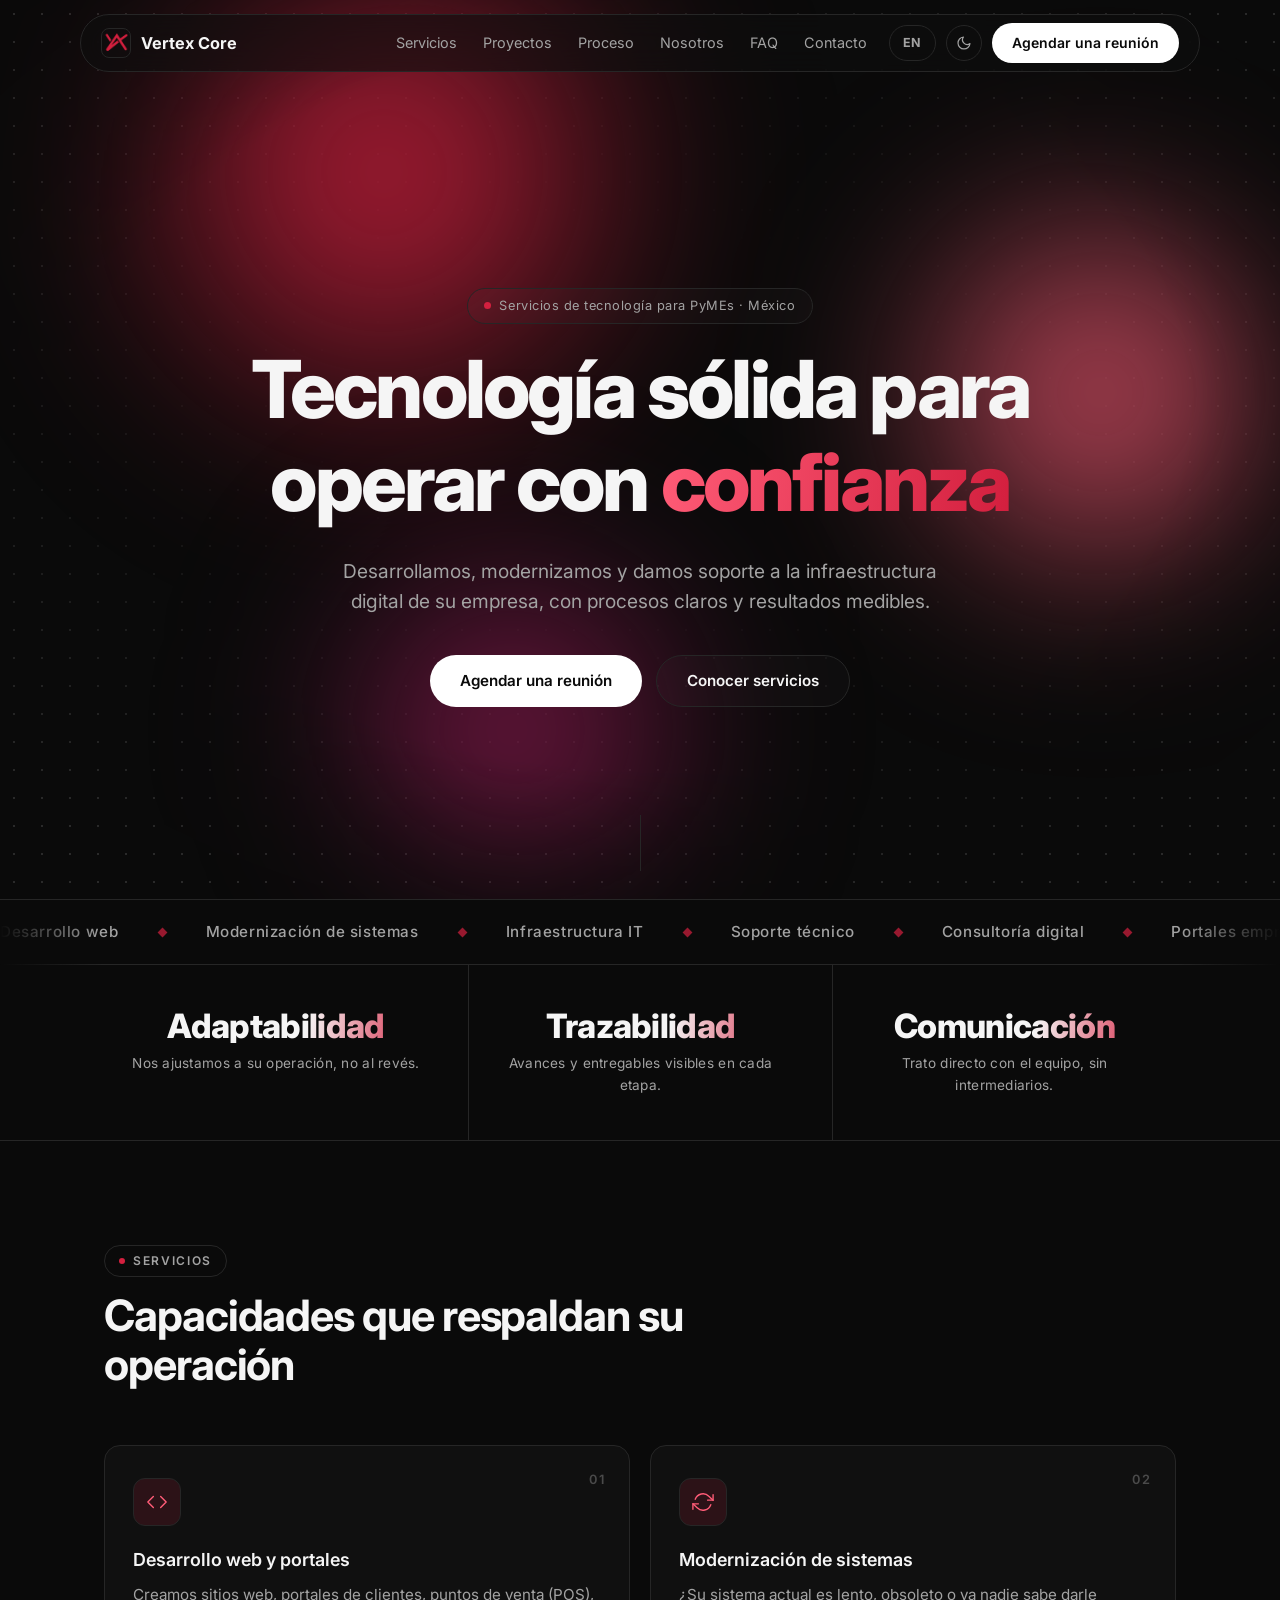
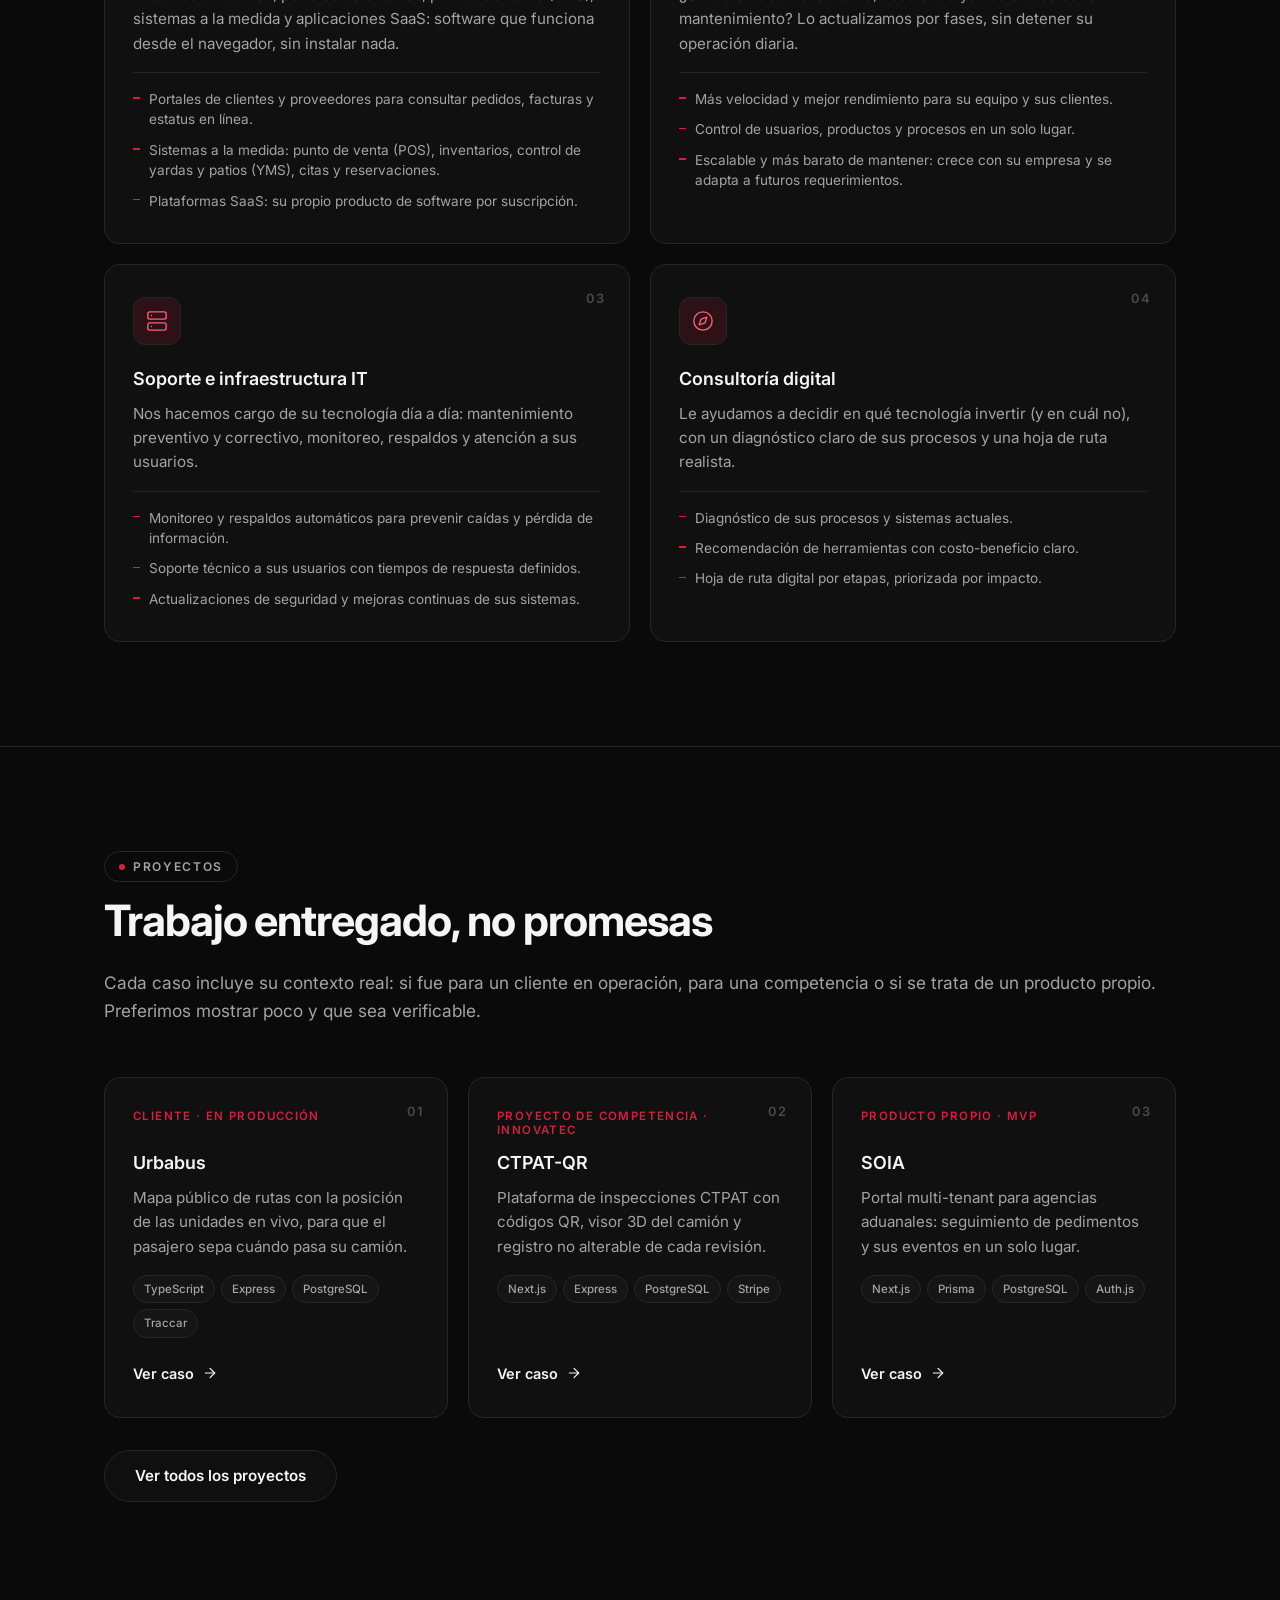
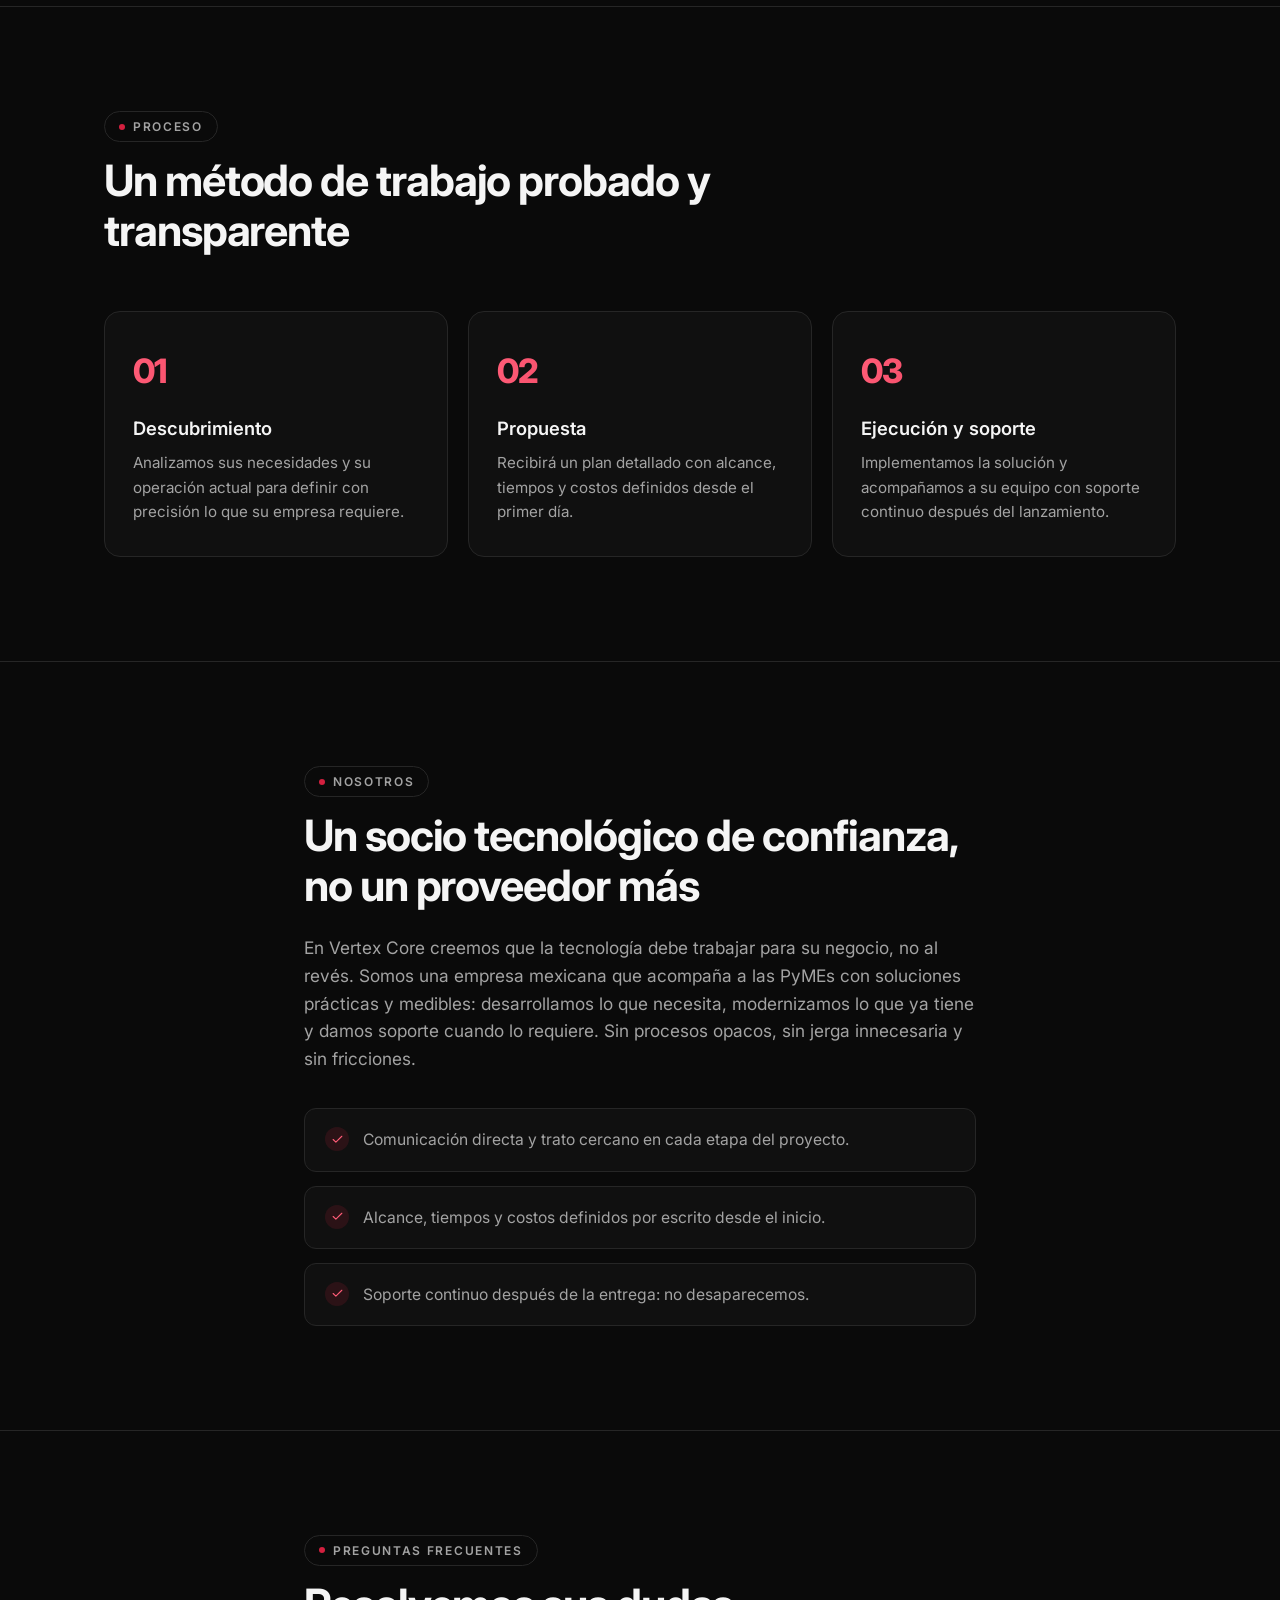
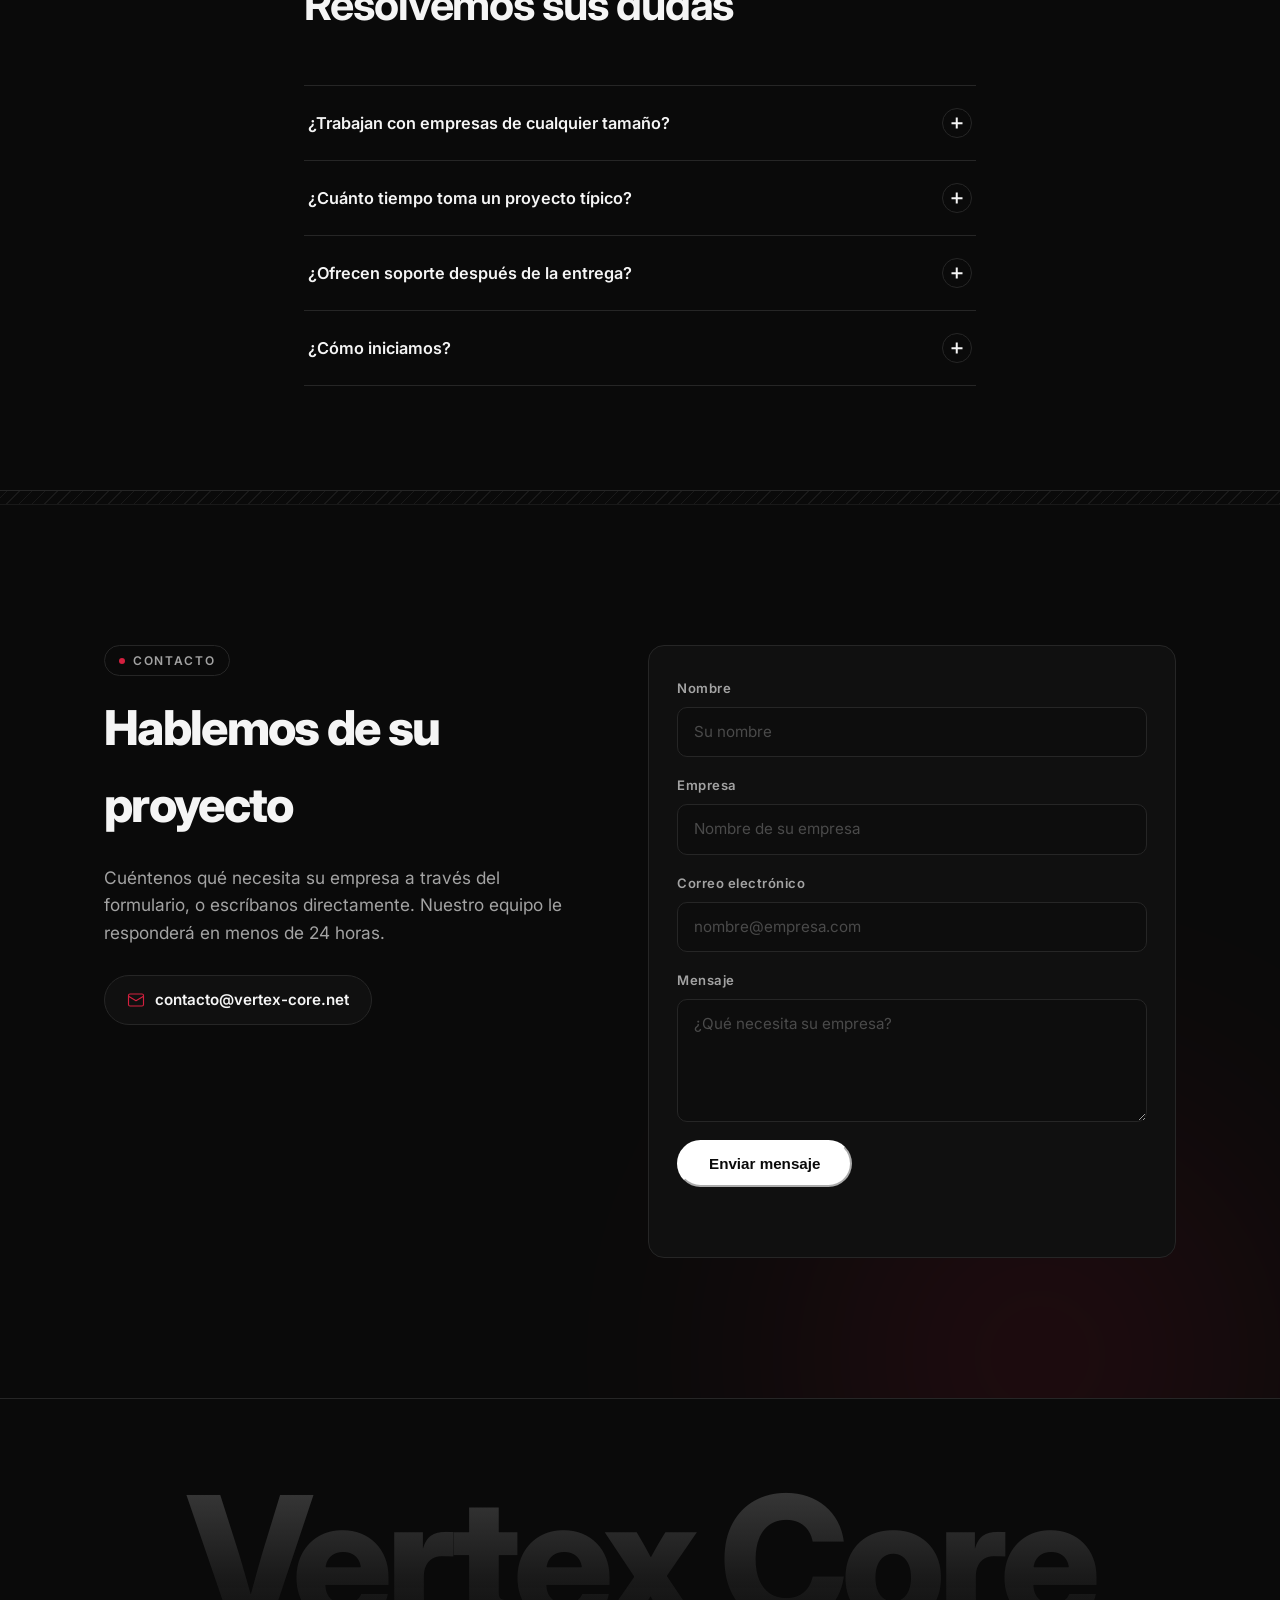
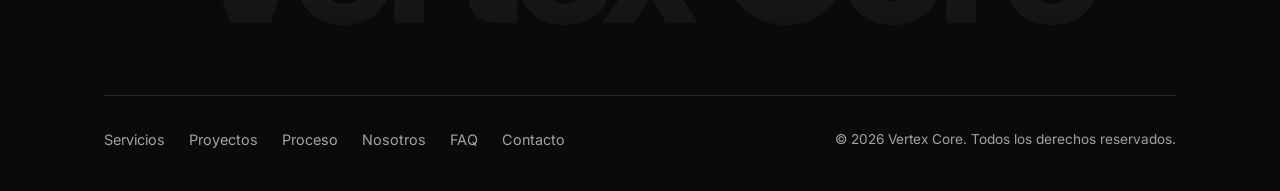
<file: index.html>
<!DOCTYPE html>
<html lang="es-MX" data-theme="dark">
<head>
  <meta charset="UTF-8" />
  <meta name="viewport" content="width=device-width, initial-scale=1.0" />

  <!-- Aplica el tema guardado antes de pintar (evita parpadeo) -->
  <script>
    document.documentElement.dataset.theme =
      localStorage.getItem("vc-theme") || "dark";
  </script>

  <!-- Verificación de Google Search Console -->
  <meta name="google-site-verification" content="jaWCtbLN-kDhNY8zZSbaZJ_0RAD1infKfPWl3jXxiXE" />

  <!-- SEO básico -->
  <title>Vertex Core — Tecnología sólida para operar con confianza</title>
  <meta name="description" id="metaDesc" content="Vertex Core: desarrollo web, modernización de sistemas, soporte e infraestructura digital para PyMEs en México. Procesos claros y resultados medibles." />
  <link rel="canonical" href="https://vertex-core.net/" />

  <!-- Open Graph -->
  <meta property="og:type" content="website" />
  <meta property="og:url" content="https://vertex-core.net/" />
  <meta property="og:title" content="Vertex Core — Tecnología sólida para operar con confianza" />
  <meta property="og:description" content="Desarrollo web, modernización y soporte IT para PyMEs en México." />
  <meta property="og:image" content="https://vertex-core.net/og-image.png" />
  <meta property="og:locale" content="es_MX" />

  <!-- Twitter / X -->
  <meta name="twitter:card" content="summary_large_image" />
  <meta name="twitter:title" content="Vertex Core — Tecnología sólida para operar con confianza" />
  <meta name="twitter:description" content="Desarrollo web, modernización y soporte IT para PyMEs en México." />
  <meta name="twitter:image" content="https://vertex-core.net/og-image.png" />

  <!-- Datos estructurados para buscadores (schema.org) -->
  <script type="application/ld+json">
  {
    "@context": "https://schema.org",
    "@type": "ProfessionalService",
    "name": "Vertex Core",
    "url": "https://vertex-core.net/",
    "logo": "https://vertex-core.net/logo-128.png",
    "description": "Desarrollo web, modernización de sistemas, soporte e infraestructura digital para PyMEs en México.",
    "email": "contacto@vertex-core.net",
    "areaServed": "MX",
    "knowsLanguage": ["es", "en"]
  }
  </script>

  <!-- Favicon: logo de Vertex Core -->
  <link rel="icon" type="image/png" href="favicon.png" />

  <!-- Tipografía: Inter desde Google Fonts -->
  <link rel="preconnect" href="https://fonts.googleapis.com" />
  <link rel="preconnect" href="https://fonts.gstatic.com" crossorigin />
  <link href="https://fonts.googleapis.com/css2?family=Inter:wght@400;500;600;700;800&display=swap" rel="stylesheet" />

  <link rel="stylesheet" href="styles.css" />
</head>
<body>

  <!-- Velo superior: desvanece (blur progresivo) el contenido que pasa bajo la nav -->
  <div class="nav-fade" id="navFade" aria-hidden="true"></div>

  <!-- ============ NAVEGACIÓN FLOTANTE ============ -->
  <header class="nav" id="nav">
    <div class="nav__inner">
      <a href="#inicio" class="nav__logo" aria-label="Vertex Core — inicio">
        <img src="logo-128.png" alt="" class="nav__logo-mark" width="30" height="30" />
        <span class="nav__logo-text">Vertex Core</span>
      </a>

      <div class="nav__right">
        <nav class="nav__links" aria-label="Navegación principal">
          <a href="#servicios" data-i18n="nav.services">Servicios</a>
          <a href="#proyectos" data-i18n="nav.projects">Proyectos</a>
          <a href="#proceso" data-i18n="nav.process">Proceso</a>
          <a href="#nosotros" data-i18n="nav.about">Nosotros</a>
          <a href="#faq" data-i18n="nav.faq">FAQ</a>
          <a href="#contacto" data-i18n="nav.contact">Contacto</a>
        </nav>

        <!-- Toggle de idioma -->
        <button class="icon-btn icon-btn--lang" id="langToggle" aria-label="Switch to English">EN</button>

        <!-- Toggle de tema claro/oscuro -->
        <button class="icon-btn" id="themeToggle" aria-label="Cambiar tema">
          <svg class="icon-moon" viewBox="0 0 24 24" fill="none" stroke="currentColor" stroke-width="1.8" stroke-linecap="round" stroke-linejoin="round" aria-hidden="true"><path d="M21 12.79A9 9 0 1 1 11.21 3 7 7 0 0 0 21 12.79z"/></svg>
          <svg class="icon-sun" viewBox="0 0 24 24" fill="none" stroke="currentColor" stroke-width="1.8" stroke-linecap="round" stroke-linejoin="round" aria-hidden="true"><circle cx="12" cy="12" r="4"/><line x1="12" y1="2" x2="12" y2="4"/><line x1="12" y1="20" x2="12" y2="22"/><line x1="4.93" y1="4.93" x2="6.34" y2="6.34"/><line x1="17.66" y1="17.66" x2="19.07" y2="19.07"/><line x1="2" y1="12" x2="4" y2="12"/><line x1="20" y1="12" x2="22" y2="12"/><line x1="4.93" y1="19.07" x2="6.34" y2="17.66"/><line x1="17.66" y1="6.34" x2="19.07" y2="4.93"/></svg>
        </button>

        <a href="#contacto" class="btn btn--primary btn--sm nav__cta" data-i18n="nav.cta">Agendar una reunión</a>
      </div>

      <!-- Botón menú móvil -->
      <button class="nav__toggle" id="navToggle" aria-label="Abrir menú" aria-expanded="false">
        <span></span><span></span>
      </button>
    </div>

    <!-- Menú móvil desplegable -->
    <div class="nav__mobile" id="navMobile">
      <a href="#servicios" data-i18n="nav.services">Servicios</a>
      <a href="#proyectos" data-i18n="nav.projects">Proyectos</a>
      <a href="#proceso" data-i18n="nav.process">Proceso</a>
      <a href="#nosotros" data-i18n="nav.about">Nosotros</a>
      <a href="#faq" data-i18n="nav.faq">FAQ</a>
      <a href="#contacto" data-i18n="nav.contact">Contacto</a>
      <a href="#contacto" class="btn btn--primary" data-i18n="nav.cta">Agendar una reunión</a>
    </div>
  </header>

  <main id="inicio">

    <!-- ============ HERO ============ -->
    <section class="hero">
      <!-- Fondo: retícula de puntos + aurora suave con efecto "breath" -->
      <div class="hero__grid" id="heroGrid" aria-hidden="true"></div>
      <div class="hero__aurora" aria-hidden="true">
        <div class="hero__aurora-blob hero__aurora-blob--1"></div>
        <div class="hero__aurora-blob hero__aurora-blob--2"></div>
        <div class="hero__aurora-blob hero__aurora-blob--3"></div>
      </div>

      <div class="container hero__content">
        <!-- Entrada animada: cada línea sube y aparece al cargar -->
        <p class="hero__eyebrow anim-load" style="--ad: 0.1s">
          <span class="hero__eyebrow-dot"></span><span data-i18n="hero.eyebrow">Servicios de tecnología para PyMEs · México</span>
        </p>
        <h1 class="hero__title">
          <span class="line"><span class="line__inner" style="--ad: 0.25s" data-i18n="hero.l1">Tecnología sólida para</span></span>
          <span class="line"><span class="line__inner" style="--ad: 0.4s" data-i18n-html="hero.l2">operar con <span class="text-gradient">confianza</span></span></span>
        </h1>
        <p class="hero__subtitle anim-load" style="--ad: 0.6s" data-i18n="hero.subtitle">
          Desarrollamos, modernizamos y damos soporte a la infraestructura
          digital de su empresa, con procesos claros y resultados medibles.
        </p>
        <div class="hero__actions anim-load" style="--ad: 0.75s">
          <a href="#contacto" class="btn btn--primary" data-i18n="hero.cta1">Agendar una reunión</a>
          <a href="#servicios" class="btn btn--secondary" data-i18n="hero.cta2">Conocer servicios</a>
        </div>
      </div>

      <!-- Indicador de scroll -->
      <div class="hero__scroll anim-load" style="--ad: 1.1s" aria-hidden="true">
        <span class="hero__scroll-line"></span>
      </div>
    </section>

    <!-- ============ MARQUESINA DE ESPECIALIDADES ============ -->
    <div class="marquee" aria-hidden="true">
      <div class="marquee__track">
        <!-- El contenido se duplica para lograr el desplazamiento infinito -->
        <span data-i18n="mq.1">Desarrollo web</span><i></i>
        <span data-i18n="mq.2">Modernización de sistemas</span><i></i>
        <span data-i18n="mq.3">Infraestructura IT</span><i></i>
        <span data-i18n="mq.4">Soporte técnico</span><i></i>
        <span data-i18n="mq.5">Consultoría digital</span><i></i>
        <span data-i18n="mq.6">Portales empresariales</span><i></i>
        <span data-i18n="mq.1">Desarrollo web</span><i></i>
        <span data-i18n="mq.2">Modernización de sistemas</span><i></i>
        <span data-i18n="mq.3">Infraestructura IT</span><i></i>
        <span data-i18n="mq.4">Soporte técnico</span><i></i>
        <span data-i18n="mq.5">Consultoría digital</span><i></i>
        <span data-i18n="mq.6">Portales empresariales</span><i></i>
      </div>
    </div>

    <!-- ============ PILARES ============ -->
    <section class="metrics">
      <div class="container grid grid--metrics">
        <div class="metric reveal">
          <p class="metric__value metric__value--word" data-i18n="pillars.1t">Adaptabilidad</p>
          <p class="metric__label" data-i18n="pillars.1d">Nos ajustamos a su operación, no al revés.</p>
        </div>
        <div class="metric reveal">
          <p class="metric__value metric__value--word" data-i18n="pillars.2t">Trazabilidad</p>
          <p class="metric__label" data-i18n="pillars.2d">Avances y entregables visibles en cada etapa.</p>
        </div>
        <div class="metric reveal">
          <p class="metric__value metric__value--word" data-i18n="pillars.3t">Comunicación</p>
          <p class="metric__label" data-i18n="pillars.3d">Trato directo con el equipo, sin intermediarios.</p>
        </div>
      </div>
    </section>

    <!-- ============ SERVICIOS ============ -->
    <section class="section" id="servicios">
      <div class="container">
        <div class="section__head reveal">
          <p class="section__label" data-i18n="services.label">Servicios</p>
          <h2 class="section__title title-reveal">
            <span class="line"><span class="line__inner line__inner--scroll" data-i18n="services.title">Capacidades que respaldan su operación</span></span>
          </h2>
        </div>

        <div class="grid grid--services">
          <article class="card reveal">
            <span class="card__number">01</span>
            <div class="card__icon" aria-hidden="true">
              <svg viewBox="0 0 24 24" fill="none" stroke="currentColor" stroke-width="1.5" stroke-linecap="round" stroke-linejoin="round"><polyline points="16 18 22 12 16 6"/><polyline points="8 6 2 12 8 18"/></svg>
            </div>
            <h3 class="card__title" data-i18n="services.1t">Desarrollo web y portales</h3>
            <p class="card__text" data-i18n="services.1d">Creamos sitios web, portales de clientes, puntos de venta (POS), sistemas a la medida y aplicaciones SaaS: software que funciona desde el navegador, sin instalar nada.</p>
            <ul class="card__list">
              <li data-i18n="services.1l1">Portales de clientes y proveedores para consultar pedidos, facturas y estatus en línea.</li>
              <li data-i18n="services.1l2">Sistemas a la medida: punto de venta (POS), inventarios, control de yardas y patios (YMS), citas y reservaciones.</li>
              <li data-i18n="services.1l3">Plataformas SaaS: su propio producto de software por suscripción.</li>
            </ul>
          </article>

          <article class="card reveal">
            <span class="card__number">02</span>
            <div class="card__icon" aria-hidden="true">
              <svg viewBox="0 0 24 24" fill="none" stroke="currentColor" stroke-width="1.5" stroke-linecap="round" stroke-linejoin="round"><polyline points="23 4 23 10 17 10"/><polyline points="1 20 1 14 7 14"/><path d="M3.51 9a9 9 0 0 1 14.85-3.36L23 10M1 14l4.64 4.36A9 9 0 0 0 20.49 15"/></svg>
            </div>
            <h3 class="card__title" data-i18n="services.2t">Modernización de sistemas</h3>
            <p class="card__text" data-i18n="services.2d">¿Su sistema actual es lento, obsoleto o ya nadie sabe darle mantenimiento? Lo actualizamos por fases, sin detener su operación diaria.</p>
            <ul class="card__list">
              <li data-i18n="services.2l1">Más velocidad y mejor rendimiento para su equipo y sus clientes.</li>
              <li data-i18n="services.2l2">Control de usuarios, productos y procesos en un solo lugar.</li>
              <li data-i18n="services.2l3">Escalable y más barato de mantener: crece con su empresa y se adapta a futuros requerimientos.</li>
            </ul>
          </article>

          <article class="card reveal">
            <span class="card__number">03</span>
            <div class="card__icon" aria-hidden="true">
              <svg viewBox="0 0 24 24" fill="none" stroke="currentColor" stroke-width="1.5" stroke-linecap="round" stroke-linejoin="round"><rect x="2" y="2" width="20" height="8" rx="2"/><rect x="2" y="14" width="20" height="8" rx="2"/><line x1="6" y1="6" x2="6.01" y2="6"/><line x1="6" y1="18" x2="6.01" y2="18"/></svg>
            </div>
            <h3 class="card__title" data-i18n="services.3t">Soporte e infraestructura IT</h3>
            <p class="card__text" data-i18n="services.3d">Nos hacemos cargo de su tecnología día a día: mantenimiento preventivo y correctivo, monitoreo, respaldos y atención a sus usuarios.</p>
            <ul class="card__list">
              <li data-i18n="services.3l1">Monitoreo y respaldos automáticos para prevenir caídas y pérdida de información.</li>
              <li data-i18n="services.3l2">Soporte técnico a sus usuarios con tiempos de respuesta definidos.</li>
              <li data-i18n="services.3l3">Actualizaciones de seguridad y mejoras continuas de sus sistemas.</li>
            </ul>
          </article>

          <article class="card reveal">
            <span class="card__number">04</span>
            <div class="card__icon" aria-hidden="true">
              <svg viewBox="0 0 24 24" fill="none" stroke="currentColor" stroke-width="1.5" stroke-linecap="round" stroke-linejoin="round"><circle cx="12" cy="12" r="10"/><polygon points="16.24 7.76 14.12 14.12 7.76 16.24 9.88 9.88 16.24 7.76"/></svg>
            </div>
            <h3 class="card__title" data-i18n="services.4t">Consultoría digital</h3>
            <p class="card__text" data-i18n="services.4d">Le ayudamos a decidir en qué tecnología invertir (y en cuál no), con un diagnóstico claro de sus procesos y una hoja de ruta realista.</p>
            <ul class="card__list">
              <li data-i18n="services.4l1">Diagnóstico de sus procesos y sistemas actuales.</li>
              <li data-i18n="services.4l2">Recomendación de herramientas con costo-beneficio claro.</li>
              <li data-i18n="services.4l3">Hoja de ruta digital por etapas, priorizada por impacto.</li>
            </ul>
          </article>
        </div>
      </div>
    </section>

    <!-- ============ PROYECTOS (vista previa) ============ -->
    <section class="section" id="proyectos">
      <div class="container">
        <div class="section__head reveal">
          <p class="section__label" data-i18n="pl.label">Proyectos</p>
          <h2 class="section__title title-reveal">
            <span class="line"><span class="line__inner line__inner--scroll" data-i18n="pl.title">Trabajo entregado, no promesas</span></span>
          </h2>
          <p class="section__text reveal" data-i18n="pl.text">Cada caso incluye su contexto real: si fue para un cliente en operación, para una competencia o si se trata de un producto propio. Preferimos mostrar poco y que sea verificable.</p>
        </div>

        <div class="grid grid--projects">
          <article class="card pcard reveal">
            <span class="card__number">01</span>
            <p class="pcard__tag" data-i18n="u.tag">Cliente · En producción</p>
            <h3 class="card__title" data-i18n="u.name">Urbabus</h3>
            <p class="card__text" data-i18n="u.summary">Mapa público de rutas con la posición de las unidades en vivo, para que el pasajero sepa cuándo pasa su camión.</p>
            <ul class="chips chips--sm">
                <li class="chip">TypeScript</li>
                <li class="chip">Express</li>
                <li class="chip">PostgreSQL</li>
                <li class="chip">Traccar</li>
            </ul>
            <a class="pcard__link" href="/proyectos/urbabus/">
              <span data-i18n="pl.view">Ver caso</span>
              <svg viewBox="0 0 24 24" fill="none" stroke="currentColor" stroke-width="1.8" stroke-linecap="round" stroke-linejoin="round" aria-hidden="true"><line x1="5" y1="12" x2="19" y2="12"/><polyline points="12 5 19 12 12 19"/></svg>
            </a>
          </article>

          <article class="card pcard reveal">
            <span class="card__number">02</span>
            <p class="pcard__tag" data-i18n="c.tag">Proyecto de competencia · InnovaTec</p>
            <h3 class="card__title" data-i18n="c.name">CTPAT-QR</h3>
            <p class="card__text" data-i18n="c.summary">Plataforma de inspecciones CTPAT con códigos QR, visor 3D del camión y registro no alterable de cada revisión.</p>
            <ul class="chips chips--sm">
                <li class="chip">Next.js</li>
                <li class="chip">Express</li>
                <li class="chip">PostgreSQL</li>
                <li class="chip">Stripe</li>
            </ul>
            <a class="pcard__link" href="/proyectos/ctpat-qr/">
              <span data-i18n="pl.view">Ver caso</span>
              <svg viewBox="0 0 24 24" fill="none" stroke="currentColor" stroke-width="1.8" stroke-linecap="round" stroke-linejoin="round" aria-hidden="true"><line x1="5" y1="12" x2="19" y2="12"/><polyline points="12 5 19 12 12 19"/></svg>
            </a>
          </article>

          <article class="card pcard reveal">
            <span class="card__number">03</span>
            <p class="pcard__tag" data-i18n="s.tag">Producto propio · MVP</p>
            <h3 class="card__title" data-i18n="s.name">SOIA</h3>
            <p class="card__text" data-i18n="s.summary">Portal multi-tenant para agencias aduanales: seguimiento de pedimentos y sus eventos en un solo lugar.</p>
            <ul class="chips chips--sm">
                <li class="chip">Next.js</li>
                <li class="chip">Prisma</li>
                <li class="chip">PostgreSQL</li>
                <li class="chip">Auth.js</li>
            </ul>
            <a class="pcard__link" href="/proyectos/soia/">
              <span data-i18n="pl.view">Ver caso</span>
              <svg viewBox="0 0 24 24" fill="none" stroke="currentColor" stroke-width="1.8" stroke-linecap="round" stroke-linejoin="round" aria-hidden="true"><line x1="5" y1="12" x2="19" y2="12"/><polyline points="12 5 19 12 12 19"/></svg>
            </a>
          </article>
        </div>

        <a href="/proyectos/" class="btn btn--secondary" style="margin-top: 32px;" data-i18n="pl.viewAll">Ver todos los proyectos</a>
      </div>
    </section>

    <!-- ============ PROCESO ============ -->
    <section class="section" id="proceso">
      <div class="container">
        <div class="section__head reveal">
          <p class="section__label" data-i18n="process.label">Proceso</p>
          <h2 class="section__title title-reveal">
            <span class="line"><span class="line__inner line__inner--scroll" data-i18n="process.title">Un método de trabajo probado y transparente</span></span>
          </h2>
        </div>

        <ol class="grid grid--steps">
          <li class="step reveal">
            <span class="step__number">01</span>
            <h3 class="step__title" data-i18n="process.1t">Descubrimiento</h3>
            <p class="step__text" data-i18n="process.1d">Analizamos sus necesidades y su operación actual para definir con precisión lo que su empresa requiere.</p>
          </li>
          <li class="step reveal">
            <span class="step__number">02</span>
            <h3 class="step__title" data-i18n="process.2t">Propuesta</h3>
            <p class="step__text" data-i18n="process.2d">Recibirá un plan detallado con alcance, tiempos y costos definidos desde el primer día.</p>
          </li>
          <li class="step reveal">
            <span class="step__number">03</span>
            <h3 class="step__title" data-i18n="process.3t">Ejecución y soporte</h3>
            <p class="step__text" data-i18n="process.3d">Implementamos la solución y acompañamos a su equipo con soporte continuo después del lanzamiento.</p>
          </li>
        </ol>
      </div>
    </section>

    <!-- ============ NOSOTROS ============ -->
    <section class="section" id="nosotros">
      <div class="container container--narrow reveal">
        <p class="section__label" data-i18n="about.label">Nosotros</p>
        <h2 class="section__title title-reveal">
          <span class="line"><span class="line__inner line__inner--scroll" data-i18n="about.title">Un socio tecnológico de confianza, no un proveedor más</span></span>
        </h2>
        <p class="section__text" data-i18n="about.text">
          En Vertex Core creemos que la tecnología debe trabajar para su
          negocio, no al revés. Somos una empresa mexicana que acompaña a las
          PyMEs con soluciones prácticas y medibles: desarrollamos lo que
          necesita, modernizamos lo que ya tiene y damos soporte cuando lo
          requiere. Sin procesos opacos, sin jerga innecesaria y sin fricciones.
        </p>

        <!-- Diferenciadores -->
        <ul class="values">
          <li class="values__item reveal">
            <span class="values__check" aria-hidden="true">
              <svg viewBox="0 0 24 24" fill="none" stroke="currentColor" stroke-width="2" stroke-linecap="round" stroke-linejoin="round"><polyline points="20 6 9 17 4 12"/></svg>
            </span>
            <span data-i18n="about.v1">Comunicación directa y trato cercano en cada etapa del proyecto.</span>
          </li>
          <li class="values__item reveal">
            <span class="values__check" aria-hidden="true">
              <svg viewBox="0 0 24 24" fill="none" stroke="currentColor" stroke-width="2" stroke-linecap="round" stroke-linejoin="round"><polyline points="20 6 9 17 4 12"/></svg>
            </span>
            <span data-i18n="about.v2">Alcance, tiempos y costos definidos por escrito desde el inicio.</span>
          </li>
          <li class="values__item reveal">
            <span class="values__check" aria-hidden="true">
              <svg viewBox="0 0 24 24" fill="none" stroke="currentColor" stroke-width="2" stroke-linecap="round" stroke-linejoin="round"><polyline points="20 6 9 17 4 12"/></svg>
            </span>
            <span data-i18n="about.v3">Soporte continuo después de la entrega: no desaparecemos.</span>
          </li>
        </ul>
      </div>
    </section>

    <!-- ============ FAQ ============ -->
    <section class="section" id="faq">
      <div class="container container--narrow">
        <div class="section__head reveal">
          <p class="section__label" data-i18n="faq.label">Preguntas frecuentes</p>
          <h2 class="section__title title-reveal">
            <span class="line"><span class="line__inner line__inner--scroll" data-i18n="faq.title">Resolvemos sus dudas</span></span>
          </h2>
        </div>

        <div class="faq reveal">
          <div class="faq__item">
            <button class="faq__question" aria-expanded="false">
              <span data-i18n="faq.q1">¿Trabajan con empresas de cualquier tamaño?</span>
              <span class="faq__icon" aria-hidden="true"></span>
            </button>
            <div class="faq__answer">
              <p data-i18n="faq.a1">Nos especializamos en PyMEs. Nuestros procesos, tiempos y costos están pensados para empresas que necesitan avanzar sin fricciones ni estructuras corporativas complejas.</p>
            </div>
          </div>

          <div class="faq__item">
            <button class="faq__question" aria-expanded="false">
              <span data-i18n="faq.q2">¿Cuánto tiempo toma un proyecto típico?</span>
              <span class="faq__icon" aria-hidden="true"></span>
            </button>
            <div class="faq__answer">
              <p data-i18n="faq.a2">Depende del alcance, pero siempre lo definimos por escrito en la propuesta, antes de iniciar. Un sitio web puede tomar semanas; una modernización de sistemas se planea por fases para no detener su operación.</p>
            </div>
          </div>

          <div class="faq__item">
            <button class="faq__question" aria-expanded="false">
              <span data-i18n="faq.q3">¿Ofrecen soporte después de la entrega?</span>
              <span class="faq__icon" aria-hidden="true"></span>
            </button>
            <div class="faq__answer">
              <p data-i18n="faq.a3">Sí. Todos nuestros proyectos incluyen acompañamiento posterior al lanzamiento, y contamos con planes de soporte continuo para mantenimiento, monitoreo y mejoras evolutivas.</p>
            </div>
          </div>

          <div class="faq__item">
            <button class="faq__question" aria-expanded="false">
              <span data-i18n="faq.q4">¿Cómo iniciamos?</span>
              <span class="faq__icon" aria-hidden="true"></span>
            </button>
            <div class="faq__answer">
              <p data-i18n="faq.a4">Con una reunión o mensaje de descubrimiento, sin costo ni compromiso. Escuchamos sus necesidades y le presentamos una propuesta clara con alcance, tiempos y costos definidos.</p>
            </div>
          </div>
        </div>
      </div>
    </section>

    <!-- Tira de textura diagonal (separador estilo Arion) -->
    <div class="hatch" aria-hidden="true"></div>

    <!-- ============ CONTACTO ============ -->
    <section class="section section--cta" id="contacto">
      <div class="container">
        <div class="contact">
          <!-- Columna izquierda: información y correo directo -->
          <div class="contact__info reveal">
            <p class="section__label" data-i18n="contact.label">Contacto</p>
            <h2 class="cta__title title-reveal">
              <span class="line"><span class="line__inner line__inner--scroll" data-i18n="contact.title">Hablemos de su proyecto</span></span>
            </h2>
            <p class="cta__text" data-i18n="contact.text">
              Cuéntenos qué necesita su empresa a través del formulario,
              o escríbanos directamente. Nuestro equipo le responderá
              en menos de 24 horas.
            </p>
            <a href="mailto:contacto@vertex-core.net" class="contact__email">
              <svg viewBox="0 0 24 24" fill="none" stroke="currentColor" stroke-width="1.5" stroke-linecap="round" stroke-linejoin="round" aria-hidden="true"><rect x="2" y="4" width="20" height="16" rx="2"/><path d="m22 7-10 6L2 7"/></svg>
              contacto@vertex-core.net
            </a>
          </div>

          <!-- Columna derecha: formulario -->
          <!-- El envío se procesa con FormSubmit (ver script.js); si falla, se abre el cliente de correo -->
          <form class="contact__form reveal" id="contactForm" novalidate>
            <!-- Honeypot: trampa invisible para bots (FormSubmit descarta si se llena) -->
            <input type="text" name="_honey" class="hp-field" tabindex="-1" autocomplete="off" aria-hidden="true" />
            <div class="field">
              <label for="nombre" data-i18n="form.name">Nombre</label>
              <input type="text" id="nombre" name="nombre" data-i18n-ph="form.namePh" placeholder="Su nombre" required />
            </div>
            <div class="field">
              <label for="empresa" data-i18n="form.company">Empresa</label>
              <input type="text" id="empresa" name="empresa" data-i18n-ph="form.companyPh" placeholder="Nombre de su empresa" />
            </div>
            <div class="field">
              <label for="email" data-i18n="form.email">Correo electrónico</label>
              <input type="email" id="email" name="email" data-i18n-ph="form.emailPh" placeholder="nombre@empresa.com" required />
            </div>
            <div class="field">
              <label for="mensaje" data-i18n="form.message">Mensaje</label>
              <textarea id="mensaje" name="mensaje" rows="4" data-i18n-ph="form.messagePh" placeholder="¿Qué necesita su empresa?" required></textarea>
            </div>
            <button type="submit" class="btn btn--primary contact__submit" data-i18n="form.submit">Enviar mensaje</button>
            <p class="contact__status" id="formStatus" role="status" aria-live="polite"></p>
          </form>
        </div>
      </div>
    </section>

  </main>

  <!-- ============ FOOTER ============ -->
  <footer class="footer">
    <div class="container">
      <p class="footer__brand" aria-hidden="true">Vertex Core</p>
      <div class="footer__row">
        <nav class="footer__links" aria-label="Enlaces del pie de página">
          <a href="#servicios" data-i18n="nav.services">Servicios</a>
          <a href="#proyectos" data-i18n="nav.projects">Proyectos</a>
          <a href="#proceso" data-i18n="nav.process">Proceso</a>
          <a href="#nosotros" data-i18n="nav.about">Nosotros</a>
          <a href="#faq" data-i18n="nav.faq">FAQ</a>
          <a href="#contacto" data-i18n="nav.contact">Contacto</a>
        </nav>
        <p class="footer__copy" data-i18n="footer.copy">© 2026 Vertex Core. Todos los derechos reservados.</p>
      </div>
    </div>
  </footer>

  <script src="script.js"></script>
</body>
</html>
</file>
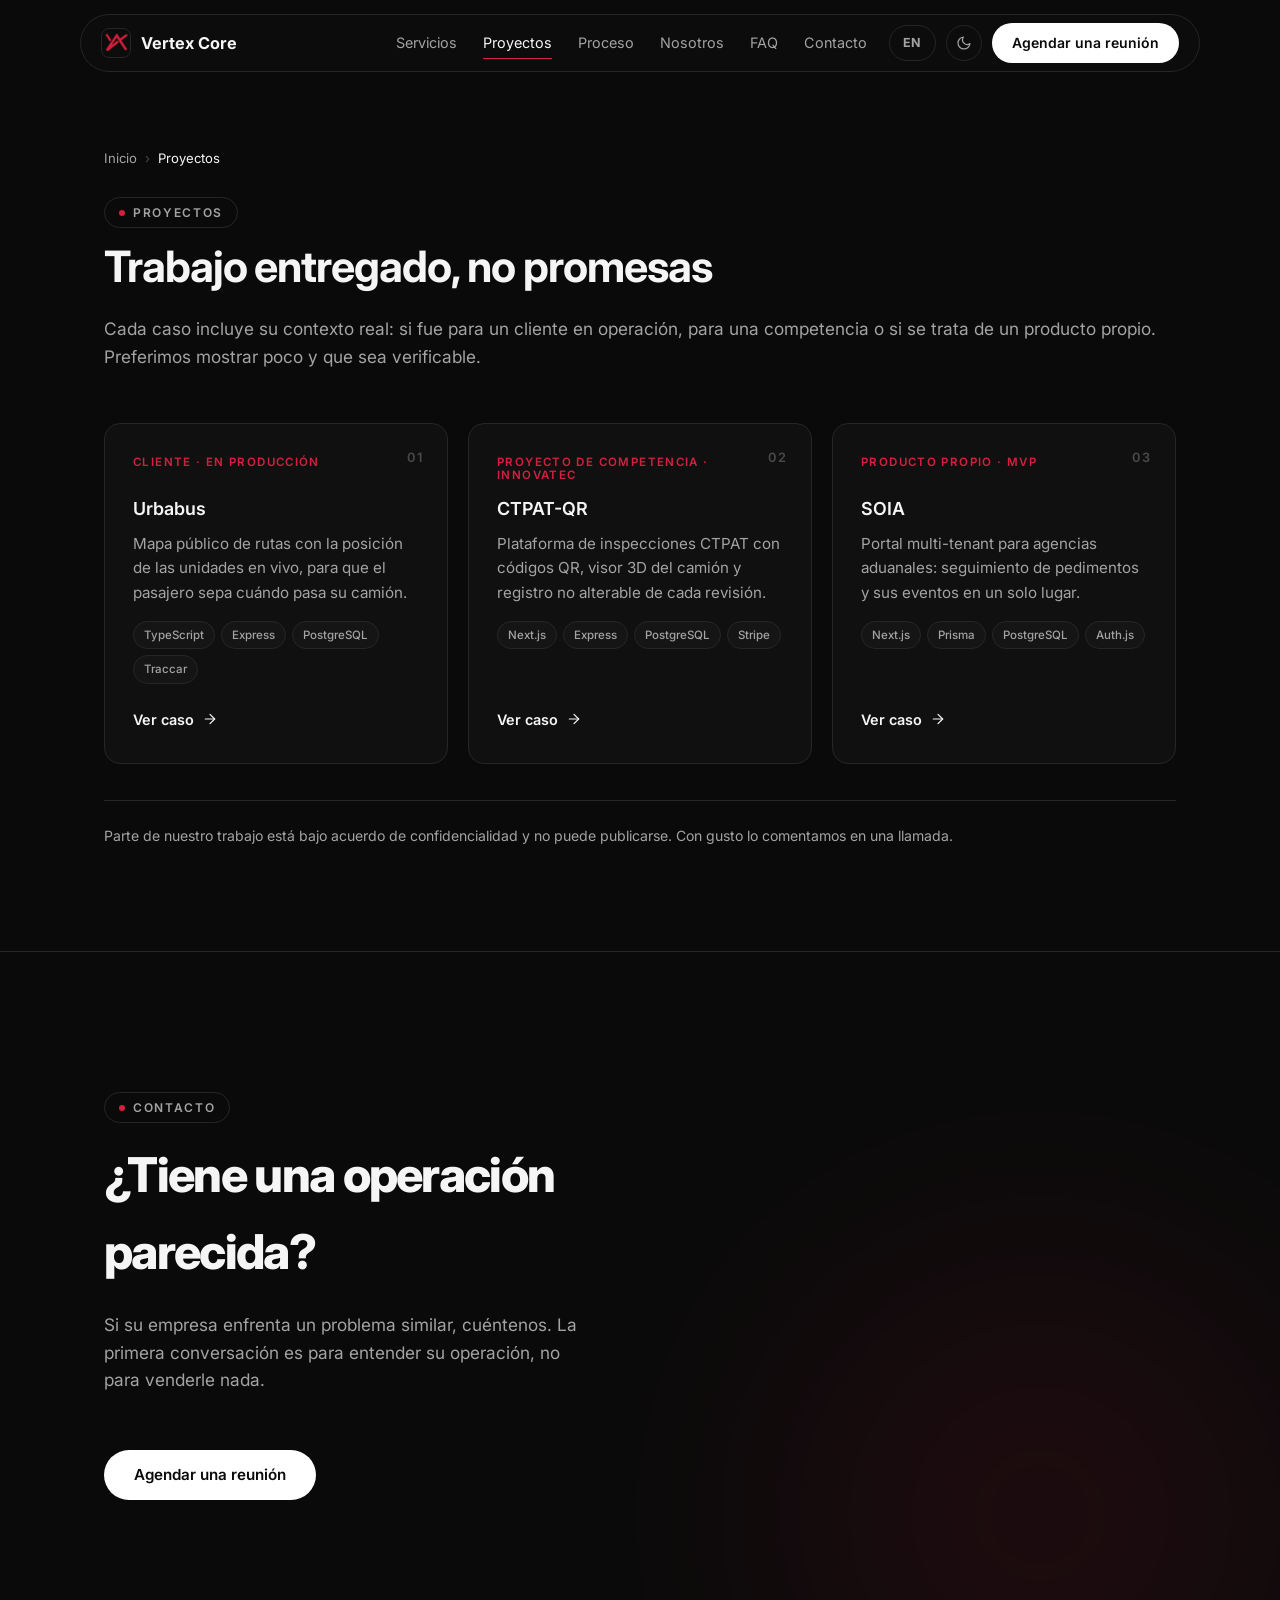
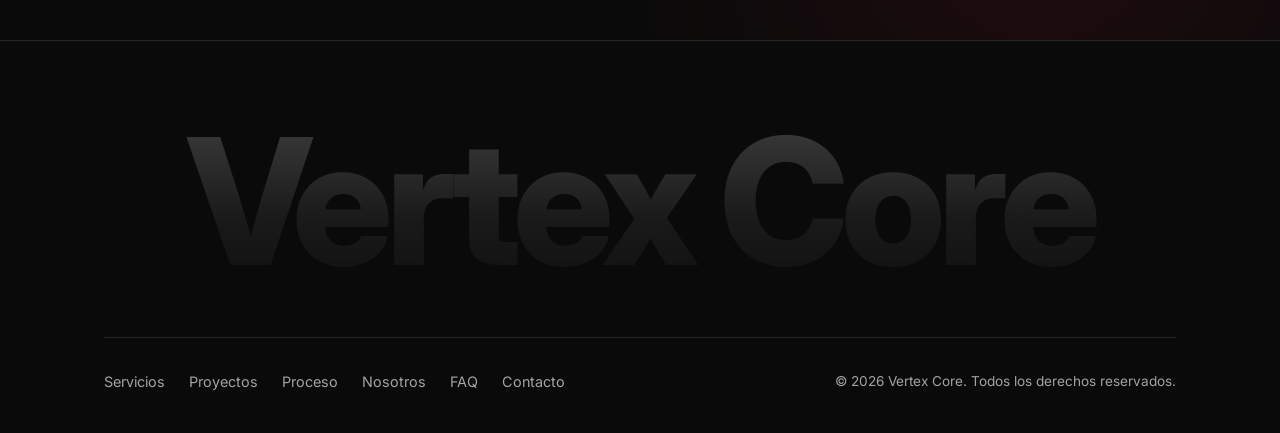
<file: proyectos/index.html>
<!DOCTYPE html>
<html lang="es-MX" data-theme="dark" data-title-key="pl.metaTitle" data-desc-key="pl.metaDesc">
<head>
  <meta charset="UTF-8" />
  <meta name="viewport" content="width=device-width, initial-scale=1.0" />

  <!-- Aplica el tema guardado antes de pintar (evita parpadeo) -->
  <script>
    document.documentElement.dataset.theme =
      localStorage.getItem("vc-theme") || "dark";
  </script>

  <!-- SEO básico -->
  <title>Proyectos — Vertex Core</title>
  <meta name="description" id="metaDesc" content="Casos reales construidos por Vertex Core: rastreo GPS en vivo para transporte urbano, inspecciones CTPAT con trazabilidad y portal para agencias aduanales." />
  <link rel="canonical" href="https://vertex-core.net/proyectos/" />

  <!-- Open Graph -->
  <meta property="og:type" content="website" />
  <meta property="og:url" content="https://vertex-core.net/proyectos/" />
  <meta property="og:title" content="Proyectos — Vertex Core" />
  <meta property="og:description" content="Casos reales construidos por Vertex Core: rastreo GPS en vivo para transporte urbano, inspecciones CTPAT con trazabilidad y portal para agencias aduanales." />
  <meta property="og:image" content="https://vertex-core.net/og-image.png" />
  <meta property="og:locale" content="es_MX" />

  <!-- Twitter / X -->
  <meta name="twitter:card" content="summary_large_image" />
  <meta name="twitter:title" content="Proyectos — Vertex Core" />
  <meta name="twitter:description" content="Casos reales construidos por Vertex Core: rastreo GPS en vivo para transporte urbano, inspecciones CTPAT con trazabilidad y portal para agencias aduanales." />
  <meta name="twitter:image" content="https://vertex-core.net/og-image.png" />

  <!-- Migas de pan para buscadores (schema.org) -->
  <script type="application/ld+json">
  {
    "@context": "https://schema.org",
    "@type": "BreadcrumbList",
    "itemListElement": [
      {
        "@type": "ListItem",
        "position": 1,
        "name": "Inicio",
        "item": "https://vertex-core.net/"
      },
      {
        "@type": "ListItem",
        "position": 2,
        "name": "Proyectos"
      }
    ]
  }
  </script>

  <!-- Favicon: logo de Vertex Core -->
  <link rel="icon" type="image/png" href="/favicon.png" />

  <!-- Tipografía: Inter desde Google Fonts -->
  <link rel="preconnect" href="https://fonts.googleapis.com" />
  <link rel="preconnect" href="https://fonts.gstatic.com" crossorigin />
  <link href="https://fonts.googleapis.com/css2?family=Inter:wght@400;500;600;700;800&display=swap" rel="stylesheet" />

  <link rel="stylesheet" href="/styles.css" />
</head>
<body>

  <!-- Velo superior: desvanece (blur progresivo) el contenido que pasa bajo la nav -->
  <div class="nav-fade" id="navFade" aria-hidden="true"></div>

  <!-- ============ NAVEGACIÓN FLOTANTE ============ -->
  <header class="nav" id="nav">
    <div class="nav__inner">
      <a href="/" class="nav__logo" aria-label="Vertex Core — inicio">
        <img src="/logo-128.png" alt="" class="nav__logo-mark" width="30" height="30" />
        <span class="nav__logo-text">Vertex Core</span>
      </a>

      <div class="nav__right">
        <nav class="nav__links" aria-label="Navegación principal">
          <a href="/#servicios" data-i18n="nav.services">Servicios</a>
          <a href="/#proyectos" class="is-active" aria-current="page" data-i18n="nav.projects">Proyectos</a>
          <a href="/#proceso" data-i18n="nav.process">Proceso</a>
          <a href="/#nosotros" data-i18n="nav.about">Nosotros</a>
          <a href="/#faq" data-i18n="nav.faq">FAQ</a>
          <a href="/#contacto" data-i18n="nav.contact">Contacto</a>
        </nav>

        <!-- Toggle de idioma -->
        <button class="icon-btn icon-btn--lang" id="langToggle" aria-label="Switch to English">EN</button>

        <!-- Toggle de tema claro/oscuro -->
        <button class="icon-btn" id="themeToggle" aria-label="Cambiar tema">
          <svg class="icon-moon" viewBox="0 0 24 24" fill="none" stroke="currentColor" stroke-width="1.8" stroke-linecap="round" stroke-linejoin="round" aria-hidden="true"><path d="M21 12.79A9 9 0 1 1 11.21 3 7 7 0 0 0 21 12.79z"/></svg>
          <svg class="icon-sun" viewBox="0 0 24 24" fill="none" stroke="currentColor" stroke-width="1.8" stroke-linecap="round" stroke-linejoin="round" aria-hidden="true"><circle cx="12" cy="12" r="4"/><line x1="12" y1="2" x2="12" y2="4"/><line x1="12" y1="20" x2="12" y2="22"/><line x1="4.93" y1="4.93" x2="6.34" y2="6.34"/><line x1="17.66" y1="17.66" x2="19.07" y2="19.07"/><line x1="2" y1="12" x2="4" y2="12"/><line x1="20" y1="12" x2="22" y2="12"/><line x1="4.93" y1="19.07" x2="6.34" y2="17.66"/><line x1="17.66" y1="6.34" x2="19.07" y2="4.93"/></svg>
        </button>

        <a href="/#contacto" class="btn btn--primary btn--sm nav__cta" data-i18n="nav.cta">Agendar una reunión</a>
      </div>

      <!-- Botón menú móvil -->
      <button class="nav__toggle" id="navToggle" aria-label="Abrir menú" aria-expanded="false">
        <span></span><span></span>
      </button>
    </div>

    <!-- Menú móvil desplegable -->
    <div class="nav__mobile" id="navMobile">
      <a href="/#servicios" data-i18n="nav.services">Servicios</a>
      <a href="/#proyectos" class="is-active" aria-current="page" data-i18n="nav.projects">Proyectos</a>
      <a href="/#proceso" data-i18n="nav.process">Proceso</a>
      <a href="/#nosotros" data-i18n="nav.about">Nosotros</a>
      <a href="/#faq" data-i18n="nav.faq">FAQ</a>
      <a href="/#contacto" data-i18n="nav.contact">Contacto</a>
      <a href="/#contacto" class="btn btn--primary" data-i18n="nav.cta">Agendar una reunión</a>
    </div>
  </header>

  <main>

    <!-- ============ LISTADO DE PROYECTOS ============ -->
    <section class="section section--case-head">
      <div class="container">
        <nav class="crumb" aria-label="Ruta de navegación">
          <a href="/" data-i18n="bc.home">Inicio</a>
          <span class="crumb__sep" aria-hidden="true">›</span>
          <span class="crumb__current" data-i18n="bc.projects">Proyectos</span>
        </nav>

        <div class="section__head">
          <p class="section__label" data-i18n="pl.label">Proyectos</p>
          <h1 class="section__title title-reveal">
            <span class="line"><span class="line__inner line__inner--scroll" data-i18n="pl.title">Trabajo entregado, no promesas</span></span>
          </h1>
          <p class="section__text reveal" data-i18n="pl.text">Cada caso incluye su contexto real: si fue para un cliente en operación, para una competencia o si se trata de un producto propio. Preferimos mostrar poco y que sea verificable.</p>
        </div>

        <div class="grid grid--projects">
          <article class="card pcard reveal">
            <span class="card__number">01</span>
            <p class="pcard__tag" data-i18n="u.tag">Cliente · En producción</p>
            <h2 class="card__title" data-i18n="u.name">Urbabus</h2>
            <p class="card__text" data-i18n="u.summary">Mapa público de rutas con la posición de las unidades en vivo, para que el pasajero sepa cuándo pasa su camión.</p>
            <ul class="chips chips--sm">
                <li class="chip">TypeScript</li>
                <li class="chip">Express</li>
                <li class="chip">PostgreSQL</li>
                <li class="chip">Traccar</li>
            </ul>
            <a class="pcard__link" href="/proyectos/urbabus/">
              <span data-i18n="pl.view">Ver caso</span>
              <svg viewBox="0 0 24 24" fill="none" stroke="currentColor" stroke-width="1.8" stroke-linecap="round" stroke-linejoin="round" aria-hidden="true"><line x1="5" y1="12" x2="19" y2="12"/><polyline points="12 5 19 12 12 19"/></svg>
            </a>
          </article>

          <article class="card pcard reveal">
            <span class="card__number">02</span>
            <p class="pcard__tag" data-i18n="c.tag">Proyecto de competencia · InnovaTec</p>
            <h2 class="card__title" data-i18n="c.name">CTPAT-QR</h2>
            <p class="card__text" data-i18n="c.summary">Plataforma de inspecciones CTPAT con códigos QR, visor 3D del camión y registro no alterable de cada revisión.</p>
            <ul class="chips chips--sm">
                <li class="chip">Next.js</li>
                <li class="chip">Express</li>
                <li class="chip">PostgreSQL</li>
                <li class="chip">Stripe</li>
            </ul>
            <a class="pcard__link" href="/proyectos/ctpat-qr/">
              <span data-i18n="pl.view">Ver caso</span>
              <svg viewBox="0 0 24 24" fill="none" stroke="currentColor" stroke-width="1.8" stroke-linecap="round" stroke-linejoin="round" aria-hidden="true"><line x1="5" y1="12" x2="19" y2="12"/><polyline points="12 5 19 12 12 19"/></svg>
            </a>
          </article>

          <article class="card pcard reveal">
            <span class="card__number">03</span>
            <p class="pcard__tag" data-i18n="s.tag">Producto propio · MVP</p>
            <h2 class="card__title" data-i18n="s.name">SOIA</h2>
            <p class="card__text" data-i18n="s.summary">Portal multi-tenant para agencias aduanales: seguimiento de pedimentos y sus eventos en un solo lugar.</p>
            <ul class="chips chips--sm">
                <li class="chip">Next.js</li>
                <li class="chip">Prisma</li>
                <li class="chip">PostgreSQL</li>
                <li class="chip">Auth.js</li>
            </ul>
            <a class="pcard__link" href="/proyectos/soia/">
              <span data-i18n="pl.view">Ver caso</span>
              <svg viewBox="0 0 24 24" fill="none" stroke="currentColor" stroke-width="1.8" stroke-linecap="round" stroke-linejoin="round" aria-hidden="true"><line x1="5" y1="12" x2="19" y2="12"/><polyline points="12 5 19 12 12 19"/></svg>
            </a>
          </article>
        </div>

        <p class="pnote reveal" data-i18n="pl.note">Parte de nuestro trabajo está bajo acuerdo de confidencialidad y no puede publicarse. Con gusto lo comentamos en una llamada.</p>
      </div>
    </section>

    <!-- ============ CTA FINAL ============ -->
    <section class="section section--cta">
      <div class="container">
        <div class="case-cta reveal">
          <p class="section__label" data-i18n="contact.label">Contacto</p>
          <h2 class="cta__title title-reveal">
            <span class="line"><span class="line__inner line__inner--scroll" data-i18n="pr.ctaT">¿Tiene una operación parecida?</span></span>
          </h2>
          <p class="cta__text" data-i18n="pr.ctaText">Si su empresa enfrenta un problema similar, cuéntenos. La primera conversación es para entender su operación, no para venderle nada.</p>
          <a href="/#contacto" class="btn btn--primary case-cta__btn" data-i18n="nav.cta">Agendar una reunión</a>
        </div>
      </div>
    </section>
  </main>

  <!-- ============ FOOTER ============ -->
  <footer class="footer">
    <div class="container">
      <p class="footer__brand" aria-hidden="true">Vertex Core</p>
      <div class="footer__row">
        <nav class="footer__links" aria-label="Enlaces del pie de página">
          <a href="/#servicios" data-i18n="nav.services">Servicios</a>
          <a href="/#proyectos" data-i18n="nav.projects">Proyectos</a>
          <a href="/#proceso" data-i18n="nav.process">Proceso</a>
          <a href="/#nosotros" data-i18n="nav.about">Nosotros</a>
          <a href="/#faq" data-i18n="nav.faq">FAQ</a>
          <a href="/#contacto" data-i18n="nav.contact">Contacto</a>
        </nav>
        <p class="footer__copy" data-i18n="footer.copy">© 2026 Vertex Core. Todos los derechos reservados.</p>
      </div>
    </div>
  </footer>

  <script src="/script.js"></script>
</body>
</html>
</file>
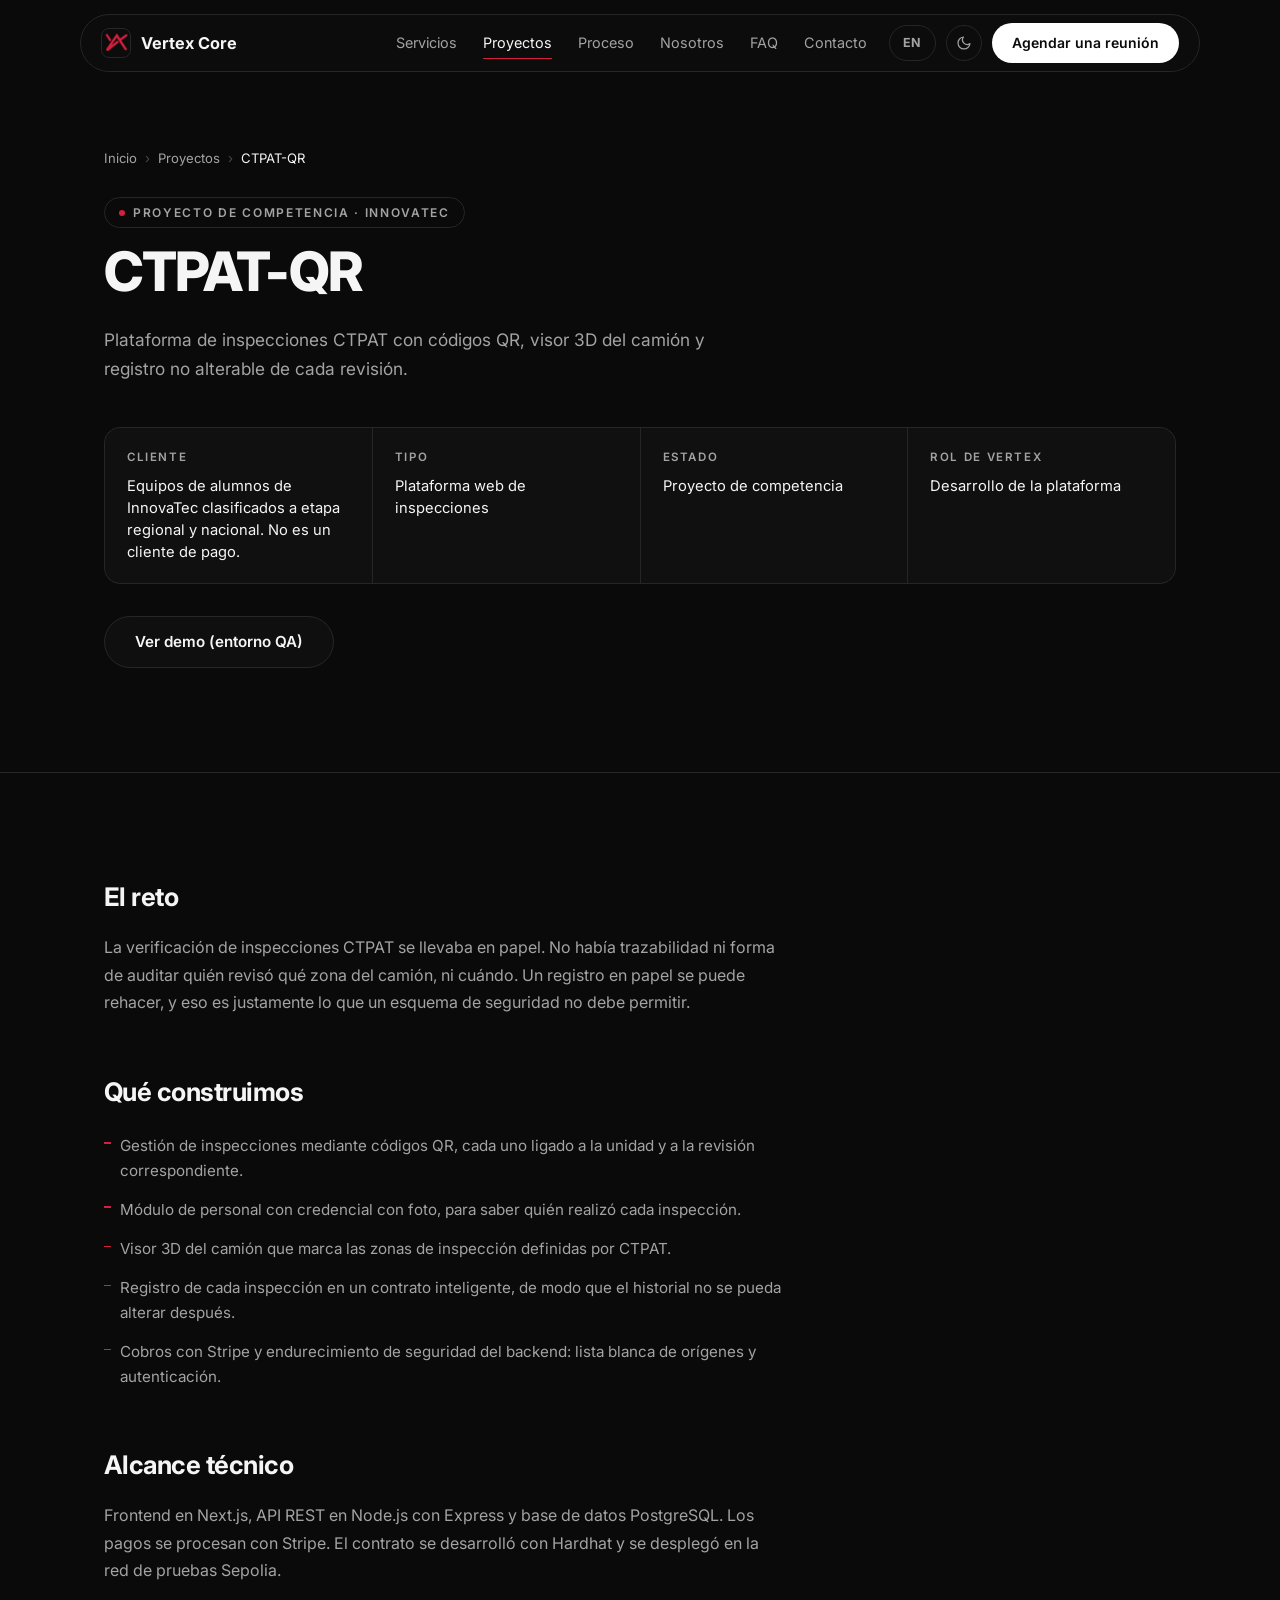
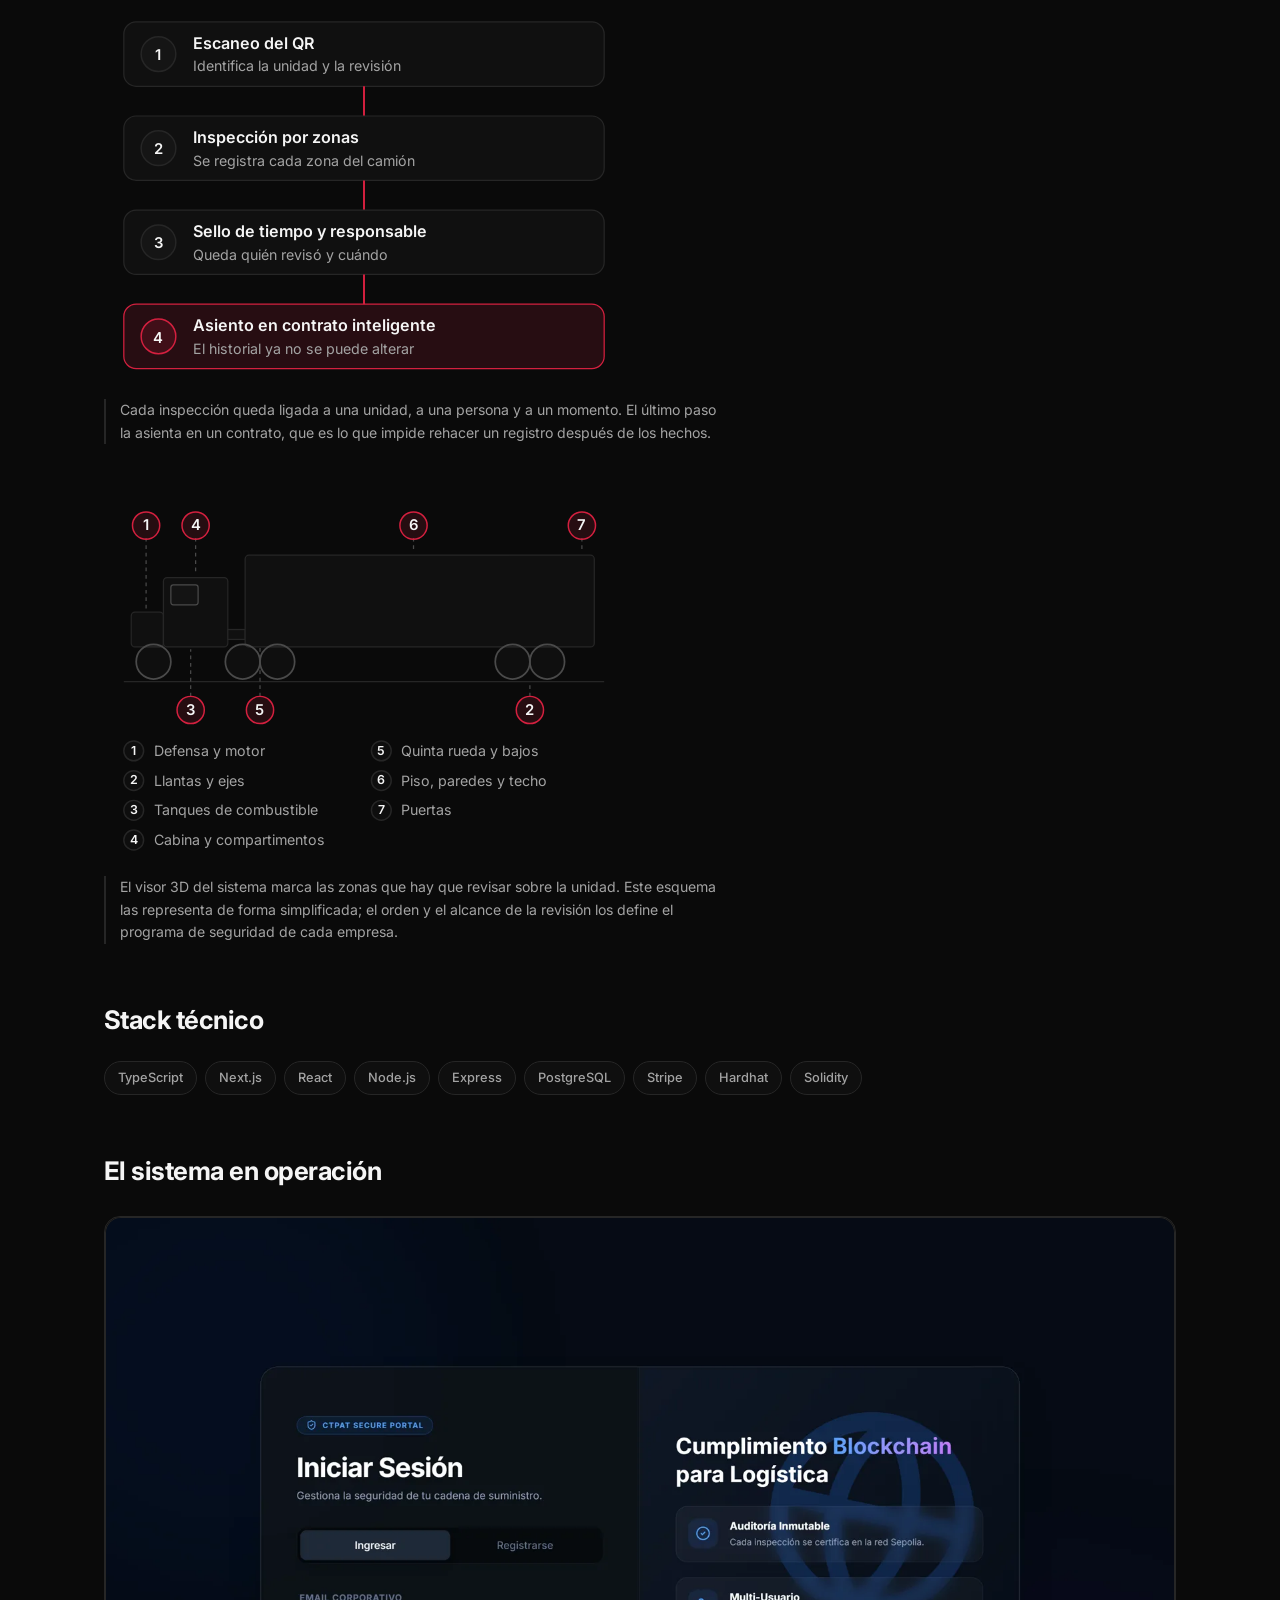
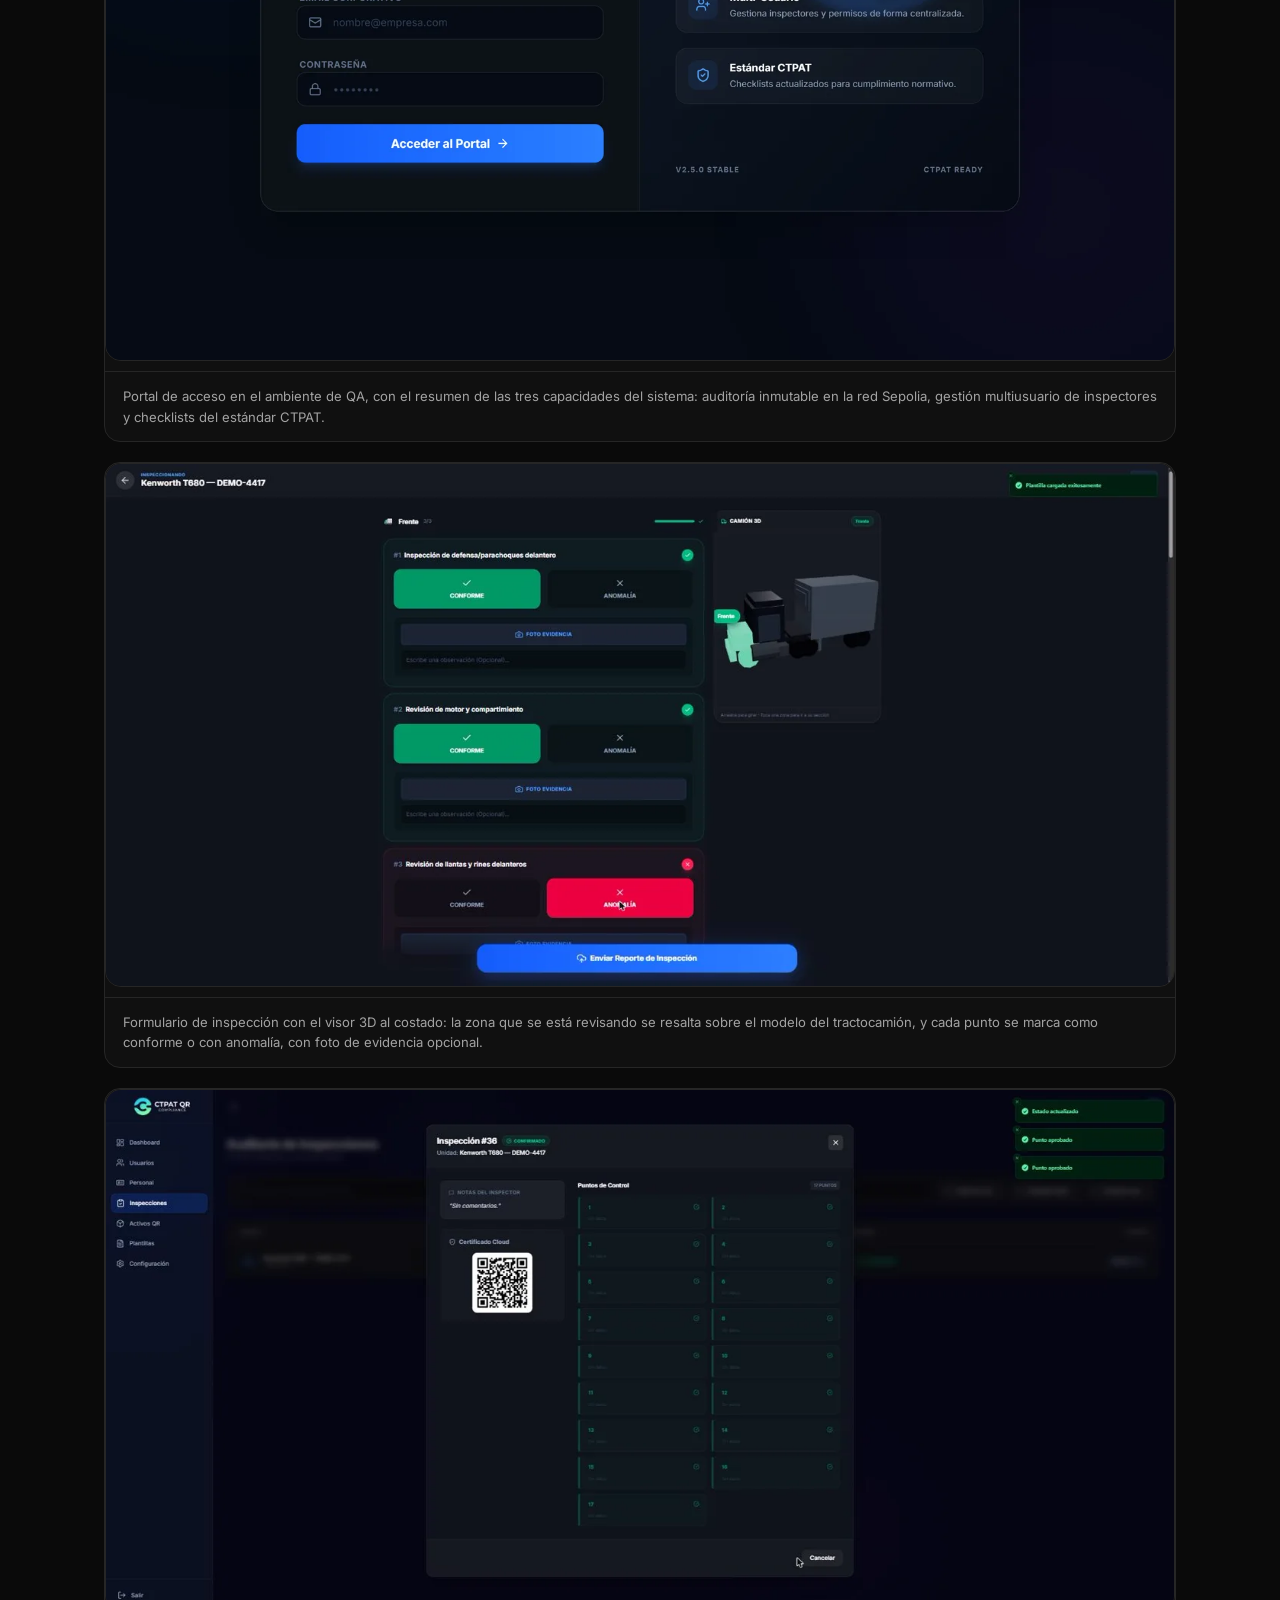
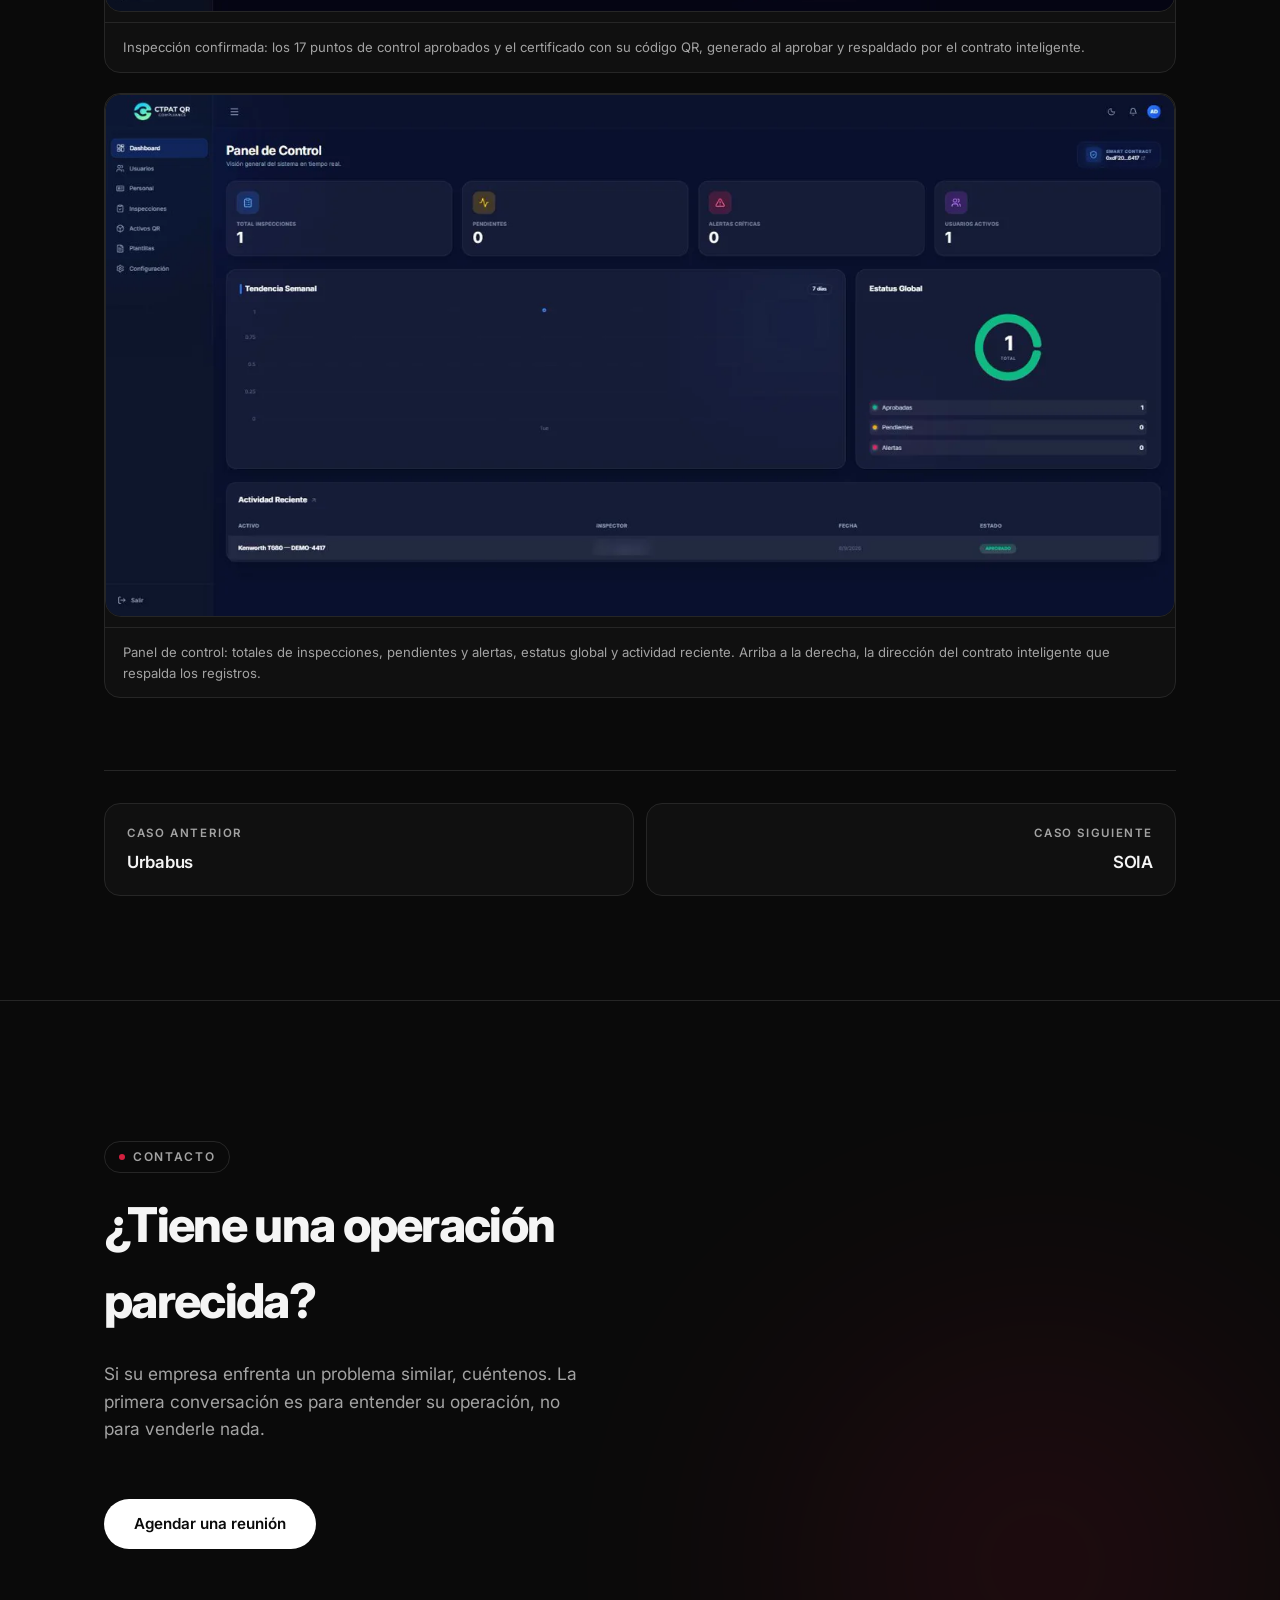
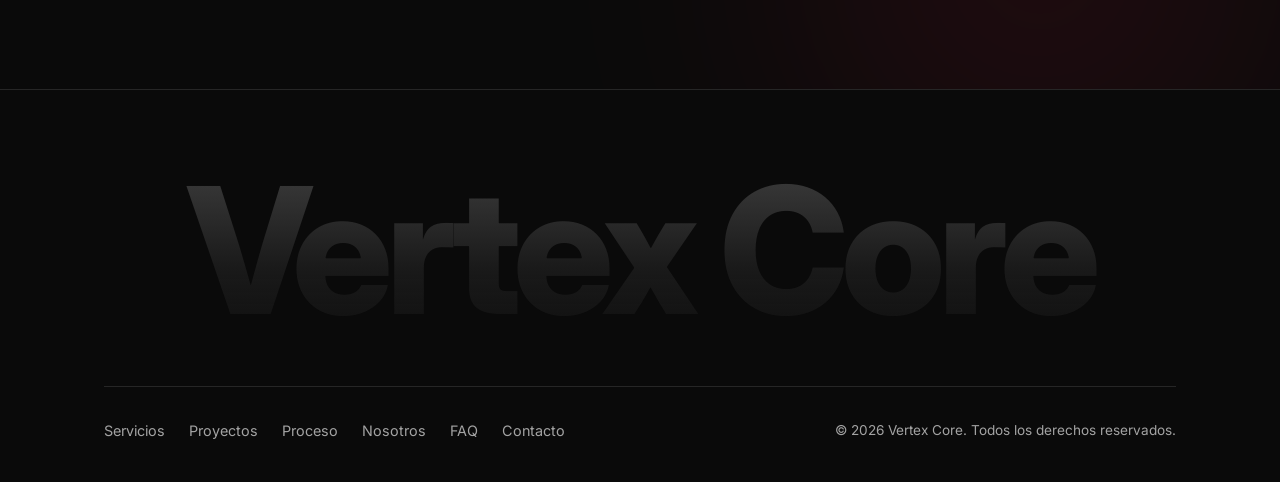
<file: proyectos/ctpat-qr/index.html>
<!DOCTYPE html>
<html lang="es-MX" data-theme="dark" data-title-key="c.metaTitle" data-desc-key="c.metaDesc">
<head>
  <meta charset="UTF-8" />
  <meta name="viewport" content="width=device-width, initial-scale=1.0" />

  <!-- Aplica el tema guardado antes de pintar (evita parpadeo) -->
  <script>
    document.documentElement.dataset.theme =
      localStorage.getItem("vc-theme") || "dark";
  </script>

  <!-- SEO básico -->
  <title>CTPAT-QR — Inspecciones con trazabilidad | Vertex Core</title>
  <meta name="description" id="metaDesc" content="Caso CTPAT-QR: plataforma de inspecciones CTPAT con códigos QR, visor 3D del camión y registro en contrato inteligente. Proyecto desarrollado para la competencia InnovaTec." />
  <link rel="canonical" href="https://vertex-core.net/proyectos/ctpat-qr/" />

  <!-- Open Graph -->
  <meta property="og:type" content="article" />
  <meta property="og:url" content="https://vertex-core.net/proyectos/ctpat-qr/" />
  <meta property="og:title" content="CTPAT-QR — Inspecciones con trazabilidad | Vertex Core" />
  <meta property="og:description" content="Caso CTPAT-QR: plataforma de inspecciones CTPAT con códigos QR, visor 3D del camión y registro en contrato inteligente. Proyecto desarrollado para la competencia InnovaTec." />
  <meta property="og:image" content="https://vertex-core.net/og-image.png" />
  <meta property="og:locale" content="es_MX" />

  <!-- Twitter / X -->
  <meta name="twitter:card" content="summary_large_image" />
  <meta name="twitter:title" content="CTPAT-QR — Inspecciones con trazabilidad | Vertex Core" />
  <meta name="twitter:description" content="Caso CTPAT-QR: plataforma de inspecciones CTPAT con códigos QR, visor 3D del camión y registro en contrato inteligente. Proyecto desarrollado para la competencia InnovaTec." />
  <meta name="twitter:image" content="https://vertex-core.net/og-image.png" />

  <!-- Migas de pan para buscadores (schema.org) -->
  <script type="application/ld+json">
  {
    "@context": "https://schema.org",
    "@type": "BreadcrumbList",
    "itemListElement": [
      {
        "@type": "ListItem",
        "position": 1,
        "name": "Inicio",
        "item": "https://vertex-core.net/"
      },
      {
        "@type": "ListItem",
        "position": 2,
        "name": "Proyectos",
        "item": "https://vertex-core.net/proyectos/"
      },
      {
        "@type": "ListItem",
        "position": 3,
        "name": "CTPAT-QR"
      }
    ]
  }
  </script>

  <!-- Favicon: logo de Vertex Core -->
  <link rel="icon" type="image/png" href="/favicon.png" />

  <!-- Tipografía: Inter desde Google Fonts -->
  <link rel="preconnect" href="https://fonts.googleapis.com" />
  <link rel="preconnect" href="https://fonts.gstatic.com" crossorigin />
  <link href="https://fonts.googleapis.com/css2?family=Inter:wght@400;500;600;700;800&display=swap" rel="stylesheet" />

  <link rel="stylesheet" href="/styles.css" />
</head>
<body>

  <!-- Velo superior: desvanece (blur progresivo) el contenido que pasa bajo la nav -->
  <div class="nav-fade" id="navFade" aria-hidden="true"></div>

  <!-- ============ NAVEGACIÓN FLOTANTE ============ -->
  <header class="nav" id="nav">
    <div class="nav__inner">
      <a href="/" class="nav__logo" aria-label="Vertex Core — inicio">
        <img src="/logo-128.png" alt="" class="nav__logo-mark" width="30" height="30" />
        <span class="nav__logo-text">Vertex Core</span>
      </a>

      <div class="nav__right">
        <nav class="nav__links" aria-label="Navegación principal">
          <a href="/#servicios" data-i18n="nav.services">Servicios</a>
          <a href="/#proyectos" class="is-active" aria-current="page" data-i18n="nav.projects">Proyectos</a>
          <a href="/#proceso" data-i18n="nav.process">Proceso</a>
          <a href="/#nosotros" data-i18n="nav.about">Nosotros</a>
          <a href="/#faq" data-i18n="nav.faq">FAQ</a>
          <a href="/#contacto" data-i18n="nav.contact">Contacto</a>
        </nav>

        <!-- Toggle de idioma -->
        <button class="icon-btn icon-btn--lang" id="langToggle" aria-label="Switch to English">EN</button>

        <!-- Toggle de tema claro/oscuro -->
        <button class="icon-btn" id="themeToggle" aria-label="Cambiar tema">
          <svg class="icon-moon" viewBox="0 0 24 24" fill="none" stroke="currentColor" stroke-width="1.8" stroke-linecap="round" stroke-linejoin="round" aria-hidden="true"><path d="M21 12.79A9 9 0 1 1 11.21 3 7 7 0 0 0 21 12.79z"/></svg>
          <svg class="icon-sun" viewBox="0 0 24 24" fill="none" stroke="currentColor" stroke-width="1.8" stroke-linecap="round" stroke-linejoin="round" aria-hidden="true"><circle cx="12" cy="12" r="4"/><line x1="12" y1="2" x2="12" y2="4"/><line x1="12" y1="20" x2="12" y2="22"/><line x1="4.93" y1="4.93" x2="6.34" y2="6.34"/><line x1="17.66" y1="17.66" x2="19.07" y2="19.07"/><line x1="2" y1="12" x2="4" y2="12"/><line x1="20" y1="12" x2="22" y2="12"/><line x1="4.93" y1="19.07" x2="6.34" y2="17.66"/><line x1="17.66" y1="6.34" x2="19.07" y2="4.93"/></svg>
        </button>

        <a href="/#contacto" class="btn btn--primary btn--sm nav__cta" data-i18n="nav.cta">Agendar una reunión</a>
      </div>

      <!-- Botón menú móvil -->
      <button class="nav__toggle" id="navToggle" aria-label="Abrir menú" aria-expanded="false">
        <span></span><span></span>
      </button>
    </div>

    <!-- Menú móvil desplegable -->
    <div class="nav__mobile" id="navMobile">
      <a href="/#servicios" data-i18n="nav.services">Servicios</a>
      <a href="/#proyectos" class="is-active" aria-current="page" data-i18n="nav.projects">Proyectos</a>
      <a href="/#proceso" data-i18n="nav.process">Proceso</a>
      <a href="/#nosotros" data-i18n="nav.about">Nosotros</a>
      <a href="/#faq" data-i18n="nav.faq">FAQ</a>
      <a href="/#contacto" data-i18n="nav.contact">Contacto</a>
      <a href="/#contacto" class="btn btn--primary" data-i18n="nav.cta">Agendar una reunión</a>
    </div>
  </header>

  <main>

    <!-- ============ ENCABEZADO DEL CASO ============ -->
    <section class="section section--case-head">
      <div class="container">
        <nav class="crumb" aria-label="Ruta de navegación">
          <a href="/" data-i18n="bc.home">Inicio</a>
          <span class="crumb__sep" aria-hidden="true">›</span>
          <a href="/proyectos/" data-i18n="bc.projects">Proyectos</a>
          <span class="crumb__sep" aria-hidden="true">›</span>
          <span class="crumb__current" data-i18n="c.name">CTPAT-QR</span>
        </nav>

        <p class="section__label" data-i18n="c.tag">Proyecto de competencia · InnovaTec</p>
        <h1 class="case__title title-reveal">
          <span class="line"><span class="line__inner line__inner--scroll" data-i18n="c.name">CTPAT-QR</span></span>
        </h1>
        <p class="case__summary reveal" data-i18n="c.summary">Plataforma de inspecciones CTPAT con códigos QR, visor 3D del camión y registro no alterable de cada revisión.</p>

        <dl class="pmeta reveal">
          <div class="pmeta__item">
            <dt class="pmeta__k" data-i18n="pr.mClient">Cliente</dt>
            <dd class="pmeta__v" data-i18n="c.vClient">Equipos de alumnos de InnovaTec clasificados a etapa regional y nacional. No es un cliente de pago.</dd>
          </div>
          <div class="pmeta__item">
            <dt class="pmeta__k" data-i18n="pr.mType">Tipo</dt>
            <dd class="pmeta__v" data-i18n="c.vType">Plataforma web de inspecciones</dd>
          </div>
          <div class="pmeta__item">
            <dt class="pmeta__k" data-i18n="pr.mStatus">Estado</dt>
            <dd class="pmeta__v" data-i18n="c.vStatus">Proyecto de competencia</dd>
          </div>
          <div class="pmeta__item">
            <dt class="pmeta__k" data-i18n="pr.mRole">Rol de Vertex</dt>
            <dd class="pmeta__v" data-i18n="c.vRole">Desarrollo de la plataforma</dd>
          </div>
        </dl>

        <a href="https://ctpat-qa.vercel.app/" target="_blank" rel="noopener noreferrer" class="btn btn--secondary reveal" style="margin-top: 32px;" data-i18n="c.liveCta">Ver demo (entorno QA)</a>
      </div>
    </section>

    <!-- ============ CUERPO DEL CASO ============ -->
    <section class="section">
      <div class="container">
        <div class="case-body">

        <div class="pblock reveal">
          <h2 class="pblock__title" data-i18n="pr.challengeT">El reto</h2>
          <p class="pblock__text" data-i18n="c.challengeP">La verificación de inspecciones CTPAT se llevaba en papel. No había trazabilidad ni forma de auditar quién revisó qué zona del camión, ni cuándo. Un registro en papel se puede rehacer, y eso es justamente lo que un esquema de seguridad no debe permitir.</p>
        </div>

        <div class="pblock reveal">
          <h2 class="pblock__title" data-i18n="pr.builtT">Qué construimos</h2>
          <ul class="card__list pblock__list">
          <li data-i18n="c.b1">Gestión de inspecciones mediante códigos QR, cada uno ligado a la unidad y a la revisión correspondiente.</li>
          <li data-i18n="c.b2">Módulo de personal con credencial con foto, para saber quién realizó cada inspección.</li>
          <li data-i18n="c.b3">Visor 3D del camión que marca las zonas de inspección definidas por CTPAT.</li>
          <li data-i18n="c.b4">Registro de cada inspección en un contrato inteligente, de modo que el historial no se pueda alterar después.</li>
          <li data-i18n="c.b5">Cobros con Stripe y endurecimiento de seguridad del backend: lista blanca de orígenes y autenticación.</li>
          </ul>
        </div>

        <div class="pblock reveal">
          <h2 class="pblock__title" data-i18n="pr.scopeT">Alcance técnico</h2>
          <p class="pblock__text" data-i18n="c.scopeP">Frontend en Next.js, API REST en Node.js con Express y base de datos PostgreSQL. Los pagos se procesan con Stripe. El contrato se desarrolló con Hardhat y se desplegó en la red de pruebas Sepolia.</p>

          <!-- Figura 1: flujo de una inspección, del escaneo al asiento en contrato -->
          <figure class="pfig">
            <svg class="pfig__svg pfig__svg--flow" viewBox="0 0 420 300" preserveAspectRatio="xMidYMid meet" width="100%" height="auto" role="img" aria-labelledby="c1-t">
              <title id="c1-t" data-i18n="c.fig1Alt">Flujo de una inspección: escaneo del QR, revisión por zonas, sello de tiempo y asiento en contrato inteligente</title>

              <rect x="16" y="8" width="388" height="52" rx="10" class="pfig-box" />
              <circle cx="44" cy="34" r="14" class="pfig-num" />
              <text x="44" y="39" class="pfig-numt" text-anchor="middle">1</text>
              <text x="72" y="30" class="pfig-t pfig-t--strong" data-i18n="c.fig1s1">Escaneo del QR</text>
              <text x="72" y="48" class="pfig-note" data-i18n="c.fig1s1d">Identifica la unidad y la revisión</text>

              <line x1="210" y1="60" x2="210" y2="84" class="pfig-line pfig-line--accent" />

              <rect x="16" y="84" width="388" height="52" rx="10" class="pfig-box" />
              <circle cx="44" cy="110" r="14" class="pfig-num" />
              <text x="44" y="115" class="pfig-numt" text-anchor="middle">2</text>
              <text x="72" y="106" class="pfig-t pfig-t--strong" data-i18n="c.fig1s2">Inspección por zonas</text>
              <text x="72" y="124" class="pfig-note" data-i18n="c.fig1s2d">Se registra cada zona del camión</text>

              <line x1="210" y1="136" x2="210" y2="160" class="pfig-line pfig-line--accent" />

              <rect x="16" y="160" width="388" height="52" rx="10" class="pfig-box" />
              <circle cx="44" cy="186" r="14" class="pfig-num" />
              <text x="44" y="191" class="pfig-numt" text-anchor="middle">3</text>
              <text x="72" y="182" class="pfig-t pfig-t--strong" data-i18n="c.fig1s3">Sello de tiempo y responsable</text>
              <text x="72" y="200" class="pfig-note" data-i18n="c.fig1s3d">Queda quién revisó y cuándo</text>

              <line x1="210" y1="212" x2="210" y2="236" class="pfig-line pfig-line--accent" />

              <rect x="16" y="236" width="388" height="52" rx="10" class="pfig-box pfig-box--accent" />
              <circle cx="44" cy="262" r="14" class="pfig-num pfig-num--accent" />
              <text x="44" y="267" class="pfig-numt" text-anchor="middle">4</text>
              <text x="72" y="258" class="pfig-t pfig-t--strong" data-i18n="c.fig1s4">Asiento en contrato inteligente</text>
              <text x="72" y="276" class="pfig-note" data-i18n="c.fig1s4d">El historial ya no se puede alterar</text>
            </svg>
            <figcaption class="pfig__cap" data-i18n="c.fig1Cap">Cada inspección queda ligada a una unidad, a una persona y a un momento. El último paso la asienta en un contrato, que es lo que impide rehacer un registro después de los hechos.</figcaption>
          </figure>

          <!-- Figura 2: esquema de las zonas de revisión sobre la unidad -->
          <figure class="pfig">
            <svg class="pfig__svg pfig__svg--truck" viewBox="0 0 420 310" preserveAspectRatio="xMidYMid meet" width="100%" height="auto" role="img" aria-labelledby="c2-t">
              <title id="c2-t" data-i18n="c.fig2Alt">Esquema lateral de un tractocamión con las zonas de revisión numeradas</title>

              <!-- Silueta: cofre, cabina y remolque -->
              <rect x="22" y="110" width="26" height="28" rx="3" class="pfig-box" />
              <rect x="48" y="82" width="52" height="56" rx="3" class="pfig-box" />
              <rect x="54" y="88" width="22" height="16" rx="2" class="pfig-glass" />
              <rect x="100" y="124" width="14" height="8" class="pfig-box" />
              <rect x="114" y="64" width="282" height="74" rx="3" class="pfig-box" />

              <!-- Llantas y piso -->
              <circle cx="40" cy="150" r="14" class="pfig-wheel" />
              <circle cx="112" cy="150" r="14" class="pfig-wheel" />
              <circle cx="140" cy="150" r="14" class="pfig-wheel" />
              <circle cx="330" cy="150" r="14" class="pfig-wheel" />
              <circle cx="358" cy="150" r="14" class="pfig-wheel" />
              <line x1="16" y1="166" x2="404" y2="166" class="pfig-rule" />

              <!-- Llamadas por arriba -->
              <line x1="34" y1="50" x2="34" y2="108" class="pfig-lead" />
              <circle cx="34" cy="40" r="11" class="pfig-num pfig-num--accent" />
              <text x="34" y="44" class="pfig-numt" text-anchor="middle">1</text>

              <line x1="74" y1="50" x2="74" y2="80" class="pfig-lead" />
              <circle cx="74" cy="40" r="11" class="pfig-num pfig-num--accent" />
              <text x="74" y="44" class="pfig-numt" text-anchor="middle">4</text>

              <line x1="250" y1="50" x2="250" y2="62" class="pfig-lead" />
              <circle cx="250" cy="40" r="11" class="pfig-num pfig-num--accent" />
              <text x="250" y="44" class="pfig-numt" text-anchor="middle">6</text>

              <line x1="386" y1="50" x2="386" y2="62" class="pfig-lead" />
              <circle cx="386" cy="40" r="11" class="pfig-num pfig-num--accent" />
              <text x="386" y="44" class="pfig-numt" text-anchor="middle">7</text>

              <!-- Llamadas por abajo -->
              <line x1="70" y1="178" x2="70" y2="140" class="pfig-lead" />
              <circle cx="70" cy="189" r="11" class="pfig-num pfig-num--accent" />
              <text x="70" y="193" class="pfig-numt" text-anchor="middle">3</text>

              <line x1="126" y1="178" x2="126" y2="136" class="pfig-lead" />
              <circle cx="126" cy="189" r="11" class="pfig-num pfig-num--accent" />
              <text x="126" y="193" class="pfig-numt" text-anchor="middle">5</text>

              <line x1="344" y1="178" x2="344" y2="166" class="pfig-lead" />
              <circle cx="344" cy="189" r="11" class="pfig-num pfig-num--accent" />
              <text x="344" y="193" class="pfig-numt" text-anchor="middle">2</text>

              <!-- Leyenda -->
              <circle cx="24" cy="222" r="8" class="pfig-num" />
              <text x="24" y="225" class="pfig-numt pfig-numt--sm" text-anchor="middle">1</text>
              <text x="40" y="226" class="pfig-note" data-i18n="c.fig2z1">Defensa y motor</text>
              <circle cx="24" cy="246" r="8" class="pfig-num" />
              <text x="24" y="249" class="pfig-numt pfig-numt--sm" text-anchor="middle">2</text>
              <text x="40" y="250" class="pfig-note" data-i18n="c.fig2z2">Llantas y ejes</text>
              <circle cx="24" cy="270" r="8" class="pfig-num" />
              <text x="24" y="273" class="pfig-numt pfig-numt--sm" text-anchor="middle">3</text>
              <text x="40" y="274" class="pfig-note" data-i18n="c.fig2z3">Tanques de combustible</text>
              <circle cx="24" cy="294" r="8" class="pfig-num" />
              <text x="24" y="297" class="pfig-numt pfig-numt--sm" text-anchor="middle">4</text>
              <text x="40" y="298" class="pfig-note" data-i18n="c.fig2z4">Cabina y compartimentos</text>

              <circle cx="224" cy="222" r="8" class="pfig-num" />
              <text x="224" y="225" class="pfig-numt pfig-numt--sm" text-anchor="middle">5</text>
              <text x="240" y="226" class="pfig-note" data-i18n="c.fig2z5">Quinta rueda y bajos</text>
              <circle cx="224" cy="246" r="8" class="pfig-num" />
              <text x="224" y="249" class="pfig-numt pfig-numt--sm" text-anchor="middle">6</text>
              <text x="240" y="250" class="pfig-note" data-i18n="c.fig2z6">Piso, paredes y techo</text>
              <circle cx="224" cy="270" r="8" class="pfig-num" />
              <text x="224" y="273" class="pfig-numt pfig-numt--sm" text-anchor="middle">7</text>
              <text x="240" y="274" class="pfig-note" data-i18n="c.fig2z7">Puertas</text>
            </svg>
            <figcaption class="pfig__cap" data-i18n="c.fig2Cap">El visor 3D del sistema marca las zonas que hay que revisar sobre la unidad. Este esquema las representa de forma simplificada; el orden y el alcance de la revisión los define el programa de seguridad de cada empresa.</figcaption>
          </figure>
        </div>

        <div class="pblock reveal">
          <h2 class="pblock__title" data-i18n="pr.stackT">Stack técnico</h2>
          <ul class="chips">
            <li class="chip">TypeScript</li>
            <li class="chip">Next.js</li>
            <li class="chip">React</li>
            <li class="chip">Node.js</li>
            <li class="chip">Express</li>
            <li class="chip">PostgreSQL</li>
            <li class="chip">Stripe</li>
            <li class="chip">Hardhat</li>
            <li class="chip">Solidity</li>
          </ul>
        </div>

        <!-- Captura del sistema real en su ambiente de QA (no es un mockup) -->
        <div class="pblock reveal">
          <h2 class="pblock__title" data-i18n="pr.shotsT">El sistema en operación</h2>
          <div class="pshots">
            <figure class="pshot">
              <img src="/proyectos/ctpat-qr/portal.webp" width="1600" height="1112"
                   loading="lazy" decoding="async" alt="Portal de acceso de CTPAT-QR: formulario de inicio de sesión junto al resumen de auditoría inmutable, gestión multiusuario y checklists del estándar CTPAT." data-i18n-alt="c.shot1Alt" />
              <figcaption class="pshot__cap" data-i18n="c.shot1Cap">Portal de acceso en el ambiente de QA, con el resumen de las tres capacidades del sistema: auditoría inmutable en la red Sepolia, gestión multiusuario de inspectores y checklists del estándar CTPAT.</figcaption>
            </figure>
            <figure class="pshot">
              <img src="/proyectos/ctpat-qr/inspeccion-3d.webp" width="1400" height="684"
                   loading="lazy" decoding="async" alt="Formulario de inspección CTPAT-QR con el visor 3D del tractocamión a un costado; la zona Frente aparece resaltada y los puntos se marcan como conformes o con anomalía." data-i18n-alt="c.shot2Alt" />
              <figcaption class="pshot__cap" data-i18n="c.shot2Cap">Formulario de inspección con el visor 3D al costado: la zona que se está revisando se resalta sobre el modelo del tractocamión, y cada punto se marca como conforme o con anomalía, con foto de evidencia opcional.</figcaption>            </figure>
            <figure class="pshot">
              <img src="/proyectos/ctpat-qr/certificado.webp" width="1400" height="684"
                   loading="lazy" decoding="async" alt="Detalle de la inspección número 36 en estado confirmado, con los diecisiete puntos de control aprobados y el certificado con código QR de verificación." data-i18n-alt="c.shot3Alt" />
              <figcaption class="pshot__cap" data-i18n="c.shot3Cap">Inspección confirmada: los 17 puntos de control aprobados y el certificado con su código QR, generado al aprobar y respaldado por el contrato inteligente.</figcaption>            </figure>
            <figure class="pshot">
              <img src="/proyectos/ctpat-qr/dashboard.webp" width="1400" height="684"
                   loading="lazy" decoding="async" alt="Panel de control de CTPAT-QR con el total de inspecciones, pendientes, alertas críticas, la gráfica de estatus global y la actividad reciente." data-i18n-alt="c.shot4Alt" />
              <figcaption class="pshot__cap" data-i18n="c.shot4Cap">Panel de control: totales de inspecciones, pendientes y alertas, estatus global y actividad reciente. Arriba a la derecha, la dirección del contrato inteligente que respalda los registros.</figcaption>
            </figure>
          </div>
        </div>

        <nav class="pnav" aria-label="Otros casos">
          <a class="pnav__link pnav__link--prev" href="/proyectos/urbabus/">
            <span class="pnav__dir" data-i18n="pr.prev">Caso anterior</span>
            <span class="pnav__name" data-i18n="u.name">Urbabus</span>
          </a>
          <a class="pnav__link pnav__link--next" href="/proyectos/soia/">
            <span class="pnav__dir" data-i18n="pr.next">Caso siguiente</span>
            <span class="pnav__name" data-i18n="s.name">SOIA</span>
          </a>
        </nav>

        </div>
      </div>
    </section>

    <!-- ============ CTA FINAL ============ -->
    <section class="section section--cta">
      <div class="container">
        <div class="case-cta reveal">
          <p class="section__label" data-i18n="contact.label">Contacto</p>
          <h2 class="cta__title title-reveal">
            <span class="line"><span class="line__inner line__inner--scroll" data-i18n="pr.ctaT">¿Tiene una operación parecida?</span></span>
          </h2>
          <p class="cta__text" data-i18n="pr.ctaText">Si su empresa enfrenta un problema similar, cuéntenos. La primera conversación es para entender su operación, no para venderle nada.</p>
          <a href="/#contacto" class="btn btn--primary case-cta__btn" data-i18n="nav.cta">Agendar una reunión</a>
        </div>
      </div>
    </section>
  </main>

  <!-- ============ FOOTER ============ -->
  <footer class="footer">
    <div class="container">
      <p class="footer__brand" aria-hidden="true">Vertex Core</p>
      <div class="footer__row">
        <nav class="footer__links" aria-label="Enlaces del pie de página">
          <a href="/#servicios" data-i18n="nav.services">Servicios</a>
          <a href="/#proyectos" data-i18n="nav.projects">Proyectos</a>
          <a href="/#proceso" data-i18n="nav.process">Proceso</a>
          <a href="/#nosotros" data-i18n="nav.about">Nosotros</a>
          <a href="/#faq" data-i18n="nav.faq">FAQ</a>
          <a href="/#contacto" data-i18n="nav.contact">Contacto</a>
        </nav>
        <p class="footer__copy" data-i18n="footer.copy">© 2026 Vertex Core. Todos los derechos reservados.</p>
      </div>
    </div>
  </footer>

  <script src="/script.js"></script>
</body>
</html>
</file>
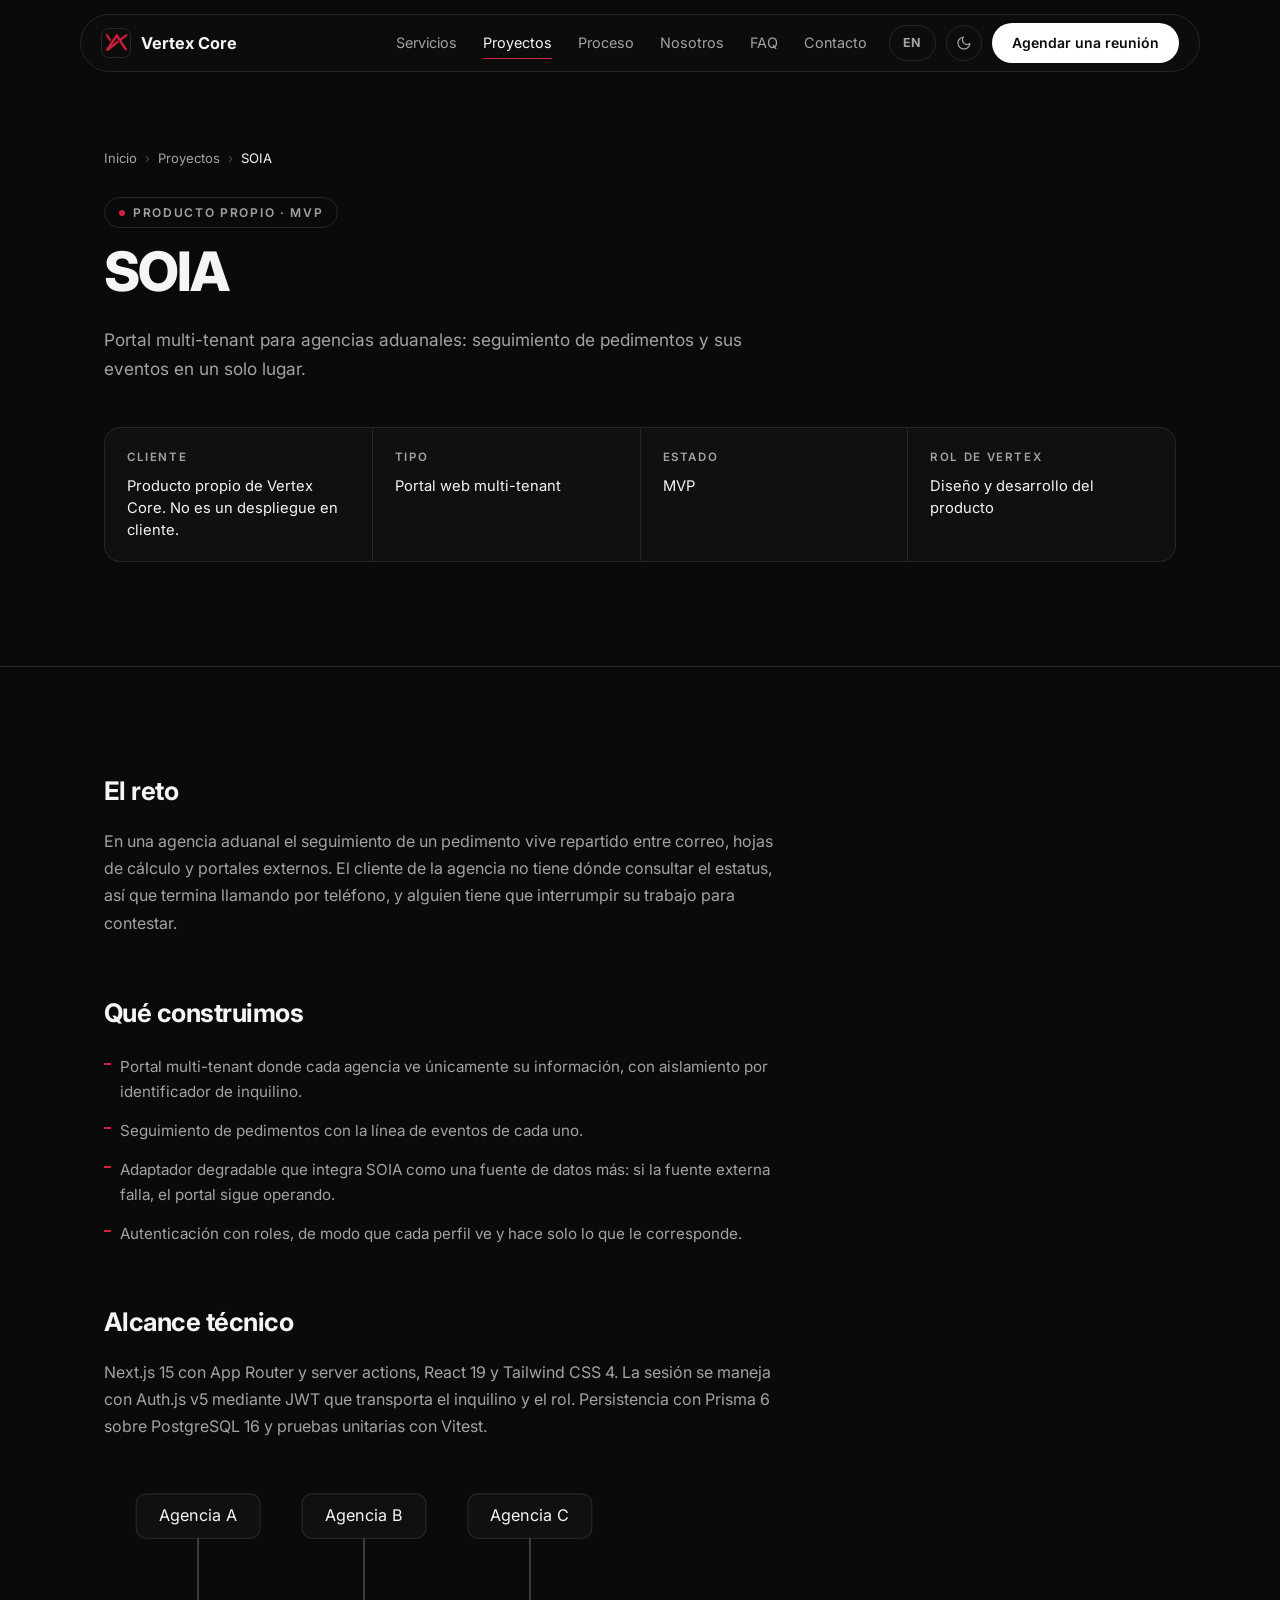
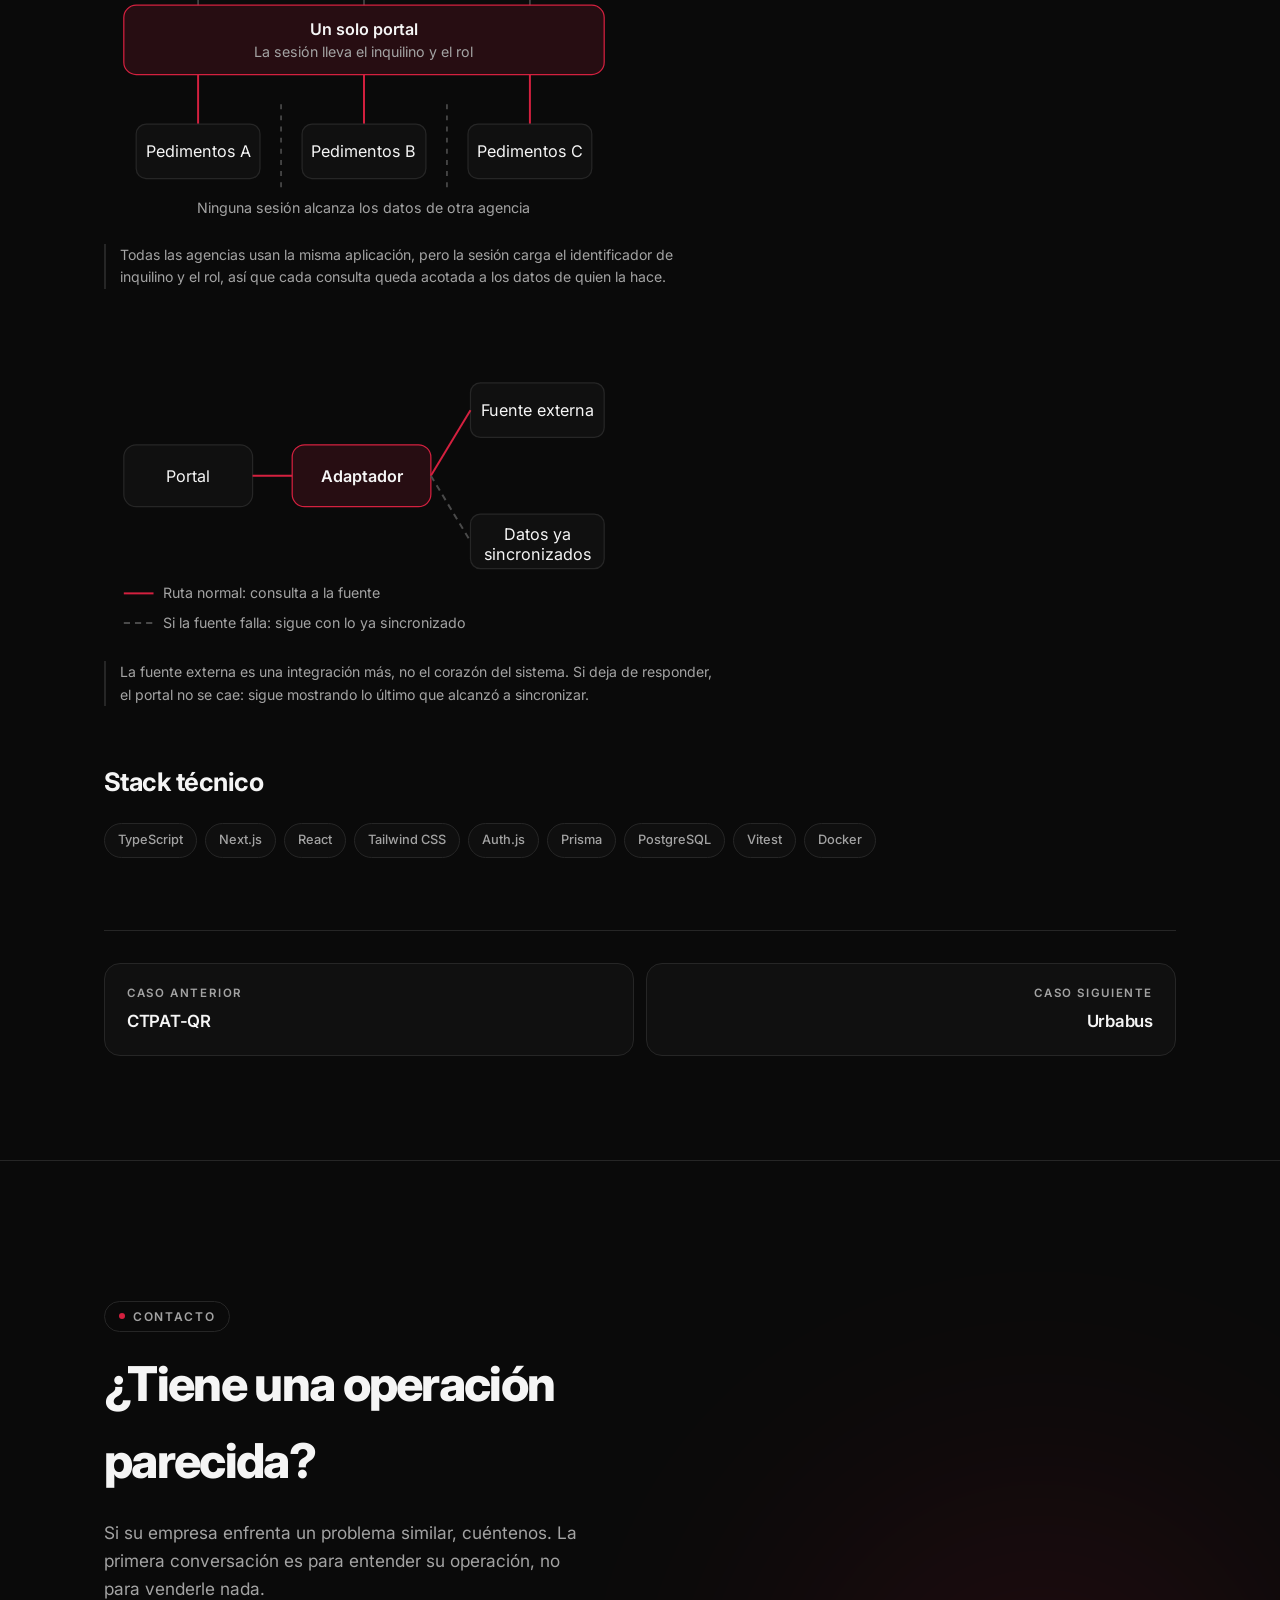
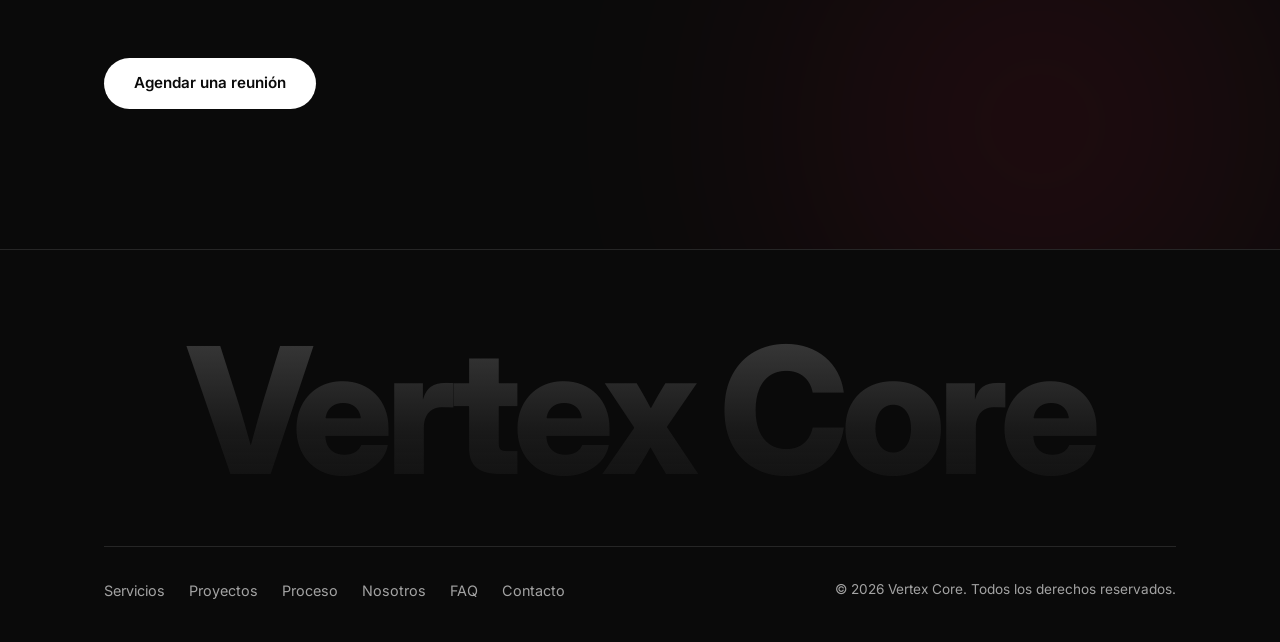
<file: proyectos/soia/index.html>
<!DOCTYPE html>
<html lang="es-MX" data-theme="dark" data-title-key="s.metaTitle" data-desc-key="s.metaDesc">
<head>
  <meta charset="UTF-8" />
  <meta name="viewport" content="width=device-width, initial-scale=1.0" />

  <!-- Aplica el tema guardado antes de pintar (evita parpadeo) -->
  <script>
    document.documentElement.dataset.theme =
      localStorage.getItem("vc-theme") || "dark";
  </script>

  <!-- SEO básico -->
  <title>SOIA — Portal de seguimiento aduanero | Vertex Core</title>
  <meta name="description" id="metaDesc" content="SOIA, producto propio de Vertex Core: portal multi-tenant para agencias aduanales en México, con seguimiento de pedimentos y adaptador degradable de fuentes de datos." />
  <link rel="canonical" href="https://vertex-core.net/proyectos/soia/" />

  <!-- Open Graph -->
  <meta property="og:type" content="article" />
  <meta property="og:url" content="https://vertex-core.net/proyectos/soia/" />
  <meta property="og:title" content="SOIA — Portal de seguimiento aduanero | Vertex Core" />
  <meta property="og:description" content="SOIA, producto propio de Vertex Core: portal multi-tenant para agencias aduanales en México, con seguimiento de pedimentos y adaptador degradable de fuentes de datos." />
  <meta property="og:image" content="https://vertex-core.net/og-image.png" />
  <meta property="og:locale" content="es_MX" />

  <!-- Twitter / X -->
  <meta name="twitter:card" content="summary_large_image" />
  <meta name="twitter:title" content="SOIA — Portal de seguimiento aduanero | Vertex Core" />
  <meta name="twitter:description" content="SOIA, producto propio de Vertex Core: portal multi-tenant para agencias aduanales en México, con seguimiento de pedimentos y adaptador degradable de fuentes de datos." />
  <meta name="twitter:image" content="https://vertex-core.net/og-image.png" />

  <!-- Migas de pan para buscadores (schema.org) -->
  <script type="application/ld+json">
  {
    "@context": "https://schema.org",
    "@type": "BreadcrumbList",
    "itemListElement": [
      {
        "@type": "ListItem",
        "position": 1,
        "name": "Inicio",
        "item": "https://vertex-core.net/"
      },
      {
        "@type": "ListItem",
        "position": 2,
        "name": "Proyectos",
        "item": "https://vertex-core.net/proyectos/"
      },
      {
        "@type": "ListItem",
        "position": 3,
        "name": "SOIA"
      }
    ]
  }
  </script>

  <!-- Favicon: logo de Vertex Core -->
  <link rel="icon" type="image/png" href="/favicon.png" />

  <!-- Tipografía: Inter desde Google Fonts -->
  <link rel="preconnect" href="https://fonts.googleapis.com" />
  <link rel="preconnect" href="https://fonts.gstatic.com" crossorigin />
  <link href="https://fonts.googleapis.com/css2?family=Inter:wght@400;500;600;700;800&display=swap" rel="stylesheet" />

  <link rel="stylesheet" href="/styles.css" />
</head>
<body>

  <!-- Velo superior: desvanece (blur progresivo) el contenido que pasa bajo la nav -->
  <div class="nav-fade" id="navFade" aria-hidden="true"></div>

  <!-- ============ NAVEGACIÓN FLOTANTE ============ -->
  <header class="nav" id="nav">
    <div class="nav__inner">
      <a href="/" class="nav__logo" aria-label="Vertex Core — inicio">
        <img src="/logo-128.png" alt="" class="nav__logo-mark" width="30" height="30" />
        <span class="nav__logo-text">Vertex Core</span>
      </a>

      <div class="nav__right">
        <nav class="nav__links" aria-label="Navegación principal">
          <a href="/#servicios" data-i18n="nav.services">Servicios</a>
          <a href="/#proyectos" class="is-active" aria-current="page" data-i18n="nav.projects">Proyectos</a>
          <a href="/#proceso" data-i18n="nav.process">Proceso</a>
          <a href="/#nosotros" data-i18n="nav.about">Nosotros</a>
          <a href="/#faq" data-i18n="nav.faq">FAQ</a>
          <a href="/#contacto" data-i18n="nav.contact">Contacto</a>
        </nav>

        <!-- Toggle de idioma -->
        <button class="icon-btn icon-btn--lang" id="langToggle" aria-label="Switch to English">EN</button>

        <!-- Toggle de tema claro/oscuro -->
        <button class="icon-btn" id="themeToggle" aria-label="Cambiar tema">
          <svg class="icon-moon" viewBox="0 0 24 24" fill="none" stroke="currentColor" stroke-width="1.8" stroke-linecap="round" stroke-linejoin="round" aria-hidden="true"><path d="M21 12.79A9 9 0 1 1 11.21 3 7 7 0 0 0 21 12.79z"/></svg>
          <svg class="icon-sun" viewBox="0 0 24 24" fill="none" stroke="currentColor" stroke-width="1.8" stroke-linecap="round" stroke-linejoin="round" aria-hidden="true"><circle cx="12" cy="12" r="4"/><line x1="12" y1="2" x2="12" y2="4"/><line x1="12" y1="20" x2="12" y2="22"/><line x1="4.93" y1="4.93" x2="6.34" y2="6.34"/><line x1="17.66" y1="17.66" x2="19.07" y2="19.07"/><line x1="2" y1="12" x2="4" y2="12"/><line x1="20" y1="12" x2="22" y2="12"/><line x1="4.93" y1="19.07" x2="6.34" y2="17.66"/><line x1="17.66" y1="6.34" x2="19.07" y2="4.93"/></svg>
        </button>

        <a href="/#contacto" class="btn btn--primary btn--sm nav__cta" data-i18n="nav.cta">Agendar una reunión</a>
      </div>

      <!-- Botón menú móvil -->
      <button class="nav__toggle" id="navToggle" aria-label="Abrir menú" aria-expanded="false">
        <span></span><span></span>
      </button>
    </div>

    <!-- Menú móvil desplegable -->
    <div class="nav__mobile" id="navMobile">
      <a href="/#servicios" data-i18n="nav.services">Servicios</a>
      <a href="/#proyectos" class="is-active" aria-current="page" data-i18n="nav.projects">Proyectos</a>
      <a href="/#proceso" data-i18n="nav.process">Proceso</a>
      <a href="/#nosotros" data-i18n="nav.about">Nosotros</a>
      <a href="/#faq" data-i18n="nav.faq">FAQ</a>
      <a href="/#contacto" data-i18n="nav.contact">Contacto</a>
      <a href="/#contacto" class="btn btn--primary" data-i18n="nav.cta">Agendar una reunión</a>
    </div>
  </header>

  <main>

    <!-- ============ ENCABEZADO DEL CASO ============ -->
    <section class="section section--case-head">
      <div class="container">
        <nav class="crumb" aria-label="Ruta de navegación">
          <a href="/" data-i18n="bc.home">Inicio</a>
          <span class="crumb__sep" aria-hidden="true">›</span>
          <a href="/proyectos/" data-i18n="bc.projects">Proyectos</a>
          <span class="crumb__sep" aria-hidden="true">›</span>
          <span class="crumb__current" data-i18n="s.name">SOIA</span>
        </nav>

        <p class="section__label" data-i18n="s.tag">Producto propio · MVP</p>
        <h1 class="case__title title-reveal">
          <span class="line"><span class="line__inner line__inner--scroll" data-i18n="s.name">SOIA</span></span>
        </h1>
        <p class="case__summary reveal" data-i18n="s.summary">Portal multi-tenant para agencias aduanales: seguimiento de pedimentos y sus eventos en un solo lugar.</p>

        <dl class="pmeta reveal">
          <div class="pmeta__item">
            <dt class="pmeta__k" data-i18n="pr.mClient">Cliente</dt>
            <dd class="pmeta__v" data-i18n="s.vClient">Producto propio de Vertex Core. No es un despliegue en cliente.</dd>
          </div>
          <div class="pmeta__item">
            <dt class="pmeta__k" data-i18n="pr.mType">Tipo</dt>
            <dd class="pmeta__v" data-i18n="s.vType">Portal web multi-tenant</dd>
          </div>
          <div class="pmeta__item">
            <dt class="pmeta__k" data-i18n="pr.mStatus">Estado</dt>
            <dd class="pmeta__v" data-i18n="s.vStatus">MVP</dd>
          </div>
          <div class="pmeta__item">
            <dt class="pmeta__k" data-i18n="pr.mRole">Rol de Vertex</dt>
            <dd class="pmeta__v" data-i18n="s.vRole">Diseño y desarrollo del producto</dd>
          </div>
        </dl>
      </div>
    </section>

    <!-- ============ CUERPO DEL CASO ============ -->
    <section class="section">
      <div class="container">
        <div class="case-body">

        <div class="pblock reveal">
          <h2 class="pblock__title" data-i18n="pr.challengeT">El reto</h2>
          <p class="pblock__text" data-i18n="s.challengeP">En una agencia aduanal el seguimiento de un pedimento vive repartido entre correo, hojas de cálculo y portales externos. El cliente de la agencia no tiene dónde consultar el estatus, así que termina llamando por teléfono, y alguien tiene que interrumpir su trabajo para contestar.</p>
        </div>

        <div class="pblock reveal">
          <h2 class="pblock__title" data-i18n="pr.builtT">Qué construimos</h2>
          <ul class="card__list pblock__list">
          <li data-i18n="s.b1">Portal multi-tenant donde cada agencia ve únicamente su información, con aislamiento por identificador de inquilino.</li>
          <li data-i18n="s.b2">Seguimiento de pedimentos con la línea de eventos de cada uno.</li>
          <li data-i18n="s.b3">Adaptador degradable que integra SOIA como una fuente de datos más: si la fuente externa falla, el portal sigue operando.</li>
          <li data-i18n="s.b4">Autenticación con roles, de modo que cada perfil ve y hace solo lo que le corresponde.</li>
          </ul>
        </div>

        <div class="pblock reveal">
          <h2 class="pblock__title" data-i18n="pr.scopeT">Alcance técnico</h2>
          <p class="pblock__text" data-i18n="s.scopeP">Next.js 15 con App Router y server actions, React 19 y Tailwind CSS 4. La sesión se maneja con Auth.js v5 mediante JWT que transporta el inquilino y el rol. Persistencia con Prisma 6 sobre PostgreSQL 16 y pruebas unitarias con Vitest.</p>

          <!-- Figura 1: un solo portal, datos aislados por agencia -->
          <figure class="pfig">
            <svg class="pfig__svg pfig__svg--tenant" viewBox="0 0 420 290" preserveAspectRatio="xMidYMid meet" width="100%" height="auto" role="img" aria-labelledby="s1-t">
              <title id="s1-t" data-i18n="s.fig1Alt">Esquema: tres agencias entran al mismo portal y cada una alcanza únicamente sus propios pedimentos</title>

              <!-- Agencias -->
              <rect x="26" y="20" width="100" height="36" rx="8" class="pfig-box" />
              <rect x="160" y="20" width="100" height="36" rx="8" class="pfig-box" />
              <rect x="294" y="20" width="100" height="36" rx="8" class="pfig-box" />
              <text x="76" y="42" class="pfig-t" text-anchor="middle" data-i18n="s.fig1a1">Agencia A</text>
              <text x="210" y="42" class="pfig-t" text-anchor="middle" data-i18n="s.fig1a2">Agencia B</text>
              <text x="344" y="42" class="pfig-t" text-anchor="middle" data-i18n="s.fig1a3">Agencia C</text>

              <line x1="76" y1="56" x2="76" y2="110" class="pfig-line" />
              <line x1="210" y1="56" x2="210" y2="110" class="pfig-line" />
              <line x1="344" y1="56" x2="344" y2="110" class="pfig-line" />

              <!-- Portal compartido -->
              <rect x="16" y="110" width="388" height="56" rx="10" class="pfig-box pfig-box--accent" />
              <text x="210" y="134" class="pfig-t pfig-t--strong" text-anchor="middle" data-i18n="s.fig1Portal">Un solo portal</text>
              <text x="210" y="152" class="pfig-note" text-anchor="middle" data-i18n="s.fig1PortalSub">La sesión lleva el inquilino y el rol</text>

              <line x1="76" y1="166" x2="76" y2="206" class="pfig-line pfig-line--accent" />
              <line x1="210" y1="166" x2="210" y2="206" class="pfig-line pfig-line--accent" />
              <line x1="344" y1="166" x2="344" y2="206" class="pfig-line pfig-line--accent" />

              <!-- Datos aislados: las líneas punteadas marcan la frontera -->
              <line x1="143" y1="190" x2="143" y2="258" class="pfig-sep" />
              <line x1="277" y1="190" x2="277" y2="258" class="pfig-sep" />

              <rect x="26" y="206" width="100" height="44" rx="8" class="pfig-box" />
              <rect x="160" y="206" width="100" height="44" rx="8" class="pfig-box" />
              <rect x="294" y="206" width="100" height="44" rx="8" class="pfig-box" />
              <text x="76" y="233" class="pfig-t" text-anchor="middle" data-i18n="s.fig1d1">Pedimentos A</text>
              <text x="210" y="233" class="pfig-t" text-anchor="middle" data-i18n="s.fig1d2">Pedimentos B</text>
              <text x="344" y="233" class="pfig-t" text-anchor="middle" data-i18n="s.fig1d3">Pedimentos C</text>

              <text x="210" y="278" class="pfig-note" text-anchor="middle" data-i18n="s.fig1Note">Ninguna sesión alcanza los datos de otra agencia</text>
            </svg>
            <figcaption class="pfig__cap" data-i18n="s.fig1Cap">Todas las agencias usan la misma aplicación, pero la sesión carga el identificador de inquilino y el rol, así que cada consulta queda acotada a los datos de quien la hace.</figcaption>
          </figure>

          <!-- Figura 2: el adaptador degrada en lugar de caerse -->
          <figure class="pfig">
            <svg class="pfig__svg pfig__svg--fallback" viewBox="0 0 420 262" preserveAspectRatio="xMidYMid meet" width="100%" height="auto" role="img" aria-labelledby="s2-t">
              <title id="s2-t" data-i18n="s.fig2Alt">Esquema: el adaptador consulta la fuente externa y, si no responde, el portal sigue operando con los datos ya sincronizados</title>

              <rect x="16" y="100" width="104" height="50" rx="10" class="pfig-box" />
              <text x="68" y="130" class="pfig-t" text-anchor="middle" data-i18n="s.fig2Portal">Portal</text>

              <rect x="152" y="100" width="112" height="50" rx="10" class="pfig-box pfig-box--accent" />
              <text x="208" y="130" class="pfig-t pfig-t--strong" text-anchor="middle" data-i18n="s.fig2Adapter">Adaptador</text>

              <rect x="296" y="50" width="108" height="44" rx="8" class="pfig-box" />
              <text x="350" y="77" class="pfig-t" text-anchor="middle" data-i18n="s.fig2Src">Fuente externa</text>

              <rect x="296" y="156" width="108" height="44" rx="8" class="pfig-box" />
              <text x="350" y="177" class="pfig-t" text-anchor="middle" data-i18n="s.fig2Cache1">Datos ya</text>
              <text x="350" y="193" class="pfig-t" text-anchor="middle" data-i18n="s.fig2Cache2">sincronizados</text>

              <line x1="120" y1="125" x2="152" y2="125" class="pfig-line pfig-line--accent" />
              <line x1="264" y1="125" x2="296" y2="72" class="pfig-line pfig-line--accent" />
              <line x1="264" y1="125" x2="296" y2="178" class="pfig-line pfig-line--dash" />

              <line x1="16" y1="220" x2="40" y2="220" class="pfig-line pfig-line--accent" />
              <text x="48" y="224" class="pfig-note" data-i18n="s.fig2Leg1">Ruta normal: consulta a la fuente</text>
              <line x1="16" y1="244" x2="40" y2="244" class="pfig-line pfig-line--dash" />
              <text x="48" y="248" class="pfig-note" data-i18n="s.fig2Leg2">Si la fuente falla: sigue con lo ya sincronizado</text>
            </svg>
            <figcaption class="pfig__cap" data-i18n="s.fig2Cap">La fuente externa es una integración más, no el corazón del sistema. Si deja de responder, el portal no se cae: sigue mostrando lo último que alcanzó a sincronizar.</figcaption>
          </figure>
        </div>

        <div class="pblock reveal">
          <h2 class="pblock__title" data-i18n="pr.stackT">Stack técnico</h2>
          <ul class="chips">
            <li class="chip">TypeScript</li>
            <li class="chip">Next.js</li>
            <li class="chip">React</li>
            <li class="chip">Tailwind CSS</li>
            <li class="chip">Auth.js</li>
            <li class="chip">Prisma</li>
            <li class="chip">PostgreSQL</li>
            <li class="chip">Vitest</li>
            <li class="chip">Docker</li>
          </ul>
        </div>

        <!-- Las figuras de arriba son diagramas explicativos, no capturas.
             Si más adelante hay capturas reales del sistema, van aquí:
             guardarlas en /proyectos/soia/ y envolverlas en
             <div class="pblock reveal"><div class="pshots">…</div></div> -->

        <nav class="pnav" aria-label="Otros casos">
          <a class="pnav__link pnav__link--prev" href="/proyectos/ctpat-qr/">
            <span class="pnav__dir" data-i18n="pr.prev">Caso anterior</span>
            <span class="pnav__name" data-i18n="c.name">CTPAT-QR</span>
          </a>
          <a class="pnav__link pnav__link--next" href="/proyectos/urbabus/">
            <span class="pnav__dir" data-i18n="pr.next">Caso siguiente</span>
            <span class="pnav__name" data-i18n="u.name">Urbabus</span>
          </a>
        </nav>

        </div>
      </div>
    </section>

    <!-- ============ CTA FINAL ============ -->
    <section class="section section--cta">
      <div class="container">
        <div class="case-cta reveal">
          <p class="section__label" data-i18n="contact.label">Contacto</p>
          <h2 class="cta__title title-reveal">
            <span class="line"><span class="line__inner line__inner--scroll" data-i18n="pr.ctaT">¿Tiene una operación parecida?</span></span>
          </h2>
          <p class="cta__text" data-i18n="pr.ctaText">Si su empresa enfrenta un problema similar, cuéntenos. La primera conversación es para entender su operación, no para venderle nada.</p>
          <a href="/#contacto" class="btn btn--primary case-cta__btn" data-i18n="nav.cta">Agendar una reunión</a>
        </div>
      </div>
    </section>
  </main>

  <!-- ============ FOOTER ============ -->
  <footer class="footer">
    <div class="container">
      <p class="footer__brand" aria-hidden="true">Vertex Core</p>
      <div class="footer__row">
        <nav class="footer__links" aria-label="Enlaces del pie de página">
          <a href="/#servicios" data-i18n="nav.services">Servicios</a>
          <a href="/#proyectos" data-i18n="nav.projects">Proyectos</a>
          <a href="/#proceso" data-i18n="nav.process">Proceso</a>
          <a href="/#nosotros" data-i18n="nav.about">Nosotros</a>
          <a href="/#faq" data-i18n="nav.faq">FAQ</a>
          <a href="/#contacto" data-i18n="nav.contact">Contacto</a>
        </nav>
        <p class="footer__copy" data-i18n="footer.copy">© 2026 Vertex Core. Todos los derechos reservados.</p>
      </div>
    </div>
  </footer>

  <script src="/script.js"></script>
</body>
</html>
</file>
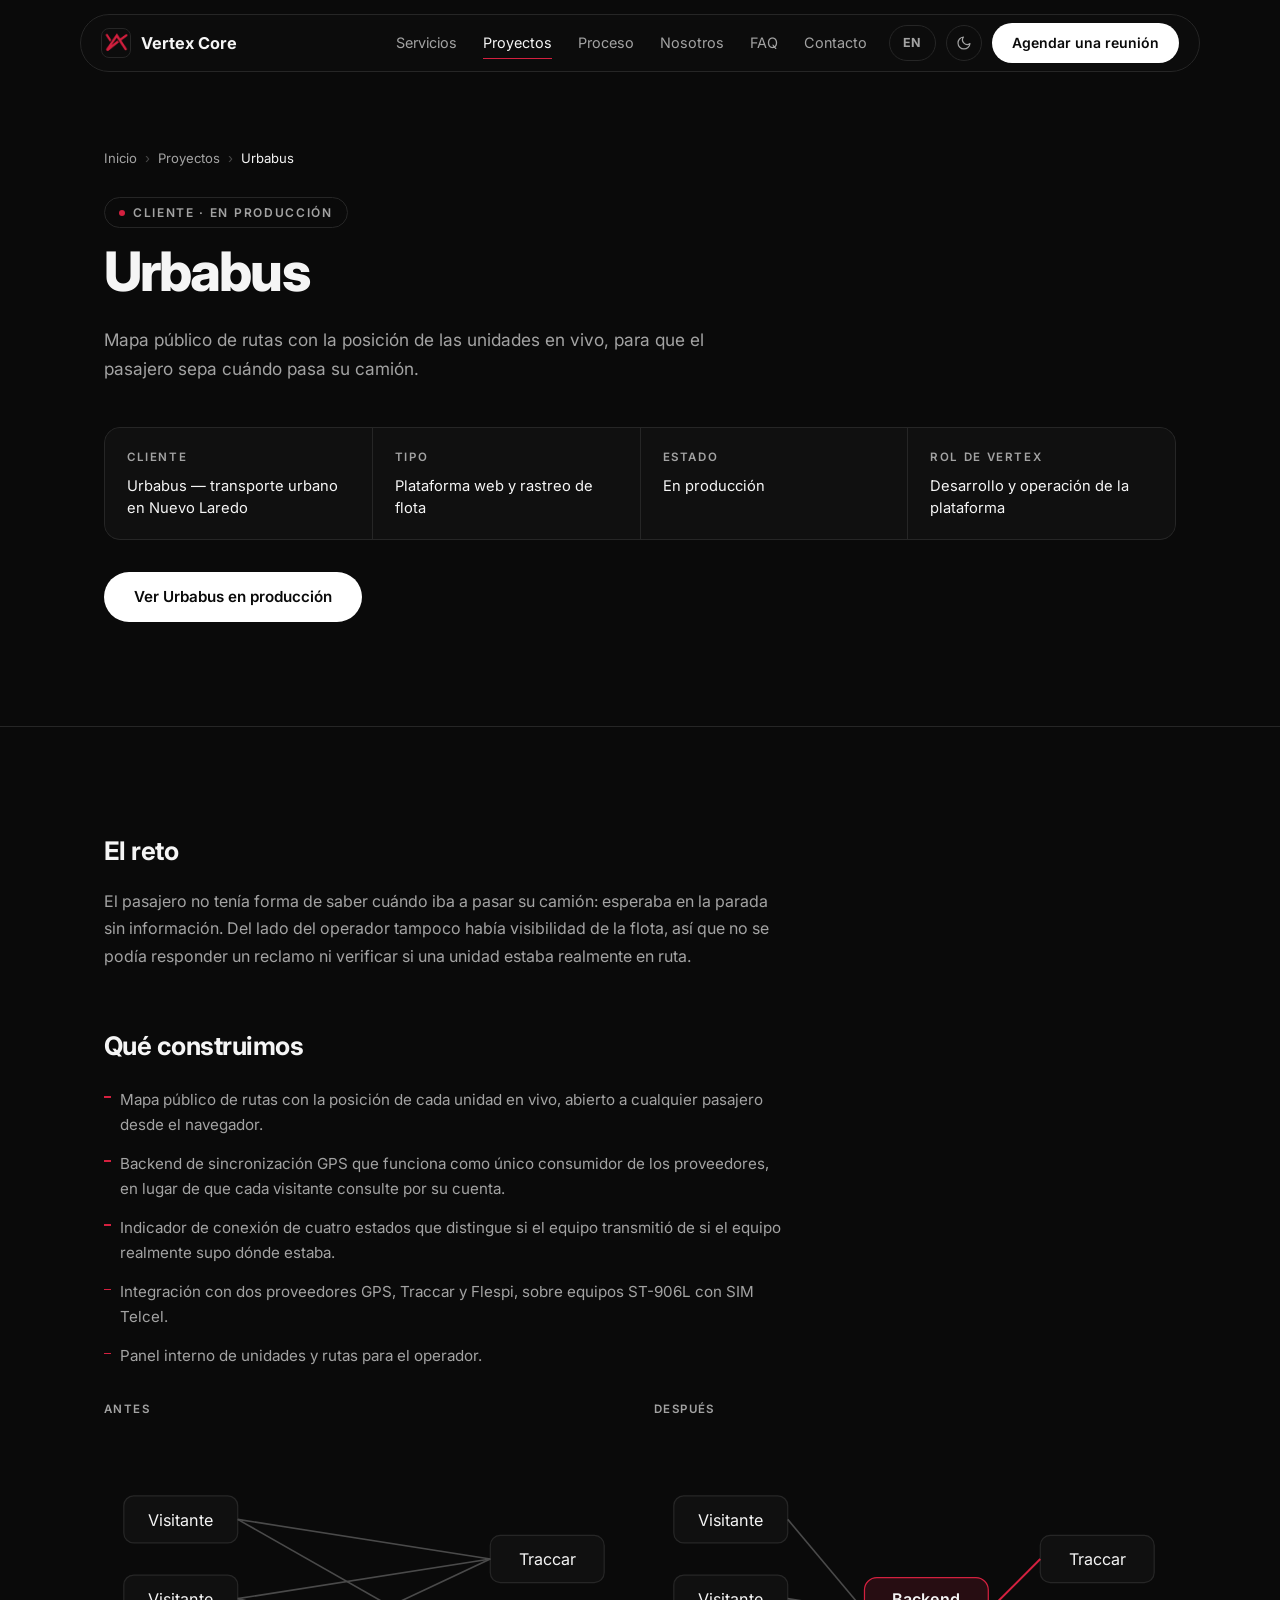
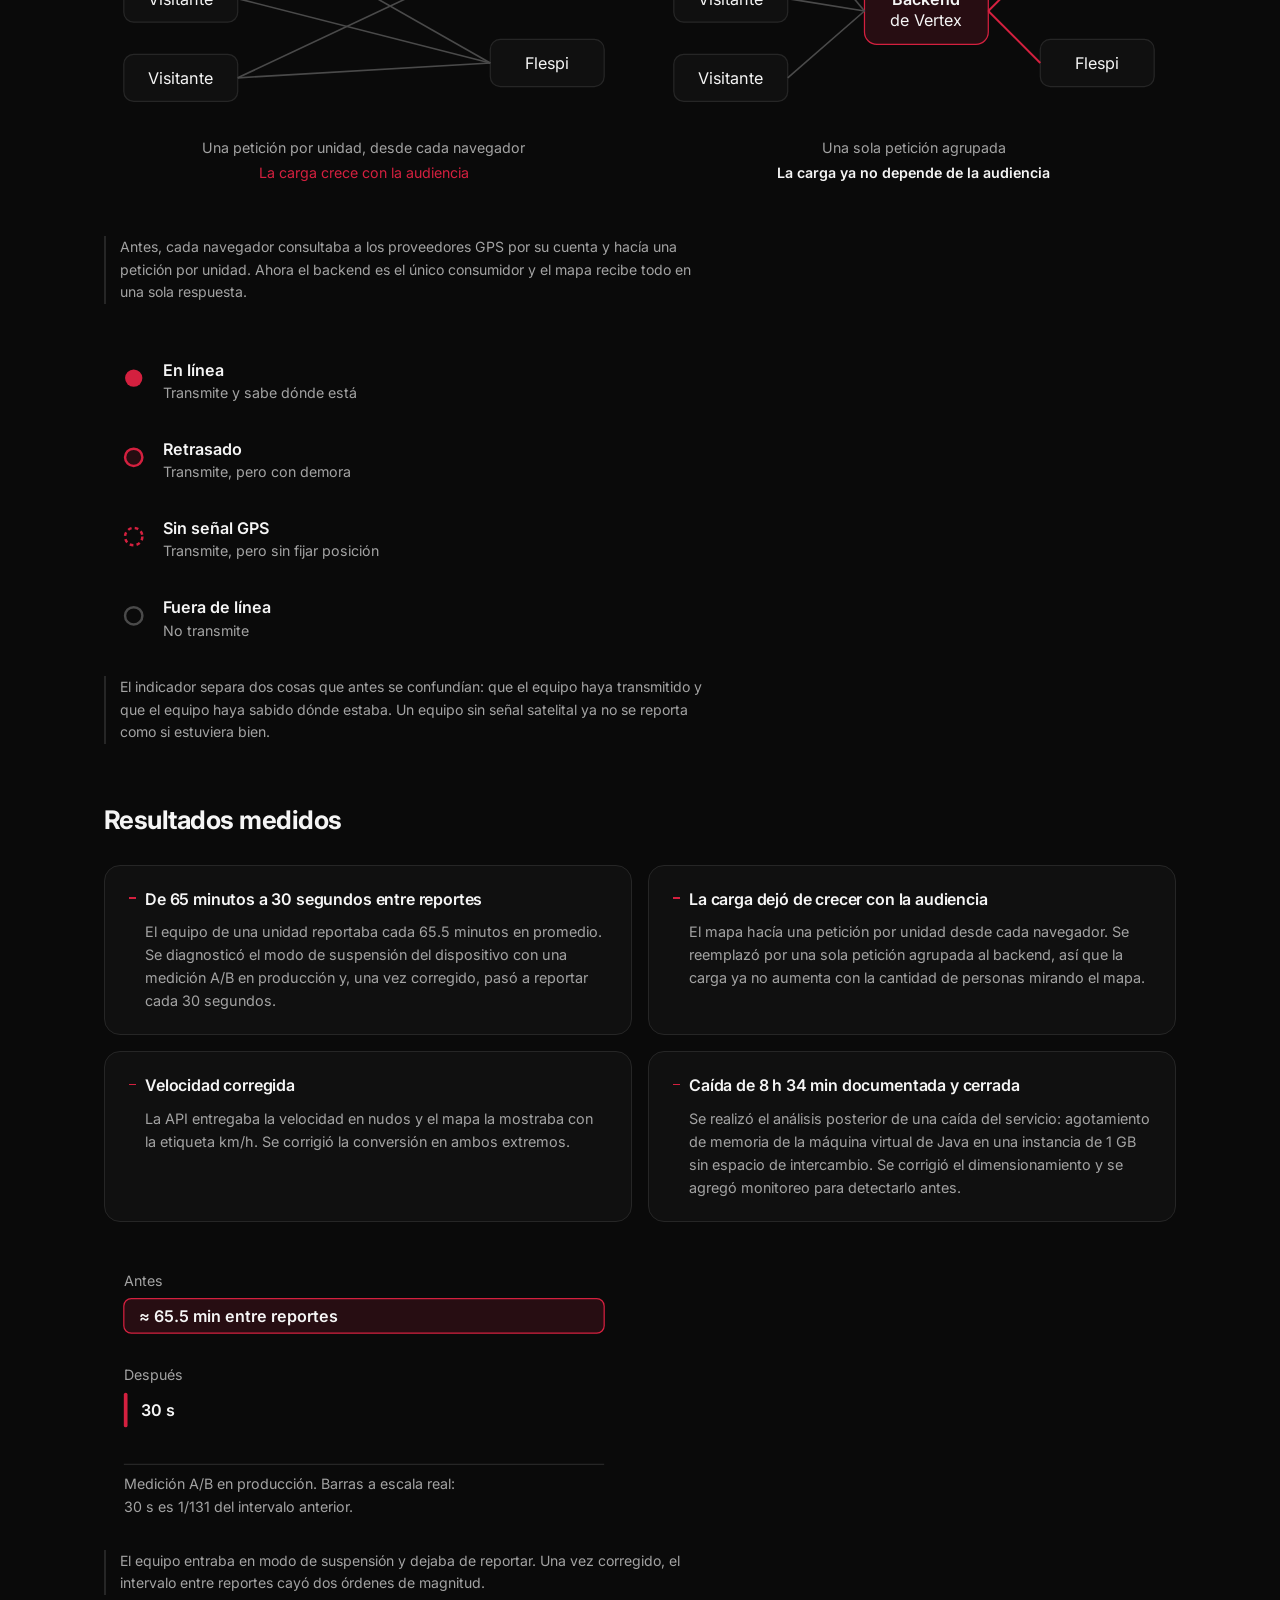
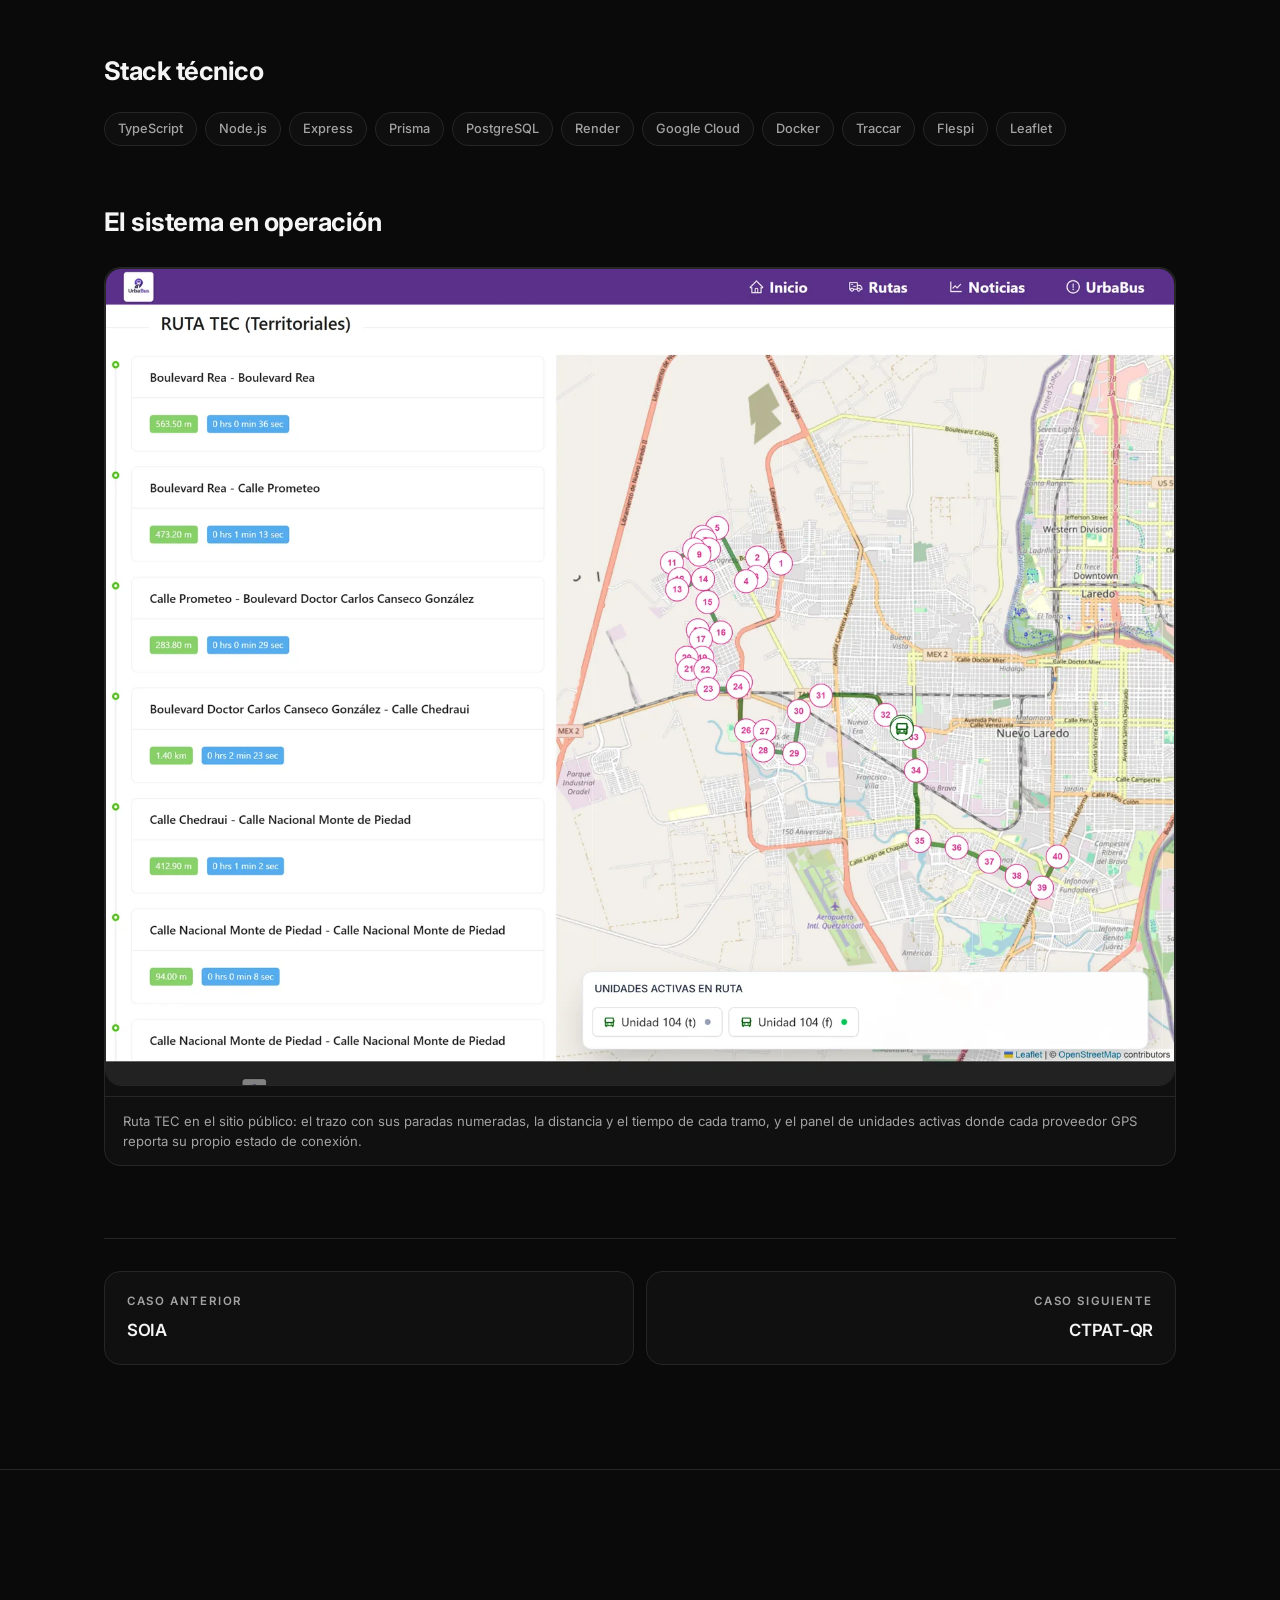
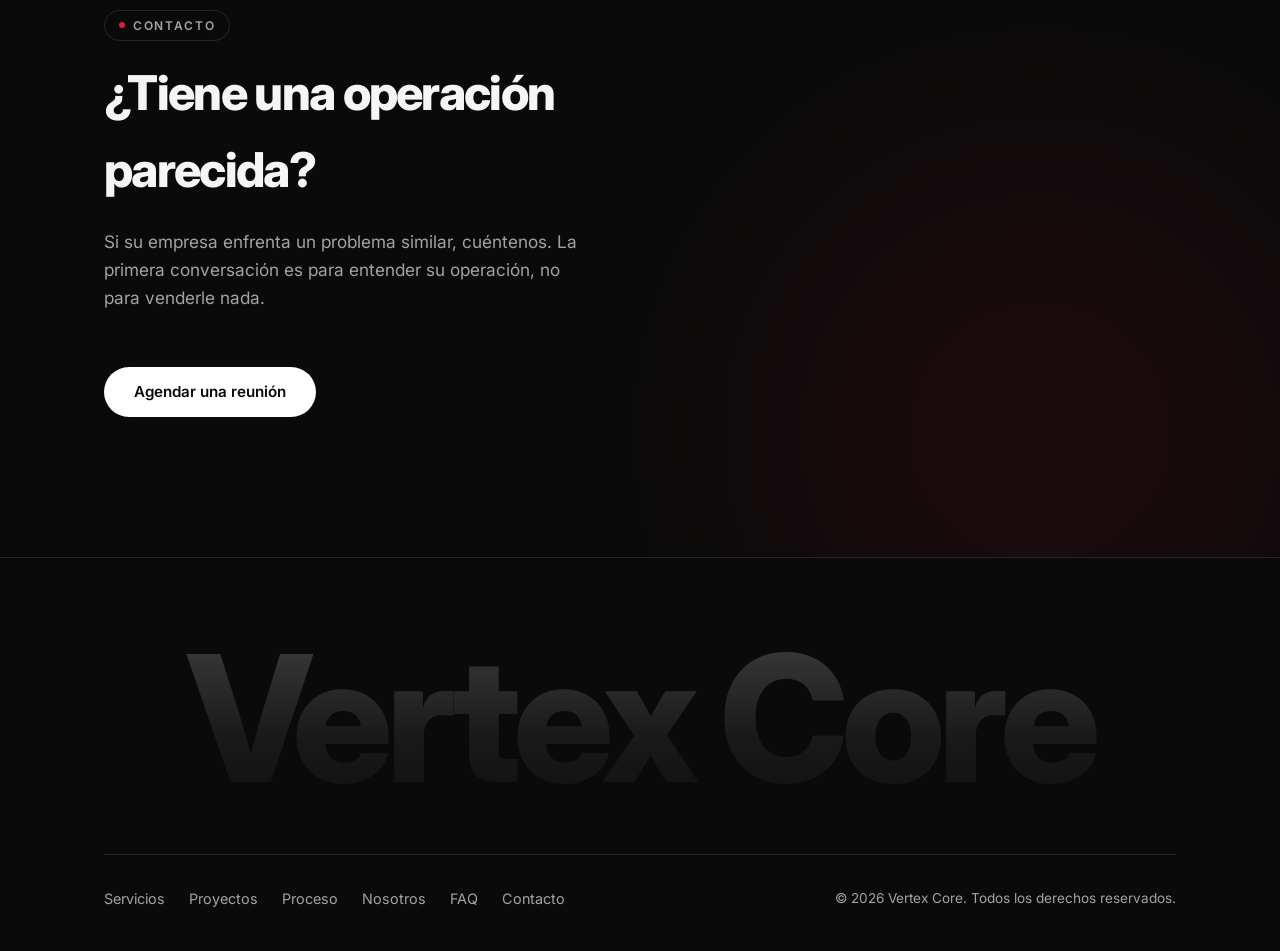
<file: proyectos/urbabus/index.html>
<!DOCTYPE html>
<html lang="es-MX" data-theme="dark" data-title-key="u.metaTitle" data-desc-key="u.metaDesc">
<head>
  <meta charset="UTF-8" />
  <meta name="viewport" content="width=device-width, initial-scale=1.0" />

  <!-- Aplica el tema guardado antes de pintar (evita parpadeo) -->
  <script>
    document.documentElement.dataset.theme =
      localStorage.getItem("vc-theme") || "dark";
  </script>

  <!-- SEO básico -->
  <title>Urbabus — Rastreo GPS en vivo para transporte urbano | Vertex Core</title>
  <meta name="description" id="metaDesc" content="Caso Urbabus: mapa público de rutas con posición en vivo, integración con dos proveedores GPS y un diagnóstico en producción que llevó el reporte de las unidades de 65 minutos a 30 segundos." />
  <link rel="canonical" href="https://vertex-core.net/proyectos/urbabus/" />

  <!-- Open Graph -->
  <meta property="og:type" content="article" />
  <meta property="og:url" content="https://vertex-core.net/proyectos/urbabus/" />
  <meta property="og:title" content="Urbabus — Rastreo GPS en vivo para transporte urbano | Vertex Core" />
  <meta property="og:description" content="Caso Urbabus: mapa público de rutas con posición en vivo, integración con dos proveedores GPS y un diagnóstico en producción que llevó el reporte de las unidades de 65 minutos a 30 segundos." />
  <meta property="og:image" content="https://vertex-core.net/og-image.png" />
  <meta property="og:locale" content="es_MX" />

  <!-- Twitter / X -->
  <meta name="twitter:card" content="summary_large_image" />
  <meta name="twitter:title" content="Urbabus — Rastreo GPS en vivo para transporte urbano | Vertex Core" />
  <meta name="twitter:description" content="Caso Urbabus: mapa público de rutas con posición en vivo, integración con dos proveedores GPS y un diagnóstico en producción que llevó el reporte de las unidades de 65 minutos a 30 segundos." />
  <meta name="twitter:image" content="https://vertex-core.net/og-image.png" />

  <!-- Migas de pan para buscadores (schema.org) -->
  <script type="application/ld+json">
  {
    "@context": "https://schema.org",
    "@type": "BreadcrumbList",
    "itemListElement": [
      {
        "@type": "ListItem",
        "position": 1,
        "name": "Inicio",
        "item": "https://vertex-core.net/"
      },
      {
        "@type": "ListItem",
        "position": 2,
        "name": "Proyectos",
        "item": "https://vertex-core.net/proyectos/"
      },
      {
        "@type": "ListItem",
        "position": 3,
        "name": "Urbabus"
      }
    ]
  }
  </script>

  <!-- Favicon: logo de Vertex Core -->
  <link rel="icon" type="image/png" href="/favicon.png" />

  <!-- Tipografía: Inter desde Google Fonts -->
  <link rel="preconnect" href="https://fonts.googleapis.com" />
  <link rel="preconnect" href="https://fonts.gstatic.com" crossorigin />
  <link href="https://fonts.googleapis.com/css2?family=Inter:wght@400;500;600;700;800&display=swap" rel="stylesheet" />

  <link rel="stylesheet" href="/styles.css" />
</head>
<body>

  <!-- Velo superior: desvanece (blur progresivo) el contenido que pasa bajo la nav -->
  <div class="nav-fade" id="navFade" aria-hidden="true"></div>

  <!-- ============ NAVEGACIÓN FLOTANTE ============ -->
  <header class="nav" id="nav">
    <div class="nav__inner">
      <a href="/" class="nav__logo" aria-label="Vertex Core — inicio">
        <img src="/logo-128.png" alt="" class="nav__logo-mark" width="30" height="30" />
        <span class="nav__logo-text">Vertex Core</span>
      </a>

      <div class="nav__right">
        <nav class="nav__links" aria-label="Navegación principal">
          <a href="/#servicios" data-i18n="nav.services">Servicios</a>
          <a href="/#proyectos" class="is-active" aria-current="page" data-i18n="nav.projects">Proyectos</a>
          <a href="/#proceso" data-i18n="nav.process">Proceso</a>
          <a href="/#nosotros" data-i18n="nav.about">Nosotros</a>
          <a href="/#faq" data-i18n="nav.faq">FAQ</a>
          <a href="/#contacto" data-i18n="nav.contact">Contacto</a>
        </nav>

        <!-- Toggle de idioma -->
        <button class="icon-btn icon-btn--lang" id="langToggle" aria-label="Switch to English">EN</button>

        <!-- Toggle de tema claro/oscuro -->
        <button class="icon-btn" id="themeToggle" aria-label="Cambiar tema">
          <svg class="icon-moon" viewBox="0 0 24 24" fill="none" stroke="currentColor" stroke-width="1.8" stroke-linecap="round" stroke-linejoin="round" aria-hidden="true"><path d="M21 12.79A9 9 0 1 1 11.21 3 7 7 0 0 0 21 12.79z"/></svg>
          <svg class="icon-sun" viewBox="0 0 24 24" fill="none" stroke="currentColor" stroke-width="1.8" stroke-linecap="round" stroke-linejoin="round" aria-hidden="true"><circle cx="12" cy="12" r="4"/><line x1="12" y1="2" x2="12" y2="4"/><line x1="12" y1="20" x2="12" y2="22"/><line x1="4.93" y1="4.93" x2="6.34" y2="6.34"/><line x1="17.66" y1="17.66" x2="19.07" y2="19.07"/><line x1="2" y1="12" x2="4" y2="12"/><line x1="20" y1="12" x2="22" y2="12"/><line x1="4.93" y1="19.07" x2="6.34" y2="17.66"/><line x1="17.66" y1="6.34" x2="19.07" y2="4.93"/></svg>
        </button>

        <a href="/#contacto" class="btn btn--primary btn--sm nav__cta" data-i18n="nav.cta">Agendar una reunión</a>
      </div>

      <!-- Botón menú móvil -->
      <button class="nav__toggle" id="navToggle" aria-label="Abrir menú" aria-expanded="false">
        <span></span><span></span>
      </button>
    </div>

    <!-- Menú móvil desplegable -->
    <div class="nav__mobile" id="navMobile">
      <a href="/#servicios" data-i18n="nav.services">Servicios</a>
      <a href="/#proyectos" class="is-active" aria-current="page" data-i18n="nav.projects">Proyectos</a>
      <a href="/#proceso" data-i18n="nav.process">Proceso</a>
      <a href="/#nosotros" data-i18n="nav.about">Nosotros</a>
      <a href="/#faq" data-i18n="nav.faq">FAQ</a>
      <a href="/#contacto" data-i18n="nav.contact">Contacto</a>
      <a href="/#contacto" class="btn btn--primary" data-i18n="nav.cta">Agendar una reunión</a>
    </div>
  </header>

  <main>

    <!-- ============ ENCABEZADO DEL CASO ============ -->
    <section class="section section--case-head">
      <div class="container">
        <nav class="crumb" aria-label="Ruta de navegación">
          <a href="/" data-i18n="bc.home">Inicio</a>
          <span class="crumb__sep" aria-hidden="true">›</span>
          <a href="/proyectos/" data-i18n="bc.projects">Proyectos</a>
          <span class="crumb__sep" aria-hidden="true">›</span>
          <span class="crumb__current" data-i18n="u.name">Urbabus</span>
        </nav>

        <p class="section__label" data-i18n="u.tag">Cliente · En producción</p>
        <h1 class="case__title title-reveal">
          <span class="line"><span class="line__inner line__inner--scroll" data-i18n="u.name">Urbabus</span></span>
        </h1>
        <p class="case__summary reveal" data-i18n="u.summary">Mapa público de rutas con la posición de las unidades en vivo, para que el pasajero sepa cuándo pasa su camión.</p>

        <dl class="pmeta reveal">
          <div class="pmeta__item">
            <dt class="pmeta__k" data-i18n="pr.mClient">Cliente</dt>
            <dd class="pmeta__v" data-i18n="u.vClient">Urbabus — transporte urbano en Nuevo Laredo</dd>
          </div>
          <div class="pmeta__item">
            <dt class="pmeta__k" data-i18n="pr.mType">Tipo</dt>
            <dd class="pmeta__v" data-i18n="u.vType">Plataforma web y rastreo de flota</dd>
          </div>
          <div class="pmeta__item">
            <dt class="pmeta__k" data-i18n="pr.mStatus">Estado</dt>
            <dd class="pmeta__v" data-i18n="u.vStatus">En producción</dd>
          </div>
          <div class="pmeta__item">
            <dt class="pmeta__k" data-i18n="pr.mRole">Rol de Vertex</dt>
            <dd class="pmeta__v" data-i18n="u.vRole">Desarrollo y operación de la plataforma</dd>
          </div>
        </dl>

        <a href="https://urbabus.com.mx/" target="_blank" rel="noopener noreferrer" class="btn btn--primary reveal" style="margin-top: 32px;" data-i18n="u.liveCta">Ver Urbabus en producción</a>
      </div>
    </section>

    <!-- ============ CUERPO DEL CASO ============ -->
    <section class="section">
      <div class="container">
        <div class="case-body">

        <div class="pblock reveal">
          <h2 class="pblock__title" data-i18n="pr.challengeT">El reto</h2>
          <p class="pblock__text" data-i18n="u.challengeP">El pasajero no tenía forma de saber cuándo iba a pasar su camión: esperaba en la parada sin información. Del lado del operador tampoco había visibilidad de la flota, así que no se podía responder un reclamo ni verificar si una unidad estaba realmente en ruta.</p>
        </div>

        <div class="pblock reveal">
          <h2 class="pblock__title" data-i18n="pr.builtT">Qué construimos</h2>
          <ul class="card__list pblock__list">
          <li data-i18n="u.b1">Mapa público de rutas con la posición de cada unidad en vivo, abierto a cualquier pasajero desde el navegador.</li>
          <li data-i18n="u.b2">Backend de sincronización GPS que funciona como único consumidor de los proveedores, en lugar de que cada visitante consulte por su cuenta.</li>
          <li data-i18n="u.b3">Indicador de conexión de cuatro estados que distingue si el equipo transmitió de si el equipo realmente supo dónde estaba.</li>
          <li data-i18n="u.b4">Integración con dos proveedores GPS, Traccar y Flespi, sobre equipos ST-906L con SIM Telcel.</li>
          <li data-i18n="u.b5">Panel interno de unidades y rutas para el operador.</li>
          </ul>

          <!-- Figura 1: arquitectura de sincronización GPS, antes y después -->
          <figure class="pfig pfig--pair">
            <div class="pfig__panel">
              <p class="pfig__label" data-i18n="pr.before">Antes</p>
              <svg class="pfig__svg" viewBox="0 0 420 300" preserveAspectRatio="xMidYMid meet" width="100%" height="auto" role="img" aria-labelledby="u1a-t">
                <title id="u1a-t" data-i18n="u.fig1aAlt">Esquema: cada visitante consultaba directamente a los proveedores GPS, una petición por unidad</title>

                <!-- Navegadores de los visitantes -->
                <rect x="16" y="54" width="92" height="38" rx="8" class="pfig-box" />
                <rect x="16" y="118" width="92" height="38" rx="8" class="pfig-box" />
                <rect x="16" y="182" width="92" height="38" rx="8" class="pfig-box" />
                <text x="62" y="78" class="pfig-t" text-anchor="middle" data-i18n="u.figVisitor">Visitante</text>
                <text x="62" y="142" class="pfig-t" text-anchor="middle" data-i18n="u.figVisitor">Visitante</text>
                <text x="62" y="206" class="pfig-t" text-anchor="middle" data-i18n="u.figVisitor">Visitante</text>

                <!-- Proveedores GPS -->
                <rect x="312" y="86" width="92" height="38" rx="8" class="pfig-box" />
                <rect x="312" y="170" width="92" height="38" rx="8" class="pfig-box" />
                <text x="358" y="110" class="pfig-t" text-anchor="middle">Traccar</text>
                <text x="358" y="194" class="pfig-t" text-anchor="middle">Flespi</text>

                <!-- Seis conexiones: la maraña es justamente el problema -->
                <line x1="108" y1="73" x2="312" y2="105" class="pfig-line" />
                <line x1="108" y1="73" x2="312" y2="189" class="pfig-line" />
                <line x1="108" y1="137" x2="312" y2="105" class="pfig-line" />
                <line x1="108" y1="137" x2="312" y2="189" class="pfig-line" />
                <line x1="108" y1="201" x2="312" y2="105" class="pfig-line" />
                <line x1="108" y1="201" x2="312" y2="189" class="pfig-line" />

                <text x="210" y="262" class="pfig-note" text-anchor="middle" data-i18n="u.fig1aN1">Una petición por unidad, desde cada navegador</text>
                <text x="210" y="282" class="pfig-note pfig-note--warn" text-anchor="middle" data-i18n="u.fig1aN2">La carga crece con la audiencia</text>
              </svg>
            </div>

            <div class="pfig__panel">
              <p class="pfig__label" data-i18n="pr.after">Después</p>
              <svg class="pfig__svg" viewBox="0 0 420 300" preserveAspectRatio="xMidYMid meet" width="100%" height="auto" role="img" aria-labelledby="u1b-t">
                <title id="u1b-t" data-i18n="u.fig1bAlt">Esquema: los visitantes hacen una sola petición al backend de Vertex, que es el único que consulta a los proveedores GPS</title>

                <rect x="16" y="54" width="92" height="38" rx="8" class="pfig-box" />
                <rect x="16" y="118" width="92" height="38" rx="8" class="pfig-box" />
                <rect x="16" y="182" width="92" height="38" rx="8" class="pfig-box" />
                <text x="62" y="78" class="pfig-t" text-anchor="middle" data-i18n="u.figVisitor">Visitante</text>
                <text x="62" y="142" class="pfig-t" text-anchor="middle" data-i18n="u.figVisitor">Visitante</text>
                <text x="62" y="206" class="pfig-t" text-anchor="middle" data-i18n="u.figVisitor">Visitante</text>

                <!-- El backend concentra: único consumidor de los proveedores -->
                <rect x="170" y="120" width="100" height="54" rx="10" class="pfig-box pfig-box--accent" />
                <text x="220" y="142" class="pfig-t pfig-t--strong" text-anchor="middle" data-i18n="u.fig1bBk1">Backend</text>
                <text x="220" y="159" class="pfig-t" text-anchor="middle" data-i18n="u.fig1bBk2">de Vertex</text>

                <rect x="312" y="86" width="92" height="38" rx="8" class="pfig-box" />
                <rect x="312" y="170" width="92" height="38" rx="8" class="pfig-box" />
                <text x="358" y="110" class="pfig-t" text-anchor="middle">Traccar</text>
                <text x="358" y="194" class="pfig-t" text-anchor="middle">Flespi</text>

                <line x1="108" y1="73" x2="170" y2="147" class="pfig-line" />
                <line x1="108" y1="137" x2="170" y2="147" class="pfig-line" />
                <line x1="108" y1="201" x2="170" y2="147" class="pfig-line" />
                <line x1="270" y1="147" x2="312" y2="105" class="pfig-line pfig-line--accent" />
                <line x1="270" y1="147" x2="312" y2="189" class="pfig-line pfig-line--accent" />

                <text x="210" y="262" class="pfig-note" text-anchor="middle" data-i18n="u.fig1bN1">Una sola petición agrupada</text>
                <text x="210" y="282" class="pfig-note pfig-note--ok" text-anchor="middle" data-i18n="u.fig1bN2">La carga ya no depende de la audiencia</text>
              </svg>
            </div>

            <figcaption class="pfig__cap" data-i18n="u.fig1Cap">Antes, cada navegador consultaba a los proveedores GPS por su cuenta y hacía una petición por unidad. Ahora el backend es el único consumidor y el mapa recibe todo en una sola respuesta.</figcaption>
          </figure>

          <!-- Figura 2: los cuatro estados del indicador de conexión -->
          <figure class="pfig">
            <svg class="pfig__svg pfig__svg--states" viewBox="0 0 420 262" preserveAspectRatio="xMidYMid meet" width="100%" height="auto" role="img" aria-labelledby="u2-t">
              <title id="u2-t" data-i18n="u.fig2Alt">Leyenda de los cuatro estados de conexión de una unidad</title>

              <circle cx="24" cy="34" r="7" class="pfig-dot pfig-dot--on" />
              <text x="48" y="32" class="pfig-t pfig-t--strong" data-i18n="u.fig2s1">En línea</text>
              <text x="48" y="50" class="pfig-note" data-i18n="u.fig2s1d">Transmite y sabe dónde está</text>

              <circle cx="24" cy="98" r="7" class="pfig-dot pfig-dot--wait" />
              <text x="48" y="96" class="pfig-t pfig-t--strong" data-i18n="u.fig2s2">Retrasado</text>
              <text x="48" y="114" class="pfig-note" data-i18n="u.fig2s2d">Transmite, pero con demora</text>

              <circle cx="24" cy="162" r="7" class="pfig-dot pfig-dot--nofix" />
              <text x="48" y="160" class="pfig-t pfig-t--strong" data-i18n="u.fig2s3">Sin señal GPS</text>
              <text x="48" y="178" class="pfig-note" data-i18n="u.fig2s3d">Transmite, pero sin fijar posición</text>

              <circle cx="24" cy="226" r="7" class="pfig-dot pfig-dot--off" />
              <text x="48" y="224" class="pfig-t pfig-t--strong" data-i18n="u.fig2s4">Fuera de línea</text>
              <text x="48" y="242" class="pfig-note" data-i18n="u.fig2s4d">No transmite</text>
            </svg>
            <figcaption class="pfig__cap" data-i18n="u.fig2Cap">El indicador separa dos cosas que antes se confundían: que el equipo haya transmitido y que el equipo haya sabido dónde estaba. Un equipo sin señal satelital ya no se reporta como si estuviera bien.</figcaption>
          </figure>
        </div>

        <div class="pblock reveal">
          <h2 class="pblock__title" data-i18n="pr.resultsT">Resultados medidos</h2>
          <div class="presults">
            <article class="presult">
              <h3 class="presult__h" data-i18n="u.r1">De 65 minutos a 30 segundos entre reportes</h3>
              <p class="presult__p" data-i18n="u.r1d">El equipo de una unidad reportaba cada 65.5 minutos en promedio. Se diagnosticó el modo de suspensión del dispositivo con una medición A/B en producción y, una vez corregido, pasó a reportar cada 30 segundos.</p>
            </article>
            <article class="presult">
              <h3 class="presult__h" data-i18n="u.r2">La carga dejó de crecer con la audiencia</h3>
              <p class="presult__p" data-i18n="u.r2d">El mapa hacía una petición por unidad desde cada navegador. Se reemplazó por una sola petición agrupada al backend, así que la carga ya no aumenta con la cantidad de personas mirando el mapa.</p>
            </article>
            <article class="presult">
              <h3 class="presult__h" data-i18n="u.r3">Velocidad corregida</h3>
              <p class="presult__p" data-i18n="u.r3d">La API entregaba la velocidad en nudos y el mapa la mostraba con la etiqueta km/h. Se corrigió la conversión en ambos extremos.</p>
            </article>
            <article class="presult">
              <h3 class="presult__h" data-i18n="u.r4">Caída de 8 h 34 min documentada y cerrada</h3>
              <p class="presult__p" data-i18n="u.r4d">Se realizó el análisis posterior de una caída del servicio: agotamiento de memoria de la máquina virtual de Java en una instancia de 1 GB sin espacio de intercambio. Se corrigió el dimensionamiento y se agregó monitoreo para detectarlo antes.</p>
            </article>
          </div>

          <!-- Figura 3: intervalo entre reportes GPS, a escala proporcional -->
          <figure class="pfig">
            <svg class="pfig__svg pfig__svg--bars" viewBox="0 0 420 226" preserveAspectRatio="xMidYMid meet" width="100%" height="auto" role="img" aria-labelledby="u3-t">
              <title id="u3-t" data-i18n="u.fig3Alt">Comparación a escala del intervalo entre reportes GPS: antes 65.5 minutos, después 30 segundos</title>

              <text x="16" y="26" class="pfig-note" data-i18n="pr.before">Antes</text>
              <rect x="16" y="36" width="388" height="28" rx="6" class="pfig-bar pfig-bar--before" />
              <text x="28" y="55" class="pfig-t pfig-t--strong" data-i18n="u.fig3BeforeV">≈ 65.5 min entre reportes</text>

              <text x="16" y="102" class="pfig-note" data-i18n="pr.after">Después</text>
              <!-- 3 px sobre 388 es la proporción real de 30 s frente a 65.5 min -->
              <rect x="16" y="112" width="3" height="28" rx="1.5" class="pfig-bar pfig-bar--after" />
              <text x="30" y="131" class="pfig-t pfig-t--strong" data-i18n="u.fig3AfterV">30 s</text>

              <line x1="16" y1="170" x2="404" y2="170" class="pfig-rule" />
              <text x="16" y="190" class="pfig-note" data-i18n="u.fig3Note">Medición A/B en producción. Barras a escala real:</text>
              <text x="16" y="208" class="pfig-note" data-i18n="u.fig3Note2">30 s es 1/131 del intervalo anterior.</text>
            </svg>
            <figcaption class="pfig__cap" data-i18n="u.fig3Cap">El equipo entraba en modo de suspensión y dejaba de reportar. Una vez corregido, el intervalo entre reportes cayó dos órdenes de magnitud.</figcaption>
          </figure>
        </div>

        <div class="pblock reveal">
          <h2 class="pblock__title" data-i18n="pr.stackT">Stack técnico</h2>
          <ul class="chips">
            <li class="chip">TypeScript</li>
            <li class="chip">Node.js</li>
            <li class="chip">Express</li>
            <li class="chip">Prisma</li>
            <li class="chip">PostgreSQL</li>
            <li class="chip">Render</li>
            <li class="chip">Google Cloud</li>
            <li class="chip">Docker</li>
            <li class="chip">Traccar</li>
            <li class="chip">Flespi</li>
            <li class="chip">Leaflet</li>
          </ul>
        </div>

        <!-- Capturas del sistema real en producción (no son mockups) -->
        <div class="pblock reveal">
          <h2 class="pblock__title" data-i18n="pr.shotsT">El sistema en operación</h2>
          <div class="pshots">
            <figure class="pshot">
              <img src="/proyectos/urbabus/ruta-en-vivo.webp" width="1600" height="1222"
                   loading="lazy" decoding="async" alt="Página pública de la Ruta TEC de Urbabus: el trazo de la ruta sobre el mapa de Nuevo Laredo con sus paradas numeradas, el desglose de tramos con distancia y tiempo, y el panel de unidades activas." data-i18n-alt="u.shot1Alt" />
              <figcaption class="pshot__cap" data-i18n="u.shot1Cap">Ruta TEC en el sitio público: el trazo con sus paradas numeradas, la distancia y el tiempo de cada tramo, y el panel de unidades activas donde cada proveedor GPS reporta su propio estado de conexión.</figcaption>
            </figure>
          </div>
        </div>

        <nav class="pnav" aria-label="Otros casos">
          <a class="pnav__link pnav__link--prev" href="/proyectos/soia/">
            <span class="pnav__dir" data-i18n="pr.prev">Caso anterior</span>
            <span class="pnav__name" data-i18n="s.name">SOIA</span>
          </a>
          <a class="pnav__link pnav__link--next" href="/proyectos/ctpat-qr/">
            <span class="pnav__dir" data-i18n="pr.next">Caso siguiente</span>
            <span class="pnav__name" data-i18n="c.name">CTPAT-QR</span>
          </a>
        </nav>

        </div>
      </div>
    </section>

    <!-- ============ CTA FINAL ============ -->
    <section class="section section--cta">
      <div class="container">
        <div class="case-cta reveal">
          <p class="section__label" data-i18n="contact.label">Contacto</p>
          <h2 class="cta__title title-reveal">
            <span class="line"><span class="line__inner line__inner--scroll" data-i18n="pr.ctaT">¿Tiene una operación parecida?</span></span>
          </h2>
          <p class="cta__text" data-i18n="pr.ctaText">Si su empresa enfrenta un problema similar, cuéntenos. La primera conversación es para entender su operación, no para venderle nada.</p>
          <a href="/#contacto" class="btn btn--primary case-cta__btn" data-i18n="nav.cta">Agendar una reunión</a>
        </div>
      </div>
    </section>
  </main>

  <!-- ============ FOOTER ============ -->
  <footer class="footer">
    <div class="container">
      <p class="footer__brand" aria-hidden="true">Vertex Core</p>
      <div class="footer__row">
        <nav class="footer__links" aria-label="Enlaces del pie de página">
          <a href="/#servicios" data-i18n="nav.services">Servicios</a>
          <a href="/#proyectos" data-i18n="nav.projects">Proyectos</a>
          <a href="/#proceso" data-i18n="nav.process">Proceso</a>
          <a href="/#nosotros" data-i18n="nav.about">Nosotros</a>
          <a href="/#faq" data-i18n="nav.faq">FAQ</a>
          <a href="/#contacto" data-i18n="nav.contact">Contacto</a>
        </nav>
        <p class="footer__copy" data-i18n="footer.copy">© 2026 Vertex Core. Todos los derechos reservados.</p>
      </div>
    </div>
  </footer>

  <script src="/script.js"></script>
</body>
</html>
</file>
<file: styles.css>
/* ============================================================
   Vertex Core — Landing Page
   Estilo: dark SaaS (Arion) con formalidad corporativa
   Color de marca: rojo #D4203F (tomado del logo)
   Temas: oscuro (default) y claro, vía [data-theme] en <html>
   ============================================================ */

/* ---------- Variables de tema ---------- */
:root {
  --accent: #D4203F;              /* rojo Vertex (logo) */
  --accent-soft: rgba(212, 32, 63, 0.14);
  --accent-glow: rgba(212, 32, 63, 0.4);
  --radius: 16px;
  --font: "Inter", system-ui, -apple-system, sans-serif;
}

/* Tema oscuro (default) */
:root,
[data-theme="dark"] {
  color-scheme: dark;
  --bg: #0A0A0A;
  --bg-card: #101010;
  --text: #F5F5F5;
  --text-muted: #A3A3A3;
  --border: #262626;
  --faint: #4A4A4A;
  --chip-bg: rgba(255, 255, 255, 0.02);
  --nav-bg: rgba(14, 14, 14, 0.65);
  --nav-bg-scrolled: rgba(12, 12, 12, 0.9);
  --grid-dot: #2A2A2A;
  --field-bg: #0D0D0D;
  --placeholder: #4A4A4A;
  --btn-bg: #FFFFFF;
  --btn-color: #0A0A0A;
  --btn-bg-hover: #FFE9ED;
  --fade-bg: linear-gradient(to bottom, rgba(10, 10, 10, 0.85), transparent);
  --brand-grad: linear-gradient(180deg, #3D3D3D 0%, #1A1A1A 60%, transparent 130%);
  --nav-shadow: 0 12px 40px rgba(0, 0, 0, 0.55);
}

/* Tema claro */
[data-theme="light"] {
  color-scheme: light;
  --bg: #FAFAFA;
  --bg-card: #FFFFFF;
  --text: #141414;
  --text-muted: #5C5C5C;
  --border: #E4E4E4;
  --faint: #B8B8B8;
  --chip-bg: rgba(0, 0, 0, 0.03);
  --nav-bg: rgba(255, 255, 255, 0.7);
  --nav-bg-scrolled: rgba(255, 255, 255, 0.92);
  --grid-dot: #E1E1E1;
  --field-bg: #F3F3F3;
  --placeholder: #9A9A9A;
  --accent-soft: rgba(212, 32, 63, 0.09);
  --accent-glow: rgba(212, 32, 63, 0.25);
  --btn-bg: #141414;
  --btn-color: #FFFFFF;
  --btn-bg-hover: #2E2E2E;
  --fade-bg: linear-gradient(to bottom, rgba(250, 250, 250, 0.9), transparent);
  --brand-grad: linear-gradient(180deg, #8A8A8A 0%, #C4C4C4 60%, transparent 130%);
  --nav-shadow: 0 12px 40px rgba(0, 0, 0, 0.12);
}

/* ---------- Reset ---------- */
*,
*::before,
*::after {
  margin: 0;
  padding: 0;
  box-sizing: border-box;
}

html {
  scroll-behavior: smooth;
  scroll-padding-top: 96px;
}

body {
  font-family: var(--font);
  background: var(--bg);
  color: var(--text);
  line-height: 1.6;
  -webkit-font-smoothing: antialiased;
  overflow-x: hidden;
  /* transición suave al cambiar de tema */
  transition: background 0.4s ease, color 0.4s ease;
}

a {
  color: inherit;
  text-decoration: none;
}

img,
svg {
  display: block;
}

::selection {
  background: var(--accent);
  color: #fff;
}

/* ---------- Utilidades ---------- */
.container {
  width: 100%;
  max-width: 1120px;
  margin-inline: auto;
  padding-inline: 24px;
}

.container--narrow {
  max-width: 720px;
}

/* Texto con degradado rojo animado (palabra destacada del hero) */
.text-gradient {
  background: linear-gradient(100deg, #FF5C77, var(--accent) 40%, #8F1229 60%, #FF5C77);
  background-size: 250% 100%;
  -webkit-background-clip: text;
  background-clip: text;
  color: transparent;
  animation: gradient-shift 6s ease-in-out infinite;
}

@keyframes gradient-shift {
  0%, 100% { background-position: 0% 50%; }
  50%      { background-position: 100% 50%; }
}

/* ---------- Animaciones de entrada ---------- */

/* Aparición al hacer scroll (activada desde script.js) */
.reveal {
  opacity: 0;
  transform: translateY(28px);
  transition: opacity 0.8s cubic-bezier(0.22, 1, 0.36, 1),
              transform 0.8s cubic-bezier(0.22, 1, 0.36, 1);
  /* --d: retardo escalonado opcional, lo asigna script.js */
  transition-delay: var(--d, 0s);
}

.reveal.is-visible {
  opacity: 1;
  transform: none;
}

/* Elementos del hero que entran al cargar la página (--ad: retardo) */
.anim-load {
  opacity: 0;
  animation: fade-up 0.9s cubic-bezier(0.22, 1, 0.36, 1) forwards;
  animation-delay: var(--ad, 0s);
}

@keyframes fade-up {
  from { opacity: 0; transform: translateY(24px); }
  to   { opacity: 1; transform: none; }
}

/* Líneas del titular: suben desde una máscara */
.line {
  display: block;
  overflow: hidden;
  padding-bottom: 0.08em; /* evita cortar descendentes (g, y, p) */
}

.line__inner {
  display: block;
  transform: translateY(110%);
  animation: line-up 1s cubic-bezier(0.22, 1, 0.36, 1) forwards;
  animation-delay: var(--ad, 0s);
}

@keyframes line-up {
  to { transform: translateY(0); }
}

/* ---------- Botones tipo "pill" ---------- */
.btn {
  position: relative;
  display: inline-flex;
  align-items: center;
  justify-content: center;
  padding: 13px 30px;
  border-radius: 999px;
  font-weight: 600;
  font-size: 0.95rem;
  cursor: pointer;
  transition: transform 0.25s ease, background 0.25s ease,
              border-color 0.25s ease, box-shadow 0.25s ease;
}

.btn--primary {
  background: var(--btn-bg);
  color: var(--btn-color);
}

.btn--primary:hover {
  transform: translateY(-2px);
  background: var(--btn-bg-hover);
  box-shadow: 0 0 0 1px rgba(212, 32, 63, 0.35),
              0 8px 32px var(--accent-glow);
}

.btn--secondary {
  border: 1px solid var(--border);
  color: var(--text);
  background: var(--chip-bg);
}

.btn--secondary:hover {
  transform: translateY(-2px);
  border-color: rgba(212, 32, 63, 0.6);
  background: var(--accent-soft);
}

.btn--sm {
  padding: 9px 20px;
  font-size: 0.875rem;
}

.btn--lg {
  padding: 16px 36px;
  font-size: 1.05rem;
}

/* ---------- Navegación flotante tipo "pill" ---------- */
.nav {
  position: fixed;
  top: 14px;
  left: 50%;
  transform: translateX(-50%);
  z-index: 100;
  width: min(1120px, calc(100% - 32px));
  border: 1px solid var(--border);
  border-radius: 999px;
  background: var(--nav-bg);
  backdrop-filter: blur(14px);
  -webkit-backdrop-filter: blur(14px);
  transition: background 0.3s ease, border-color 0.3s ease, box-shadow 0.3s ease;
}

.nav.is-scrolled {
  background: var(--nav-bg-scrolled);
  box-shadow: var(--nav-shadow);
}

.nav__inner {
  height: 56px;
  display: flex;
  align-items: center;
  gap: 20px;
  padding-inline: 20px;
}

.nav__logo {
  display: flex;
  align-items: center;
  gap: 10px;
  font-weight: 700;
  font-size: 1.02rem;
}

.nav__logo-mark {
  width: 30px;
  height: 30px;
  border-radius: 8px;
  border: 1px solid var(--border);
  object-fit: cover;
}

/* Bloque derecho: links + toggles + CTA */
.nav__right {
  display: flex;
  align-items: center;
  gap: 10px;
  margin-left: auto;
}

.nav__links {
  display: none;
  gap: 26px;
  margin-right: 12px;
}

.nav__links a {
  position: relative;
  color: var(--text-muted);
  font-size: 0.9rem;
  transition: color 0.2s ease;
}

/* Subrayado rojo animado en los links */
.nav__links a::after {
  content: "";
  position: absolute;
  left: 0;
  bottom: -4px;
  width: 100%;
  height: 1px;
  background: var(--accent);
  transform: scaleX(0);
  transform-origin: left;
  transition: transform 0.25s ease;
}

.nav__links a:hover {
  color: var(--text);
}

.nav__links a:hover::after {
  transform: scaleX(1);
}

.nav__cta {
  display: none;
}

/* Botones de icono: idioma y tema */
.icon-btn {
  display: grid;
  place-items: center;
  width: 36px;
  height: 36px;
  border: 1px solid var(--border);
  border-radius: 50%;
  background: transparent;
  color: var(--text-muted);
  cursor: pointer;
  transition: color 0.2s ease, border-color 0.2s ease, background 0.2s ease;
}

.icon-btn:hover {
  color: var(--accent);
  border-color: rgba(212, 32, 63, 0.55);
  background: var(--accent-soft);
}

.icon-btn svg {
  width: 16px;
  height: 16px;
}

/* Botón de idioma: pastilla con texto */
.icon-btn--lang {
  width: auto;
  padding: 0 13px;
  border-radius: 999px;
  font: inherit;
  font-size: 0.78rem;
  font-weight: 700;
  letter-spacing: 0.06em;
}

/* Sol/luna según el tema activo */
.icon-sun {
  display: none;
}

[data-theme="light"] .icon-sun {
  display: block;
}

[data-theme="light"] .icon-moon {
  display: none;
}

/* Botón hamburguesa (solo móvil) */
.nav__toggle {
  display: grid;
  gap: 6px;
  background: none;
  border: 0;
  cursor: pointer;
  padding: 8px;
  color: var(--text);
}

.nav__toggle span {
  width: 22px;
  height: 2px;
  background: currentColor;
  transition: transform 0.25s ease;
}

.nav__toggle[aria-expanded="true"] span:first-child {
  transform: translateY(4px) rotate(45deg);
}

.nav__toggle[aria-expanded="true"] span:last-child {
  transform: translateY(-4px) rotate(-45deg);
}

/* Menú móvil desplegable */
.nav__mobile {
  display: none;
  flex-direction: column;
  gap: 8px;
  margin-top: 8px;
  padding: 16px 20px 20px;
  background: var(--nav-bg-scrolled);
  border: 1px solid var(--border);
  border-radius: 20px;
}

.nav__mobile.is-open {
  display: flex;
}

.nav__mobile a:not(.btn) {
  padding: 10px 0;
  color: var(--text-muted);
  border-bottom: 1px solid var(--border);
}

.nav__mobile .btn {
  margin-top: 12px;
}

/* ---------- Hero ---------- */
.hero {
  position: relative;
  min-height: 100svh;
  display: flex;
  align-items: center;
  overflow: hidden;
  border-bottom: 1px solid var(--border);
}

/* Retícula de puntos de fondo */
.hero__grid {
  position: absolute;
  inset: 0;
  pointer-events: none;
  background-image: radial-gradient(circle, var(--grid-dot) 1px, transparent 1px);
  background-size: 28px 28px;
  mask-image: radial-gradient(ellipse 70% 60% at 50% 45%, transparent 30%, #000 100%);
  -webkit-mask-image: radial-gradient(ellipse 70% 60% at 50% 45%, transparent 30%, #000 100%);
}

/* Aurora suave con efecto "breath" (respiración):
   tres manchas de color difuminadas que pulsan y derivan lento.
   script.js le aplica parallax suave con el cursor */
.hero__aurora {
  position: absolute;
  inset: 0;
  pointer-events: none;
  transform: translate(var(--px, 0), var(--py, 0));
  transition: transform 0.6s cubic-bezier(0.22, 1, 0.36, 1);
  will-change: transform;
  /* la aurora se desvanece solo en los bordes extremos del hero */
  mask-image: radial-gradient(ellipse 95% 90% at 50% 45%, #000 45%, transparent 85%);
  -webkit-mask-image: radial-gradient(ellipse 95% 90% at 50% 45%, #000 45%, transparent 85%);
}

.hero__aurora-blob {
  position: absolute;
  border-radius: 50%;
  filter: blur(90px);
  animation: breath 8s ease-in-out infinite;
}

.hero__aurora-blob--1 {
  --o: 0.36;
  width: 48vw;
  height: 48vw;
  max-width: 620px;
  max-height: 620px;
  top: -15%;
  left: 6%;
  background: radial-gradient(circle, var(--accent) 0%, transparent 70%);
}

.hero__aurora-blob--2 {
  --o: 0.26;
  width: 36vw;
  height: 36vw;
  max-width: 480px;
  max-height: 480px;
  top: 18%;
  right: -4%;
  background: radial-gradient(circle, #FF5C77 0%, transparent 70%);
  animation-duration: 10s;
  animation-delay: -4s;
}

.hero__aurora-blob--3 {
  --o: 0.18;
  width: 32vw;
  height: 32vw;
  max-width: 420px;
  max-height: 420px;
  bottom: -4%;
  left: 24%;
  background: radial-gradient(circle, #A21C5B 0%, transparent 70%);
  animation-duration: 12s;
  animation-delay: -8s;
}

/* Respiración con recorrido amplio: se nota el movimiento */
@keyframes breath {
  0%, 100% { transform: translate(0, 0) scale(1);        opacity: var(--o); }
  50%      { transform: translate(8%, -6%) scale(1.25);  opacity: calc(var(--o) * 1.7); }
}

/* En modo claro la aurora se suaviza un poco */
[data-theme="light"] .hero__aurora-blob--1 { --o: 0.20; }
[data-theme="light"] .hero__aurora-blob--2 { --o: 0.14; }
[data-theme="light"] .hero__aurora-blob--3 { --o: 0.11; }

.hero__content {
  position: relative;
  padding-top: 96px;
  text-align: center;
}

/* Insignia tipo pill con punto rojo pulsante */
.hero__eyebrow {
  display: inline-flex;
  align-items: center;
  gap: 8px;
  margin-bottom: 22px;
  padding: 7px 16px;
  border: 1px solid var(--border);
  border-radius: 999px;
  background: var(--chip-bg);
  font-size: 0.8rem;
  letter-spacing: 0.04em;
  color: var(--text-muted);
}

.hero__eyebrow-dot {
  width: 7px;
  height: 7px;
  border-radius: 50%;
  background: var(--accent);
  animation: pulse-dot 2.2s ease-in-out infinite;
}

@keyframes pulse-dot {
  0%, 100% { box-shadow: 0 0 0 0 var(--accent-glow); }
  50%      { box-shadow: 0 0 0 6px transparent; }
}

.hero__title {
  font-size: clamp(2.5rem, 7.5vw, 5rem);
  font-weight: 800;
  line-height: 1.08;
  letter-spacing: -0.035em;
  max-width: 18ch;
  margin-inline: auto;
}

.hero__subtitle {
  margin: 24px auto 0;
  max-width: 54ch;
  color: var(--text-muted);
  font-size: clamp(1rem, 2.2vw, 1.2rem);
}

.hero__actions {
  margin-top: 38px;
  display: flex;
  flex-wrap: wrap;
  justify-content: center;
  gap: 14px;
}

/* Indicador de scroll con línea animada */
.hero__scroll {
  position: absolute;
  bottom: 28px;
  left: 50%;
  transform: translateX(-50%);
}

.hero__scroll-line {
  display: block;
  width: 1px;
  height: 56px;
  background: var(--border);
  position: relative;
  overflow: hidden;
}

.hero__scroll-line::after {
  content: "";
  position: absolute;
  top: -50%;
  left: 0;
  width: 100%;
  height: 50%;
  background: var(--accent);
  animation: scroll-hint 2s cubic-bezier(0.65, 0, 0.35, 1) infinite;
}

@keyframes scroll-hint {
  to { top: 110%; }
}

/* ---------- Marquesina de especialidades ---------- */
.marquee {
  overflow: hidden;
  border-bottom: 1px solid var(--border);
  padding: 20px 0;
  mask-image: linear-gradient(90deg, transparent, #000 8%, #000 92%, transparent);
  -webkit-mask-image: linear-gradient(90deg, transparent, #000 8%, #000 92%, transparent);
}

.marquee__track {
  display: flex;
  align-items: center;
  gap: 40px;
  width: max-content;
  animation: marquee 30s linear infinite;
}

.marquee:hover .marquee__track {
  animation-play-state: paused;
}

.marquee__track span {
  font-size: 0.95rem;
  font-weight: 500;
  letter-spacing: 0.04em;
  color: var(--text-muted);
  white-space: nowrap;
}

/* Separador: rombo rojo entre elementos */
.marquee__track i {
  width: 7px;
  height: 7px;
  background: var(--accent);
  transform: rotate(45deg);
  flex-shrink: 0;
  opacity: 0.7;
}

@keyframes marquee {
  to { transform: translateX(-50%); }
}

/* ---------- Métricas ---------- */
.metrics {
  border-bottom: 1px solid var(--border);
}

.grid--metrics {
  display: grid;
  grid-template-columns: 1fr; /* móvil: un pilar por fila */
}

.metric {
  padding: 36px 24px;
  text-align: center;
  border-top: 1px solid var(--border);
}

.metric:first-child {
  border-top: 0;
}

.metric__value {
  font-size: clamp(2.2rem, 5vw, 3.2rem);
  font-weight: 800;
  letter-spacing: -0.03em;
  line-height: 1;
}

.metric__value em {
  font-style: normal;
  color: var(--accent);
}

/* Variante "palabra clave" (pilares en lugar de cifras) */
.metric__value--word {
  font-size: clamp(1.5rem, 3.2vw, 2.1rem);
  letter-spacing: -0.02em;
  background: linear-gradient(100deg, var(--text) 60%, var(--accent));
  -webkit-background-clip: text;
  background-clip: text;
  color: transparent;
}

.metric__label {
  margin-top: 10px;
  font-size: 0.85rem;
  color: var(--text-muted);
  letter-spacing: 0.02em;
}

/* ---------- Secciones genéricas ---------- */
.section {
  padding: 104px 0;
  border-bottom: 1px solid var(--border);
}

.section__head {
  margin-bottom: 52px;
}

/* Etiqueta de sección tipo pill con punto rojo */
.section__label {
  display: inline-flex;
  align-items: center;
  gap: 8px;
  margin-bottom: 14px;
  padding: 5px 14px;
  border: 1px solid var(--border);
  border-radius: 999px;
  font-size: 0.75rem;
  font-weight: 600;
  letter-spacing: 0.14em;
  text-transform: uppercase;
  color: var(--text-muted);
}

.section__label::before {
  content: "";
  width: 6px;
  height: 6px;
  border-radius: 50%;
  background: var(--accent);
}

.section__title {
  font-size: clamp(1.8rem, 4.5vw, 2.7rem);
  font-weight: 700;
  letter-spacing: -0.025em;
  line-height: 1.15;
  max-width: 24ch;
}

.section__text {
  margin-top: 20px;
  color: var(--text-muted);
  font-size: 1.08rem;
}

/* ---------- Grids ---------- */
.grid {
  display: grid;
  gap: 20px;
}

.grid--services {
  grid-template-columns: 1fr;
}

.grid--steps {
  grid-template-columns: 1fr;
  list-style: none;
}

/* ---------- Tarjetas con efecto "spotlight" ----------
   script.js actualiza --mx / --my con la posición del cursor */
.card,
.step {
  position: relative;
  overflow: hidden;
  padding: 32px 28px;
  background: var(--bg-card);
  border: 1px solid var(--border);
  border-radius: var(--radius);
  transition: transform 0.3s ease, border-color 0.3s ease, background 0.4s ease;
}

/* Brillo rojo que sigue al cursor */
.card::before,
.step::before {
  content: "";
  position: absolute;
  inset: 0;
  background: radial-gradient(320px circle at var(--mx, 50%) var(--my, 50%),
                              var(--accent-soft), transparent 65%);
  opacity: 0;
  transition: opacity 0.35s ease;
  pointer-events: none;
}

.card:hover,
.step:hover {
  transform: translateY(-4px);
  border-color: rgba(212, 32, 63, 0.45);
}

.card:hover::before,
.step:hover::before {
  opacity: 1;
}

/* Número de la tarjeta (esquina superior derecha) */
.card__number {
  position: absolute;
  top: 24px;
  right: 24px;
  font-size: 0.8rem;
  font-weight: 600;
  letter-spacing: 0.1em;
  color: var(--faint);
  transition: color 0.3s ease;
}

.card:hover .card__number {
  color: var(--accent);
}

.card__icon {
  position: relative;
  display: grid;
  place-items: center;
  width: 48px;
  height: 48px;
  margin-bottom: 20px;
  border: 1px solid var(--border);
  border-radius: 12px;
  background: var(--accent-soft);
  color: #FF5C77;
  transition: box-shadow 0.3s ease, border-color 0.3s ease;
}

[data-theme="light"] .card__icon {
  color: var(--accent);
}

.card:hover .card__icon {
  border-color: rgba(212, 32, 63, 0.5);
  box-shadow: 0 0 24px var(--accent-glow);
}

.card__icon svg {
  width: 22px;
  height: 22px;
}

.card__title {
  position: relative;
  font-size: 1.12rem;
  font-weight: 600;
  margin-bottom: 8px;
}

.card__text {
  position: relative;
  color: var(--text-muted);
  font-size: 0.95rem;
}

/* Ejemplos y beneficios concretos dentro de cada tarjeta de servicio */
.card__list {
  position: relative;
  list-style: none;
  margin: 16px 0 0;
  padding: 16px 0 0;
  border-top: 1px solid var(--border);
  display: grid;
  gap: 10px;
}

.card__list li {
  position: relative;
  padding-left: 16px;
  color: var(--text-muted);
  font-size: 0.85rem;
  line-height: 1.5;
}

.card__list li::before {
  content: "";
  position: absolute;
  left: 0;
  top: 0.62em;
  width: 7px;
  height: 1.5px;
  background: var(--accent);
}

/* ---------- Pasos del proceso ---------- */
.step__number {
  position: relative;
  display: block;
  margin-bottom: 16px;
  font-size: 2.1rem;
  font-weight: 800;
  letter-spacing: -0.02em;
  background: linear-gradient(100deg, #FF5C77, var(--accent));
  -webkit-background-clip: text;
  background-clip: text;
  color: transparent;
}

.step__title {
  position: relative;
  font-size: 1.15rem;
  font-weight: 600;
  margin-bottom: 8px;
}

.step__text {
  position: relative;
  color: var(--text-muted);
  font-size: 0.95rem;
}

/* ---------- Diferenciadores (Nosotros) ---------- */
.values {
  list-style: none;
  margin-top: 36px;
  display: grid;
  gap: 14px;
}

.values__item {
  display: flex;
  align-items: flex-start;
  gap: 14px;
  padding: 18px 20px;
  border: 1px solid var(--border);
  border-radius: 12px;
  background: var(--bg-card);
  color: var(--text-muted);
  font-size: 0.98rem;
  transition: border-color 0.3s ease, transform 0.3s ease, background 0.4s ease;
}

.values__item:hover {
  border-color: rgba(212, 32, 63, 0.4);
  transform: translateX(4px);
}

.values__check {
  display: grid;
  place-items: center;
  width: 24px;
  height: 24px;
  flex-shrink: 0;
  border-radius: 50%;
  background: var(--accent-soft);
  color: #FF5C77;
}

[data-theme="light"] .values__check {
  color: var(--accent);
}

.values__check svg {
  width: 13px;
  height: 13px;
}

/* ---------- Contacto ---------- */
.section--cta {
  position: relative;
  padding: 140px 0;
  overflow: hidden;
  text-align: left;
}

/* Resplandor rojo detrás del CTA, también con respiración */
.section--cta::before {
  content: "";
  position: absolute;
  left: 50%;
  bottom: -40%;
  width: 70vw;
  max-width: 800px;
  aspect-ratio: 1;
  background: radial-gradient(circle, var(--accent) 0%, transparent 65%);
  filter: blur(120px);
  opacity: 0.15;
  pointer-events: none;
  animation: cta-breath 8s ease-in-out infinite;
}

@keyframes cta-breath {
  0%, 100% { transform: translateX(-50%) scale(1);    opacity: 0.12; }
  50%      { transform: translateX(-50%) scale(1.15); opacity: 0.22; }
}

[data-theme="light"] .section--cta::before {
  opacity: 0.1;
}

.contact {
  position: relative;
  display: grid;
  gap: 48px;
  align-items: start;
}

.cta__title {
  font-size: clamp(2rem, 5vw, 3rem);
  font-weight: 800;
  letter-spacing: -0.035em;
}

.cta__text {
  margin: 16px 0 28px;
  color: var(--text-muted);
  font-size: 1.08rem;
  max-width: 44ch;
}

/* Correo directo en pastilla */
.contact__email {
  display: inline-flex;
  align-items: center;
  gap: 10px;
  padding: 12px 22px;
  border: 1px solid var(--border);
  border-radius: 999px;
  background: var(--bg-card);
  font-weight: 600;
  font-size: 0.95rem;
  transition: border-color 0.25s ease, box-shadow 0.25s ease, transform 0.25s ease;
}

.contact__email svg {
  width: 18px;
  height: 18px;
  color: var(--accent);
}

.contact__email:hover {
  transform: translateY(-2px);
  border-color: rgba(212, 32, 63, 0.55);
  box-shadow: 0 6px 24px var(--accent-glow);
}

/* Tarjeta del formulario */
.contact__form {
  display: grid;
  gap: 18px;
  padding: 32px 28px;
  background: var(--bg-card);
  border: 1px solid var(--border);
  border-radius: var(--radius);
  transition: background 0.4s ease, border-color 0.4s ease;
}

/* Campo honeypot (trampa para bots): siempre oculto */
.hp-field {
  position: absolute;
  left: -9999px;
  width: 1px;
  height: 1px;
  opacity: 0;
  pointer-events: none;
}

.field {
  display: grid;
  gap: 8px;
}

.field label {
  font-size: 0.82rem;
  font-weight: 600;
  letter-spacing: 0.04em;
  color: var(--text-muted);
}

.field input,
.field textarea {
  width: 100%;
  padding: 12px 16px;
  background: var(--field-bg);
  border: 1px solid var(--border);
  border-radius: 10px;
  color: var(--text);
  font: inherit;
  font-size: 0.95rem;
  resize: vertical;
  transition: border-color 0.25s ease, box-shadow 0.25s ease, background 0.4s ease;
}

.field input::placeholder,
.field textarea::placeholder {
  color: var(--placeholder);
}

/* Foco con anillo rojo de marca */
.field input:focus,
.field textarea:focus {
  outline: none;
  border-color: var(--accent);
  box-shadow: 0 0 0 3px var(--accent-soft);
}

.contact__submit {
  justify-self: start;
}

.contact__submit:disabled {
  opacity: 0.7;
  cursor: wait;
}

/* Mensaje de estado del envío */
.contact__status {
  font-size: 0.9rem;
  min-height: 1.4em;
}

.contact__status.is-success {
  color: #22A45D;
}

.contact__status.is-error {
  color: #FF5C77;
}

/* ---------- Footer ---------- */
.footer {
  padding: 72px 0 40px;
  overflow: hidden;
}

/* Nombre de la marca en tipografía enorme con degradado */
.footer__brand {
  font-size: clamp(3.5rem, 14vw, 11rem);
  font-weight: 800;
  letter-spacing: -0.04em;
  line-height: 1;
  text-align: center;
  background: var(--brand-grad);
  -webkit-background-clip: text;
  background-clip: text;
  color: transparent;
  user-select: none;
  margin-bottom: 48px;
  white-space: nowrap;
}

/* Al pasar el cursor, el nombre se enciende en rojo */
.footer__brand:hover {
  background: linear-gradient(180deg, #FF5C77 0%, var(--accent) 60%, #5A0B1C 130%);
  -webkit-background-clip: text;
  background-clip: text;
}

.footer__row {
  display: flex;
  flex-direction: column;
  align-items: center;
  gap: 16px;
  padding-top: 32px;
  border-top: 1px solid var(--border);
}

.footer__links {
  display: flex;
  flex-wrap: wrap;
  justify-content: center;
  gap: 24px;
}

.footer__links a {
  color: var(--text-muted);
  font-size: 0.9rem;
  transition: color 0.2s ease;
}

.footer__links a:hover {
  color: var(--accent);
}

.footer__copy {
  color: var(--text-muted);
  font-size: 0.85rem;
}

/* ============================================================
   Velo superior: desvanecido del contenido bajo la nav
   ============================================================ */
.nav-fade {
  position: fixed;
  top: 0;
  left: 0;
  right: 0;
  height: 120px;
  z-index: 90;               /* debajo de la nav (100) */
  pointer-events: none;
  background: var(--fade-bg);
  backdrop-filter: blur(10px);
  -webkit-backdrop-filter: blur(10px);
  /* la máscara hace que el blur y el fondo se desvanezcan hacia abajo */
  mask-image: linear-gradient(to bottom, #000 0%, transparent 100%);
  -webkit-mask-image: linear-gradient(to bottom, #000 0%, transparent 100%);
  opacity: 0;
  transition: opacity 0.35s ease;
}

/* Solo aparece al hacer scroll (en el top no hace falta) */
.nav-fade.is-scrolled {
  opacity: 1;
}

/* ============================================================
   Títulos con revelado de máscara al hacer scroll
   (variante por transición; la del hero usa animación al cargar)
   ============================================================ */
.title-reveal .line__inner--scroll {
  transform: translateY(110%);
  transition: transform 1s cubic-bezier(0.22, 1, 0.36, 1);
  transition-delay: var(--d, 0s);
  animation: none; /* desactiva la animación de carga del hero */
}

.title-reveal.is-visible .line__inner--scroll {
  transform: translateY(0);
}

/* ============================================================
   Responsive — móvil primero, breakpoints hacia arriba
   ============================================================ */
@media (min-width: 640px) {
  .grid--services {
    grid-template-columns: repeat(2, 1fr);
  }

  .grid--metrics {
    grid-template-columns: repeat(3, 1fr);
  }

  /* En fila, el divisor pasa de arriba a la izquierda */
  .metric {
    padding: 44px 24px;
    border-top: 0;
    border-left: 1px solid var(--border);
  }

  .metric:first-child {
    border-left: 0;
  }

  .footer__row {
    flex-direction: row;
    justify-content: space-between;
  }
}

@media (min-width: 900px) {
  .grid--steps {
    grid-template-columns: repeat(3, 1fr);
  }

  .contact {
    grid-template-columns: 1fr 1.1fr;
    gap: 64px;
  }

  .nav__links {
    display: flex;
  }

  .nav__cta {
    display: inline-flex;
  }

  .nav__toggle,
  .nav__mobile {
    display: none;
  }
}

/* ============================================================
   Tira de textura diagonal (separador estilo Arion)
   ============================================================ */
.hatch {
  height: 14px;
  border-bottom: 1px solid var(--border);
  background: repeating-linear-gradient(
    -45deg,
    var(--border) 0 1px,
    transparent 1px 9px
  );
  opacity: 0.55;
}

/* ============================================================
   FAQ: acordeón
   ============================================================ */
.faq {
  border-top: 1px solid var(--border);
}

.faq__item {
  border-bottom: 1px solid var(--border);
}

.faq__question {
  display: flex;
  align-items: center;
  justify-content: space-between;
  gap: 20px;
  width: 100%;
  padding: 22px 4px;
  background: none;
  border: 0;
  color: var(--text);
  font: inherit;
  font-size: 1.02rem;
  font-weight: 600;
  text-align: left;
  cursor: pointer;
  transition: color 0.2s ease;
}

.faq__question:hover {
  color: var(--accent);
}

/* Ícono + que rota a × al abrir */
.faq__icon {
  position: relative;
  width: 30px;
  height: 30px;
  flex-shrink: 0;
  border: 1px solid var(--border);
  border-radius: 50%;
  transition: transform 0.35s cubic-bezier(0.22, 1, 0.36, 1),
              border-color 0.3s ease, background 0.3s ease;
}

.faq__icon::before,
.faq__icon::after {
  content: "";
  position: absolute;
  top: 50%;
  left: 50%;
  width: 11px;
  height: 1.5px;
  background: currentColor;
  transform: translate(-50%, -50%);
  transition: transform 0.35s cubic-bezier(0.22, 1, 0.36, 1);
}

.faq__icon::after {
  transform: translate(-50%, -50%) rotate(90deg);
}

.faq__item.is-open .faq__icon {
  transform: rotate(135deg);
  border-color: var(--accent);
  background: var(--accent-soft);
  color: var(--accent);
}

/* Respuesta con animación de altura (técnica grid 0fr → 1fr) */
.faq__answer {
  display: grid;
  grid-template-rows: 0fr;
  transition: grid-template-rows 0.45s cubic-bezier(0.22, 1, 0.36, 1);
}

.faq__item.is-open .faq__answer {
  grid-template-rows: 1fr;
}

.faq__answer p {
  overflow: hidden;
  color: var(--text-muted);
  font-size: 0.95rem;
  padding-inline: 4px;
}

.faq__item.is-open .faq__answer p {
  padding-bottom: 22px;
}

/* ============================================================
   Accesibilidad: respeta a quien prefiere menos movimiento
   ============================================================ */
@media (prefers-reduced-motion: reduce) {
  html {
    scroll-behavior: auto;
  }

  .reveal,
  .anim-load,
  .line__inner,
  .title-reveal .line__inner--scroll {
    opacity: 1;
    transform: none;
    animation: none;
    transition: none;
  }

  .marquee__track {
    animation: none;
  }

  .btn,
  .card,
  .step,
  .values__item,
  .hero__aurora,
  .hero__aurora-blob,
  .hero__eyebrow-dot,
  .hero__scroll-line::after,
  .text-gradient,
  .section--cta::before,
  .nav-fade {
    animation: none;
    transition: none;
  }
}

/* ============================================================
   Páginas de proyectos (/proyectos y casos)
   Reutiliza los tokens y las clases base (.section, .card,
   .card__list, .reveal, .title-reveal) definidos arriba.
   ============================================================ */

/* ---------- Enlace activo en la navegación ---------- */
.nav__links a.is-active {
  color: var(--text);
}

.nav__links a.is-active::after {
  transform: scaleX(1);
}

.nav__mobile a.is-active:not(.btn) {
  color: var(--text);
}

/* ---------- Encabezado de página de proyecto ----------
   Compensa la nav fija: la primera sección necesita aire arriba */
.section--case-head {
  padding-top: 148px;
}

/* ---------- Migas de pan ---------- */
.crumb {
  display: flex;
  flex-wrap: wrap;
  align-items: center;
  gap: 8px;
  margin-bottom: 28px;
  font-size: 0.82rem;
  color: var(--text-muted);
}

.crumb a {
  color: var(--text-muted);
  transition: color 0.2s ease;
}

.crumb a:hover {
  color: var(--text);
}

.crumb__sep {
  color: var(--faint);
}

.crumb__current {
  color: var(--text);
}

/* ---------- Título y resumen del caso ---------- */
.case__title {
  font-size: clamp(2.2rem, 6vw, 3.4rem);
  font-weight: 800;
  letter-spacing: -0.035em;
  line-height: 1.1;
}

.case__summary {
  margin-top: 20px;
  max-width: 58ch;
  color: var(--text-muted);
  font-size: 1.08rem;
  line-height: 1.65;
}

/* ---------- Ficha de metadatos ---------- */
.pmeta {
  display: grid;
  gap: 1px;
  margin-top: 44px;
  border: 1px solid var(--border);
  border-radius: var(--radius);
  background: var(--border);
  overflow: hidden;
}

.pmeta__item {
  padding: 20px 22px;
  background: var(--bg-card);
}

.pmeta__k {
  font-size: 0.72rem;
  font-weight: 600;
  letter-spacing: 0.14em;
  text-transform: uppercase;
  color: var(--text-muted);
}

.pmeta__v {
  margin-top: 8px;
  color: var(--text);
  font-size: 0.92rem;
  line-height: 1.5;
}

/* ---------- Bloques de contenido del caso ----------
   La prosa se acota para que la línea sea cómoda de leer; los bloques
   de datos (resultados, stack, navegación) ocupan todo el ancho del
   contenedor para alinear con la ficha de metadatos */
.case-body {
  max-width: 100%;
}

.pblock + .pblock {
  margin-top: 56px;
}

.pblock__title {
  font-size: clamp(1.3rem, 3vw, 1.6rem);
  font-weight: 700;
  letter-spacing: -0.02em;
}

.pblock__text {
  margin-top: 16px;
  max-width: 68ch;
  color: var(--text-muted);
  font-size: 1rem;
  line-height: 1.7;
}

/* La lista reutiliza .card__list; aquí solo se agranda un poco */
.pblock__list {
  max-width: 68ch;
  border-top: 0;
  padding-top: 0;
  margin-top: 20px;
  gap: 14px;
}

.pblock__list li {
  font-size: 0.95rem;
  line-height: 1.65;
}

/* ---------- Resultados medidos ---------- */
.presults {
  display: grid;
  gap: 16px;
  margin-top: 24px;
}

.presult {
  padding: 22px 24px;
  border: 1px solid var(--border);
  border-radius: var(--radius);
  background: var(--bg-card);
}

.presult__h {
  position: relative;
  padding-left: 16px;
  font-size: 1rem;
  font-weight: 600;
  letter-spacing: -0.01em;
  line-height: 1.4;
}

.presult__h::before {
  content: "";
  position: absolute;
  left: 0;
  top: 0.6em;
  width: 7px;
  height: 1.5px;
  background: var(--accent);
}

.presult__p {
  margin-top: 10px;
  padding-left: 16px;
  color: var(--text-muted);
  font-size: 0.9rem;
  line-height: 1.6;
}

/* ---------- Chips de stack ---------- */
.chips {
  display: flex;
  flex-wrap: wrap;
  gap: 8px;
  margin-top: 20px;
  list-style: none;
}

.chip {
  padding: 6px 13px;
  border: 1px solid var(--border);
  border-radius: 999px;
  background: var(--chip-bg);
  color: var(--text-muted);
  font-size: 0.8rem;
  font-weight: 500;
}

.chips--sm {
  margin-top: 16px;
  gap: 6px;
}

.chips--sm .chip {
  padding: 4px 10px;
  font-size: 0.72rem;
}

/* ---------- Capturas del proyecto (pendientes) ---------- */
.pshots {
  display: grid;
  gap: 20px;
  margin-top: 24px;
}

.pshot img {
  width: 100%;
  height: auto;
  border: 1px solid var(--border);
  border-radius: var(--radius);
}

.pshot figcaption {
  margin-top: 10px;
  color: var(--text-muted);
  font-size: 0.82rem;
}

/* ---------- Navegación entre casos ---------- */
.pnav {
  display: grid;
  gap: 12px;
  margin-top: 72px;
  padding-top: 32px;
  border-top: 1px solid var(--border);
}

.pnav__link {
  display: flex;
  flex-direction: column;
  gap: 6px;
  padding: 20px 22px;
  border: 1px solid var(--border);
  border-radius: var(--radius);
  background: var(--bg-card);
  transition: border-color 0.25s ease, transform 0.25s ease;
}

.pnav__link:hover {
  border-color: var(--faint);
  transform: translateY(-2px);
}

.pnav__link--next {
  text-align: right;
}

.pnav__dir {
  font-size: 0.72rem;
  font-weight: 600;
  letter-spacing: 0.14em;
  text-transform: uppercase;
  color: var(--text-muted);
}

.pnav__name {
  color: var(--text);
  font-size: 1.05rem;
  font-weight: 600;
  letter-spacing: -0.015em;
}

/* ---------- Listado de proyectos ---------- */
.grid--projects {
  grid-template-columns: 1fr;
}

.pcard {
  display: flex;
  flex-direction: column;
}

/* Alto reservado para dos renglones: mantiene los títulos alineados
   aunque una etiqueta sea más larga que las demás */
.pcard__tag {
  min-height: 2.4em;
  margin-bottom: 12px;
  font-size: 0.72rem;
  font-weight: 600;
  letter-spacing: 0.12em;
  line-height: 1.2;
  text-transform: uppercase;
  color: var(--accent);
}

/* margin-top: auto empuja el enlace al pie, así los tres quedan a la misma altura */
.pcard__link {
  display: inline-flex;
  align-items: center;
  align-self: flex-start;
  gap: 8px;
  margin-top: auto;
  padding-top: 24px;
  color: var(--text);
  font-size: 0.9rem;
  font-weight: 600;
}

.pcard__link svg {
  width: 16px;
  height: 16px;
  transition: transform 0.25s ease;
}

.pcard:hover .pcard__link svg {
  transform: translateX(4px);
}

/* Toda la tarjeta es clicable: el enlace se extiende sobre ella */
.pcard__link::after {
  content: "";
  position: absolute;
  inset: 0;
  border-radius: var(--radius);
}

/* Nota de confidencialidad al pie del listado */
.pnote {
  margin-top: 36px;
  padding-top: 24px;
  border-top: 1px solid var(--border);
  color: var(--text-muted);
  font-size: 0.88rem;
  line-height: 1.6;
}

/* ---------- CTA de las páginas de proyecto ---------- */
.case-cta {
  position: relative;
  max-width: 620px;
}

.case-cta__btn {
  margin-top: 28px;
}

/* ---------- Adaptaciones por ancho ---------- */
@media (min-width: 640px) {
  .pmeta {
    grid-template-columns: repeat(2, 1fr);
  }

  .presults {
    grid-template-columns: repeat(2, 1fr);
  }

  .pnav {
    grid-template-columns: repeat(2, 1fr);
  }
}

@media (min-width: 900px) {
  .grid--projects {
    grid-template-columns: repeat(3, 1fr);
  }

  .pmeta {
    grid-template-columns: repeat(4, 1fr);
  }
}

/* ============================================================
   FIGURAS DE LOS CASOS (diagramas SVG)
   Son ilustraciones explicativas, no capturas del producto.
   Todo el color sale de los tokens de tema para que se lean
   igual en claro y en oscuro: nada de hex dentro del SVG.
   ============================================================ */
.pfig {
  margin-top: 32px;
}

.pblock__title + .pfig,
.pblock__text + .pfig {
  margin-top: 28px;
}

/* Ancho acotado: a mayor ancho el texto del SVG se agranda,
   pero pasado cierto punto el diagrama queda desangelado */
.pfig__svg {
  display: block;
  width: 100%;
  max-width: 520px;
  height: auto;
  font-family: var(--font);
}

.pfig__cap {
  max-width: 68ch;
  margin-top: 16px;
  padding-left: 14px;
  border-left: 2px solid var(--border);
  color: var(--text-muted);
  font-size: 0.88rem;
  line-height: 1.6;
}

/* Par antes/después: se apilan en móvil y conviven en escritorio */
.pfig--pair {
  display: grid;
  gap: 28px;
}

.pfig--pair .pfig__cap {
  grid-column: 1 / -1;
  margin-top: 4px;
}

.pfig__label {
  margin-bottom: 10px;
  font-size: 0.72rem;
  font-weight: 600;
  letter-spacing: 0.12em;
  text-transform: uppercase;
  color: var(--text-muted);
}

/* ---------- Primitivas de los diagramas ---------- */
.pfig-box {
  fill: var(--bg-card);
  stroke: var(--border);
  stroke-width: 1;
}

.pfig-box--accent {
  stroke: var(--accent);
  fill: var(--accent-soft);
}

.pfig-glass {
  fill: var(--chip-bg);
  stroke: var(--faint);
  stroke-width: 1;
}

/* Línea de llamada: une el número con la zona sin taparla */
.pfig-lead {
  stroke: var(--faint);
  stroke-width: 1;
  stroke-dasharray: 3 3;
}

.pfig-wheel {
  fill: var(--chip-bg);
  stroke: var(--faint);
  stroke-width: 1.4;
}

.pfig-line {
  stroke: var(--faint);
  stroke-width: 1.3;
  fill: none;
}

.pfig-line--accent {
  stroke: var(--accent);
  stroke-width: 1.6;
}

.pfig-line--dash {
  stroke: var(--faint);
  stroke-width: 1.6;
  stroke-dasharray: 5 4;
}

/* Frontera entre inquilinos: tiene que verse, es el mensaje de la figura */
.pfig-sep {
  stroke: var(--faint);
  stroke-width: 1.4;
  stroke-dasharray: 4 5;
}

.pfig-rule {
  stroke: var(--border);
  stroke-width: 1;
}

/* Texto: 13px sobre un viewBox de 420 sigue siendo legible
   cuando la figura baja a ~340px de ancho en móvil */
.pfig-t {
  fill: var(--text);
  font-size: 13px;
}

.pfig-t--strong {
  font-weight: 600;
}

.pfig-note {
  fill: var(--text-muted);
  font-size: 11.5px;
}

.pfig-note--warn {
  fill: var(--accent);
}

.pfig-note--ok {
  fill: var(--text);
  font-weight: 600;
}

/* Numeradores de paso y de zona */
.pfig-num {
  fill: var(--chip-bg);
  stroke: var(--border);
  stroke-width: 1.2;
}

.pfig-num--accent {
  fill: var(--accent-soft);
  stroke: var(--accent);
}

.pfig-numt {
  fill: var(--text);
  font-size: 12px;
  font-weight: 600;
}

.pfig-numt--sm {
  font-size: 10px;
}

/* Estados del indicador de conexión: cada uno con forma propia,
   no solo color, para no depender de la percepción cromática */
.pfig-dot--on {
  fill: var(--accent);
  stroke: none;
}

.pfig-dot--wait {
  fill: var(--accent-soft);
  stroke: var(--accent);
  stroke-width: 2;
}

.pfig-dot--nofix {
  fill: none;
  stroke: var(--accent);
  stroke-width: 2;
  stroke-dasharray: 3 2.6;
}

.pfig-dot--off {
  fill: none;
  stroke: var(--faint);
  stroke-width: 2;
}

/* Barras comparativas del intervalo GPS */
.pfig-bar--before {
  fill: var(--accent-soft);
  stroke: var(--accent);
  stroke-width: 1;
}

.pfig-bar--after {
  fill: var(--accent);
}

@media (min-width: 760px) {
  .pfig--pair {
    grid-template-columns: repeat(2, minmax(0, 1fr));
    gap: 32px 28px;
  }
}

/* ============================================================
   CAPTURAS DEL SISTEMA REAL
   Imágenes tomadas de los sistemas en operación, no mockups.
   ============================================================ */
.pshots {
  display: grid;
  gap: 20px;
  margin-top: 24px;
}

.pshot {
  margin: 0;
  overflow: hidden;
  border: 1px solid var(--border);
  border-radius: var(--radius);
  background: var(--bg-card);
}

.pshot img {
  display: block;
  width: 100%;
  height: auto;
}

.pshot__cap {
  padding: 14px 18px;
  border-top: 1px solid var(--border);
  color: var(--text-muted);
  font-size: 0.85rem;
  line-height: 1.55;
}
</file>
